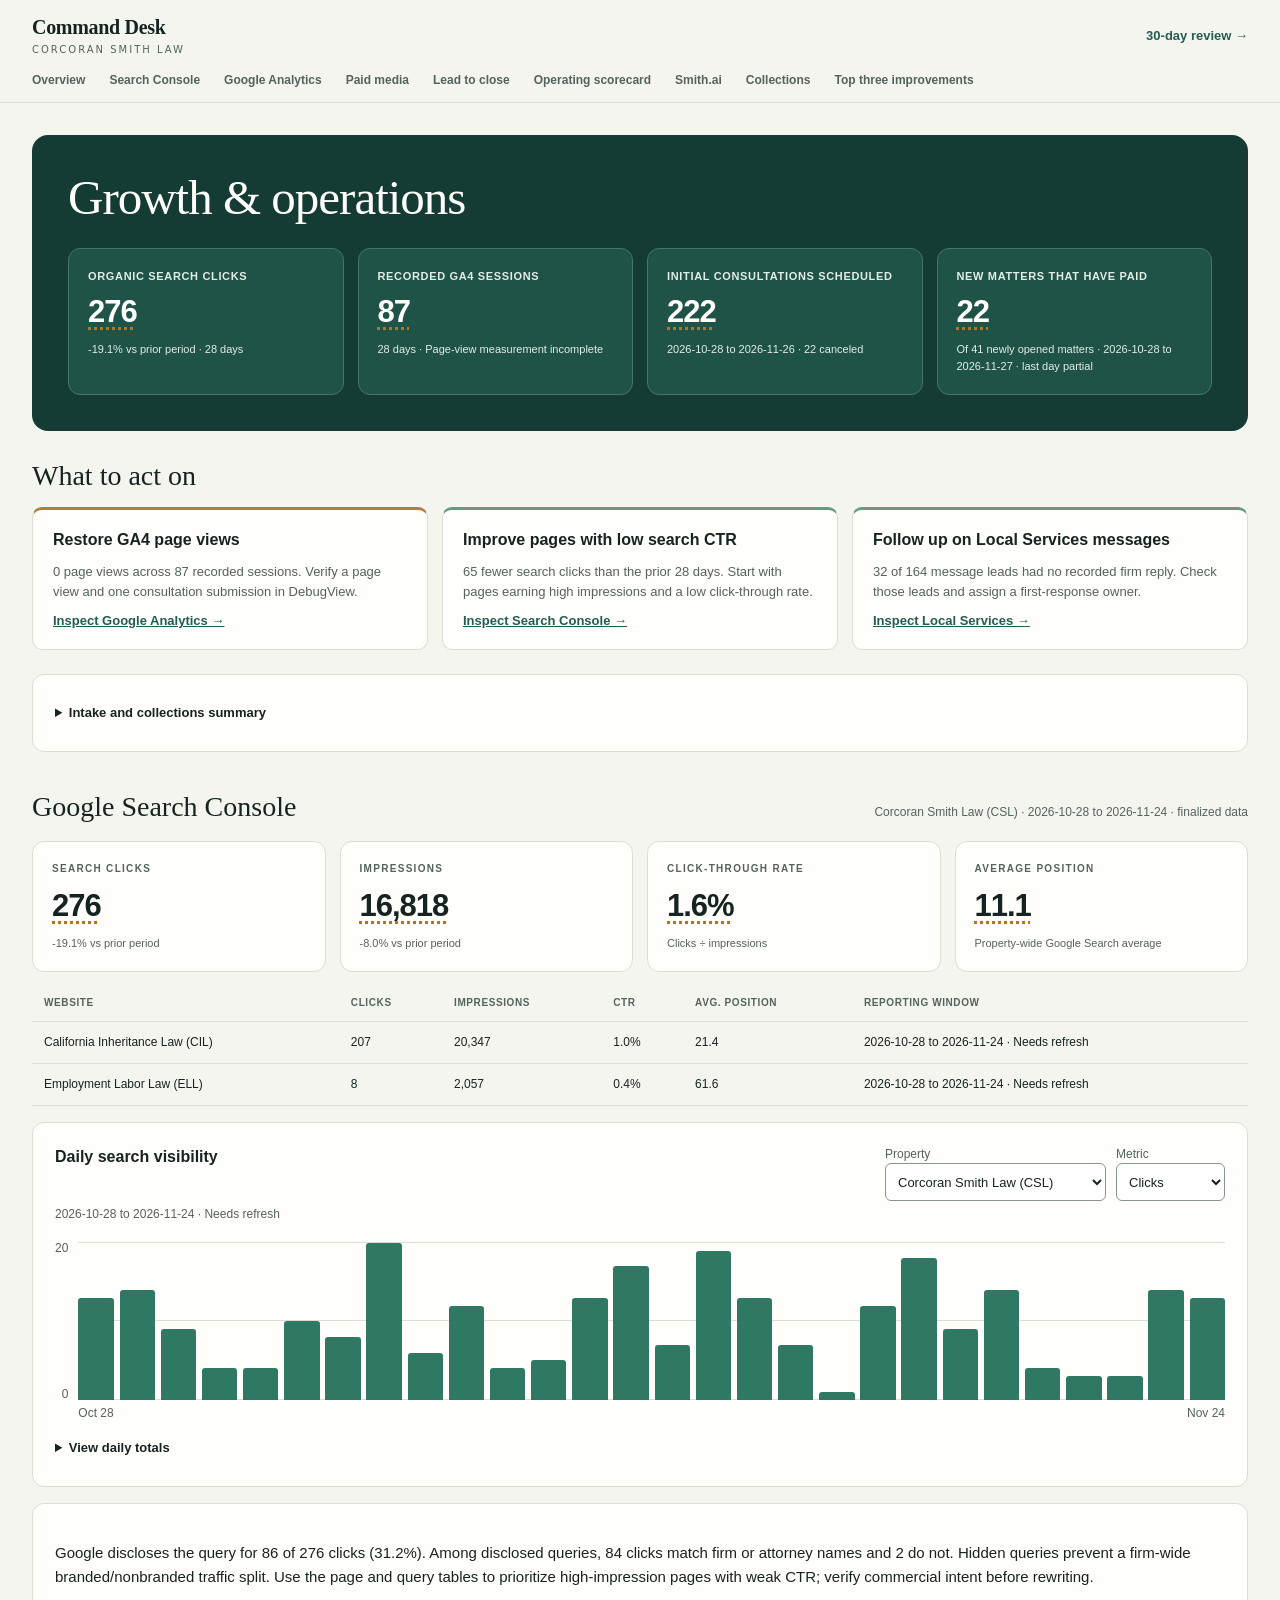
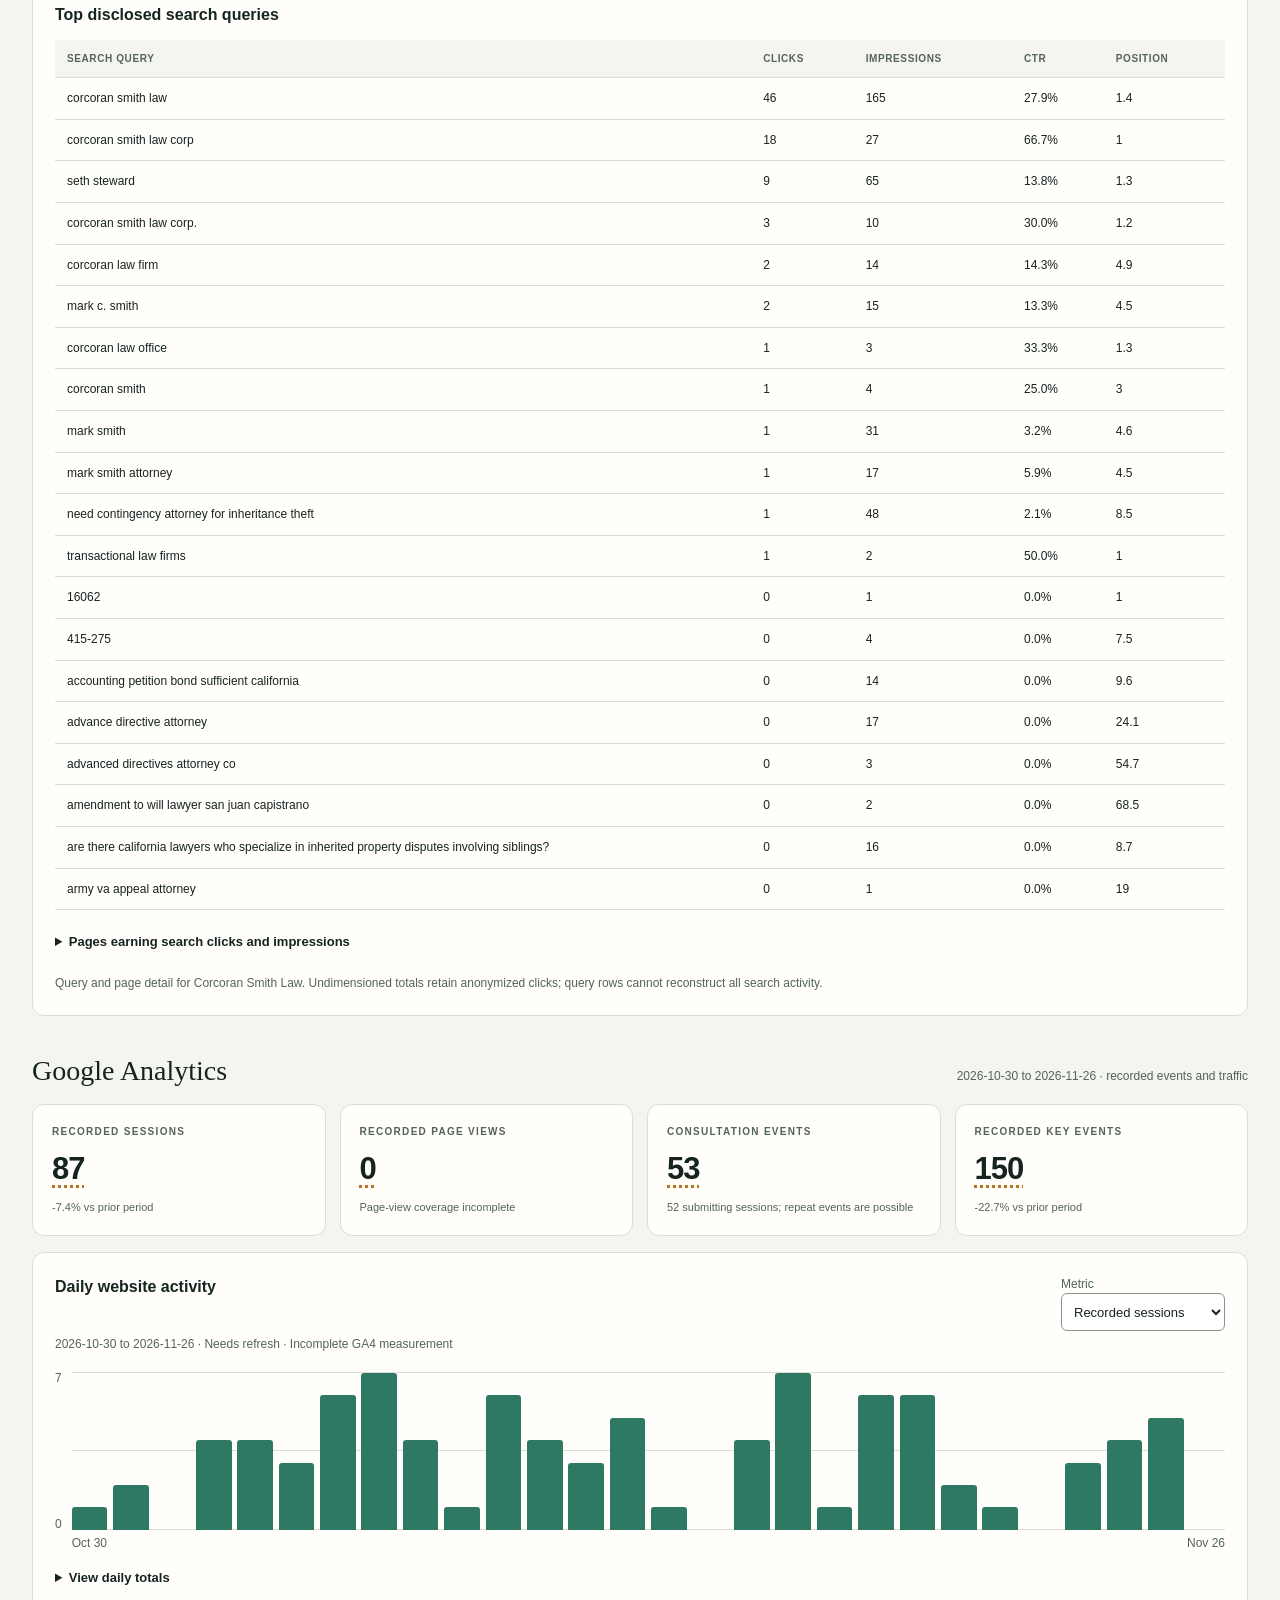
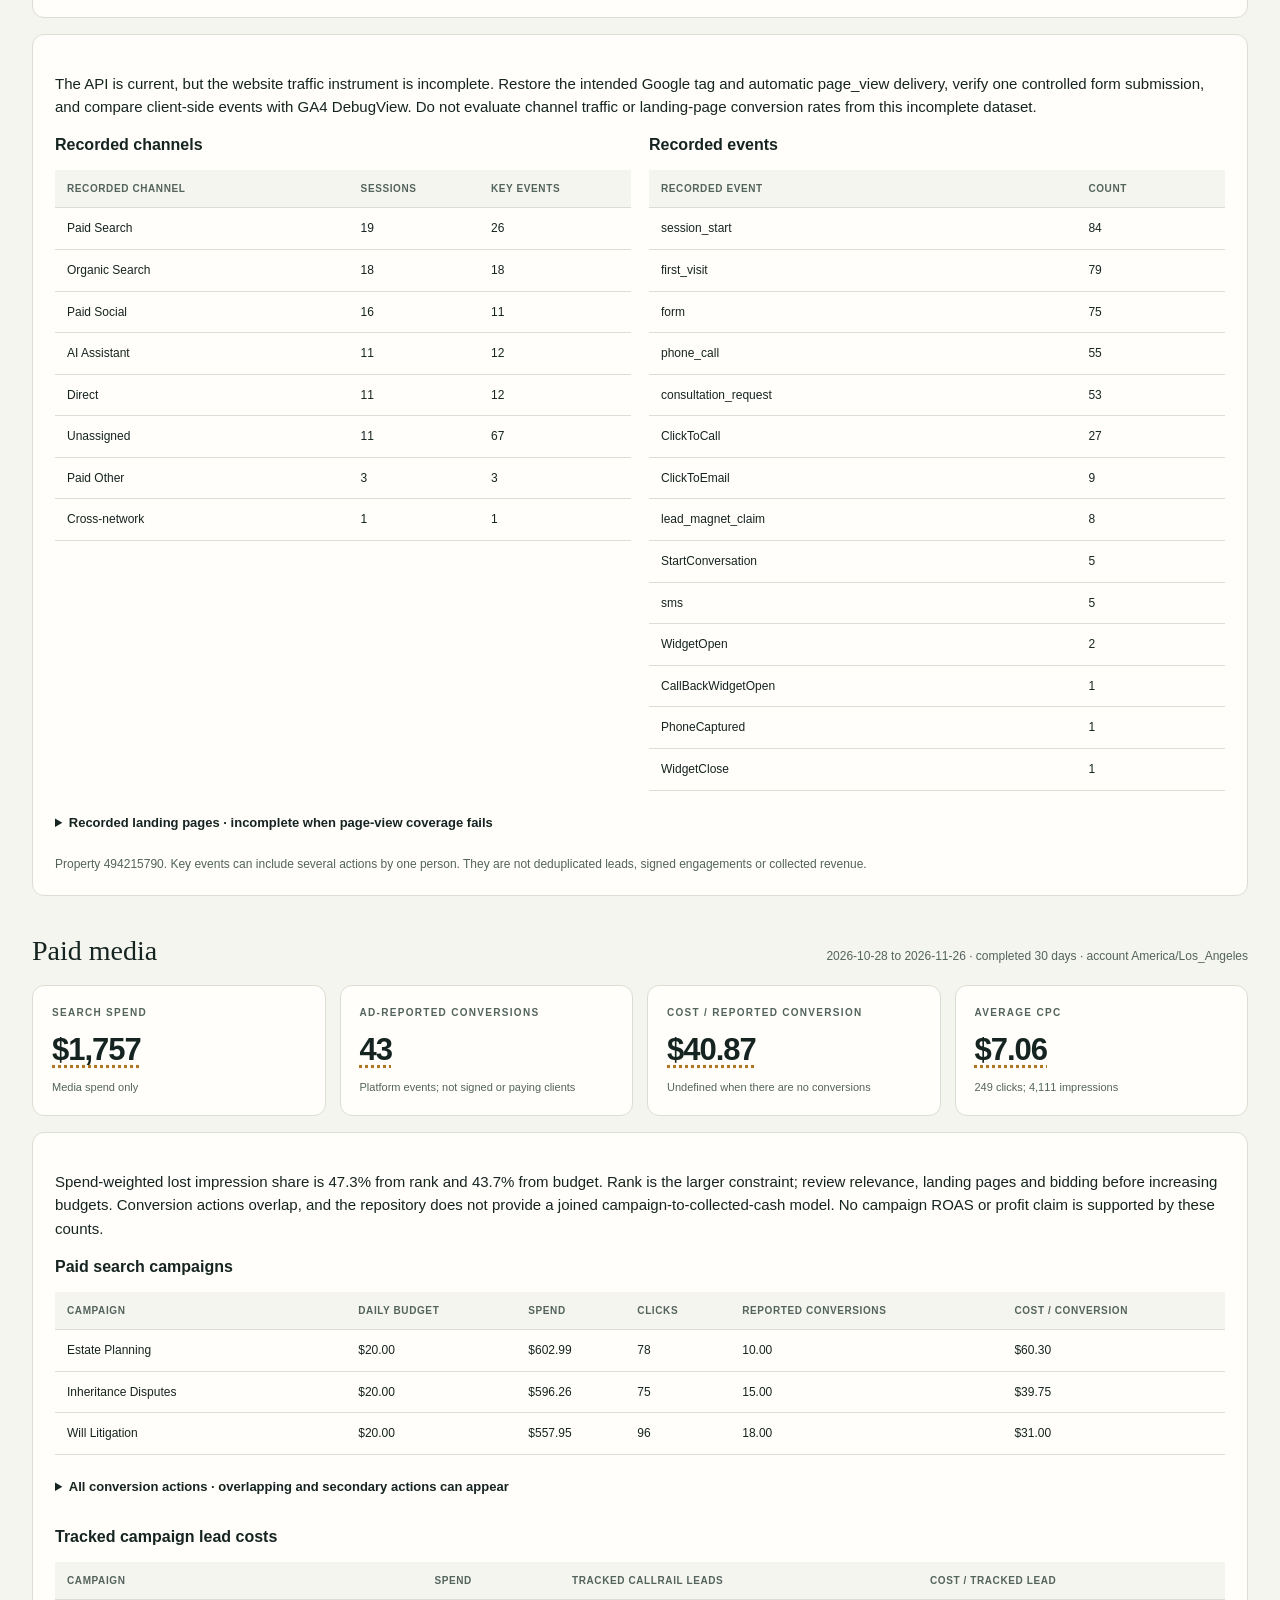
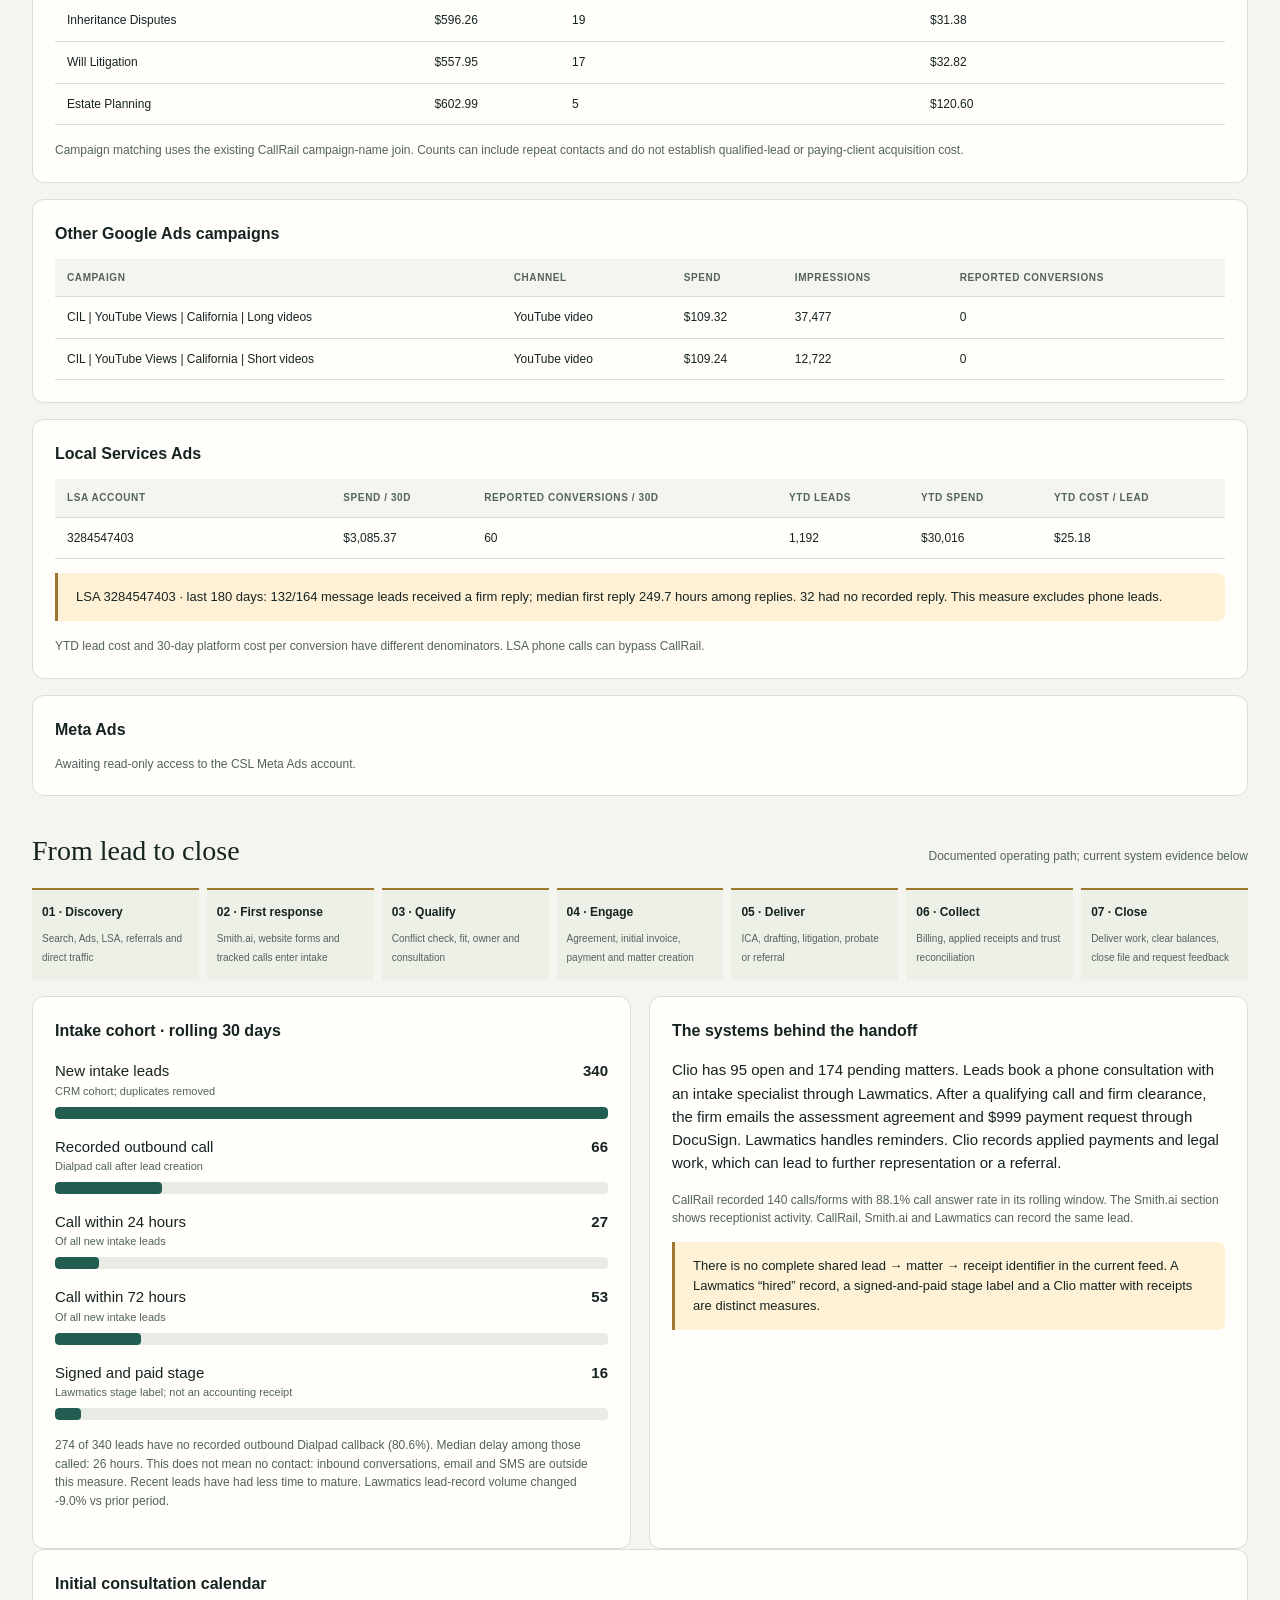
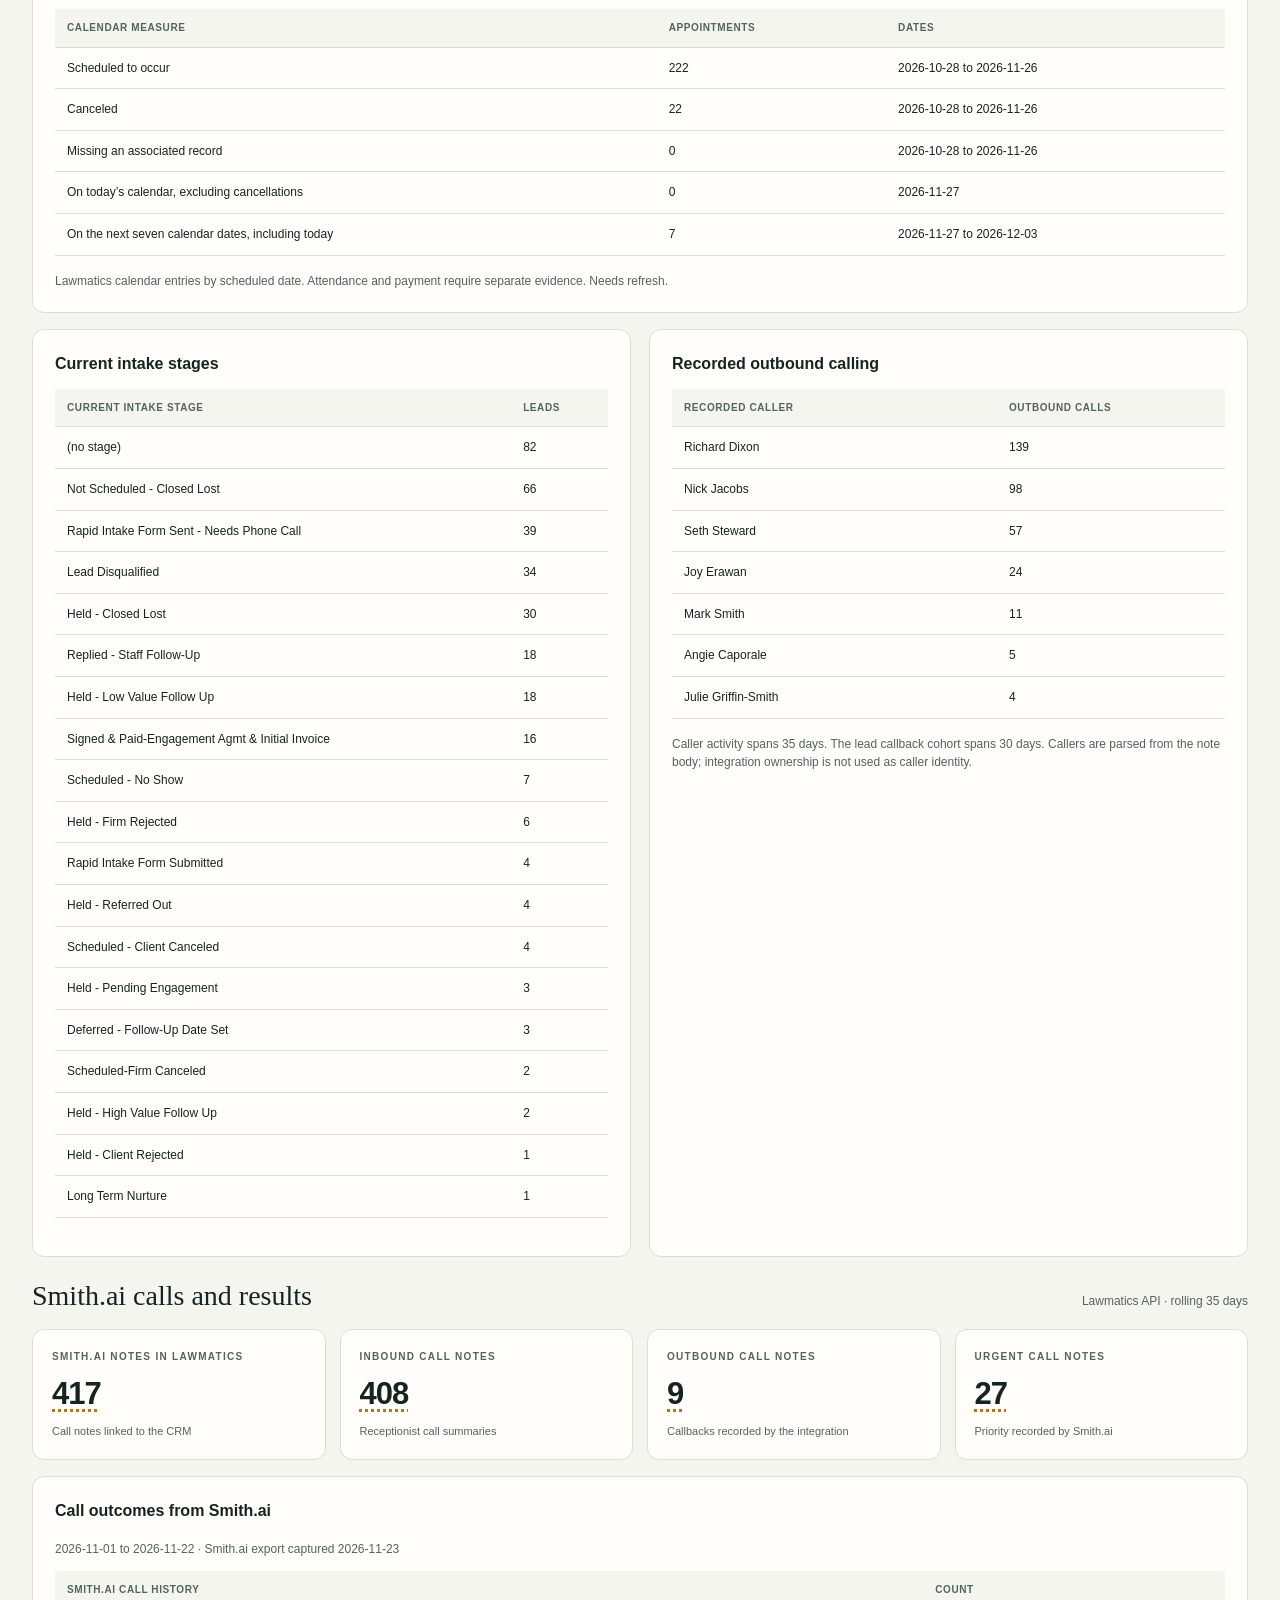
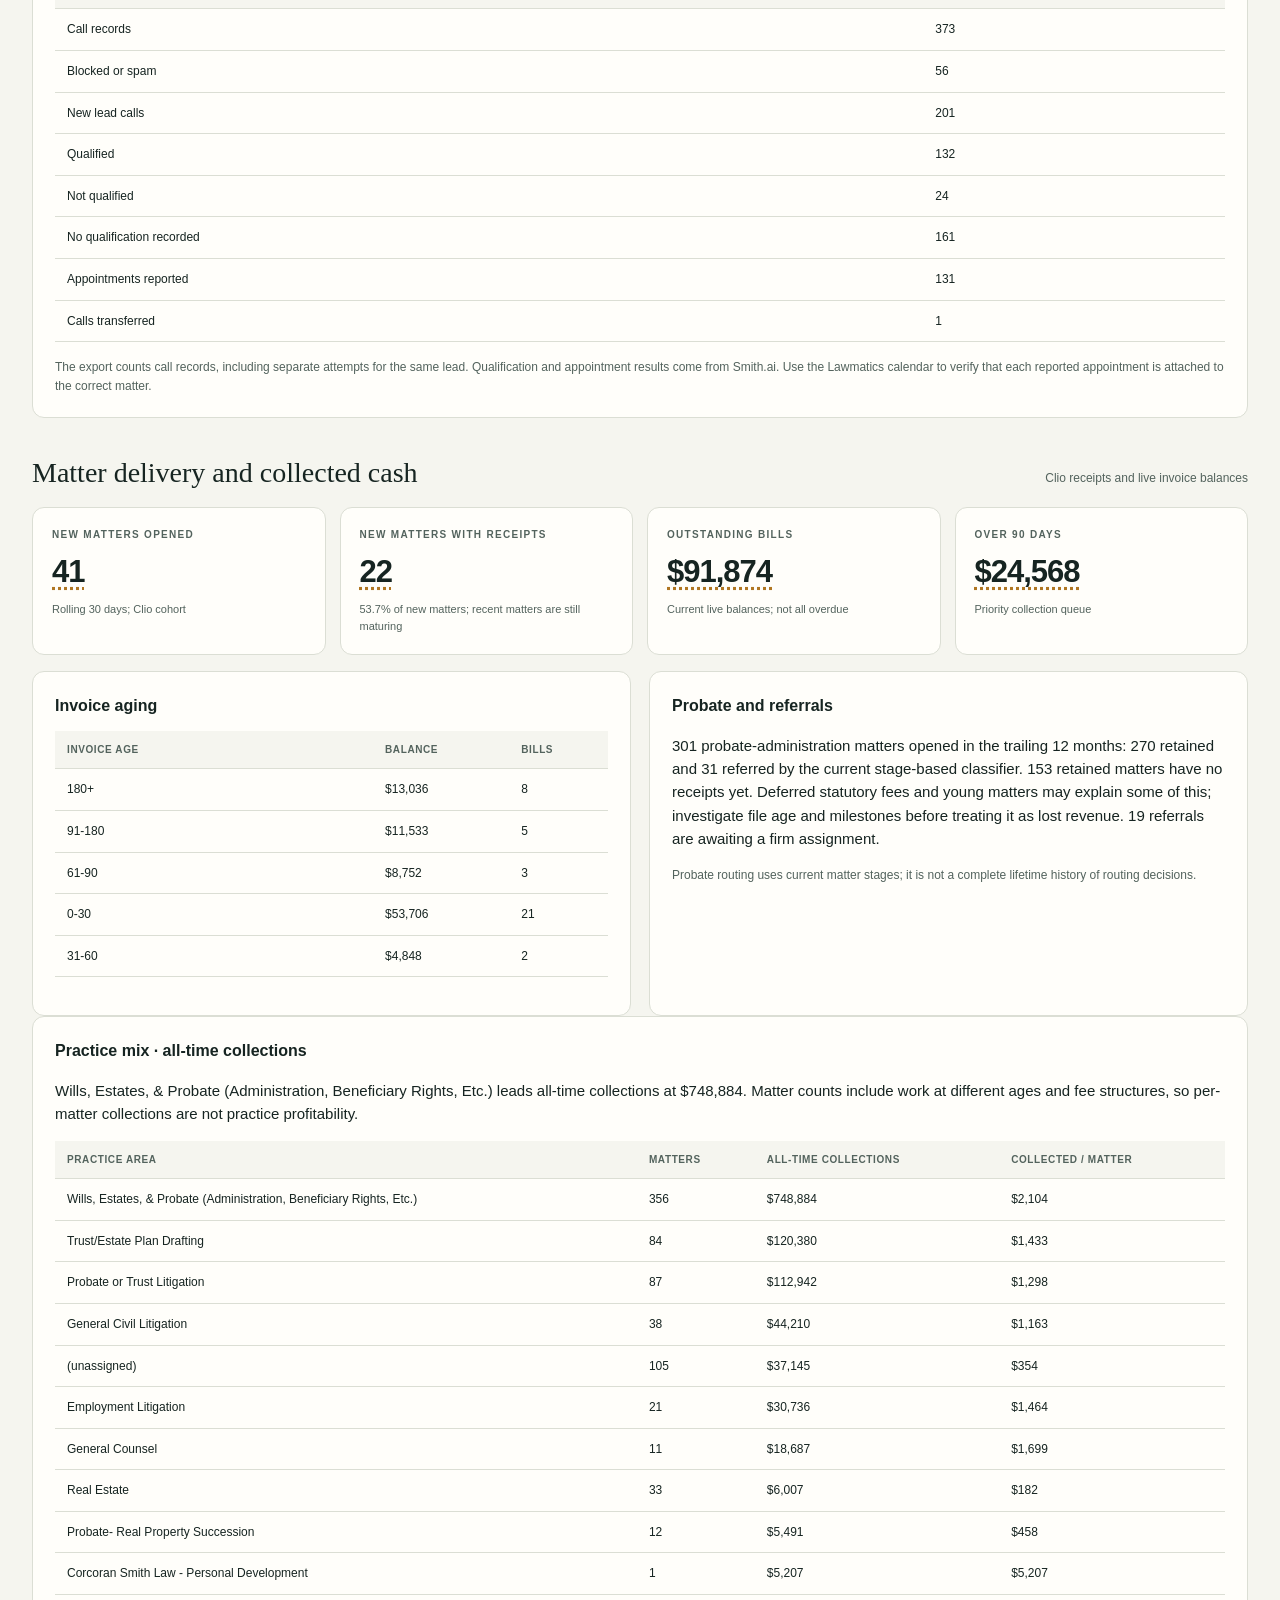
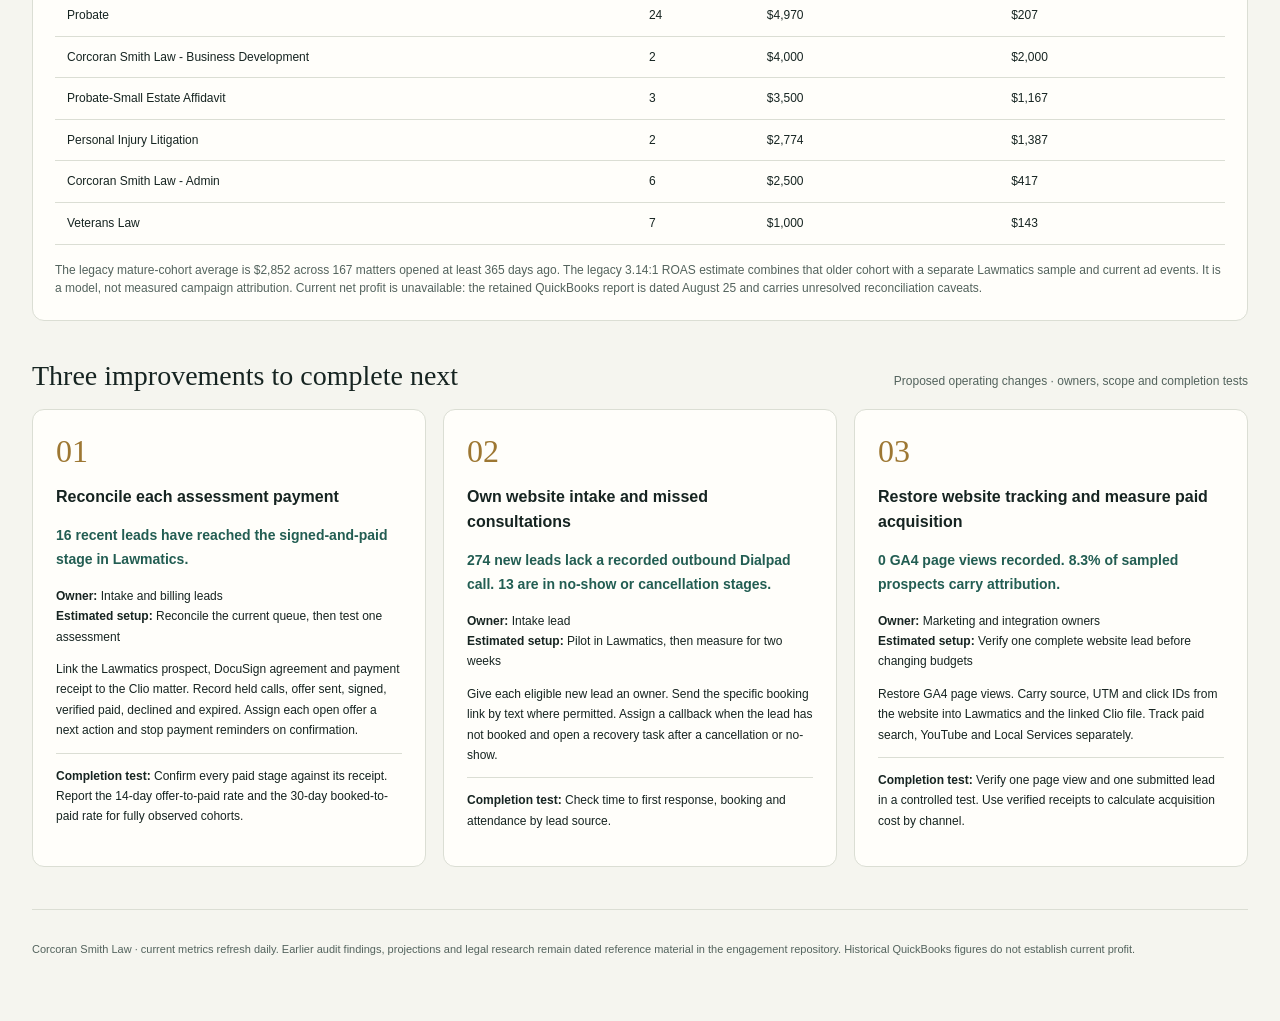
<file: index.html>
<!DOCTYPE html><html lang="en"><head><meta charset="utf-8"><meta name="robots" content="noindex, nofollow, noarchive, nosnippet"><title>CSL Command Desk</title>
<meta name="viewport" content="width=device-width, initial-scale=1">
<link rel="stylesheet" href="data-status.css?v=1ae7be1feb28">
<link rel="stylesheet" href="growth.css?v=5cc06a6a7d2a">
<script src="data-status.js?v=e63da4d74528"></script>
<script>window.CSL_ASSET_BASE='';</script>
<script src="marketing-trends.js?v=c9885d0d2d49" defer></script>
<script src="dashboard.js?v=d2fd0f75ff7b" defer></script>
<style>
:root{color-scheme:light;--page:#f5f5ef;--card:#fffefa;--ink:#162421;--ink-2:#53635d;--ink-3:#728078;--line:#dbded4;--accent:#225d52;--gold:#9d7732}
*{box-sizing:border-box}html{scroll-behavior:smooth;scroll-padding-top:130px}body{margin:0;background:var(--page);color:var(--ink);font:15px/1.55 -apple-system,BlinkMacSystemFont,"Segoe UI",sans-serif}a{color:var(--accent)}button,a,summary{touch-action:manipulation}a:focus-visible,summary:focus-visible{outline:3px solid var(--gold);outline-offset:4px}header{position:sticky;top:0;z-index:5;background:#f5f5eff5;backdrop-filter:blur(10px);border-bottom:1px solid var(--line)}.header-inner{max-width:1480px;margin:auto;padding:16px 32px 0}.brand-row{display:flex;gap:16px;align-items:center;justify-content:space-between}.brand{font:600 20px Georgia,serif;letter-spacing:-.3px}.firm{display:block;font:10px/1.5 system-ui,sans-serif;text-transform:uppercase;letter-spacing:2px;color:var(--ink-2);margin-top:3px}.review-link{font-size:13px;text-decoration:none;font-weight:650}nav{display:flex;gap:24px;overflow-x:auto;padding:14px 0 12px}nav a{white-space:nowrap;text-decoration:none;font-size:12px;font-weight:650;color:var(--ink-2)}main{max-width:1480px;margin:auto;padding:32px}.hero{display:flex;justify-content:space-between;align-items:end;gap:24px;margin-bottom:26px}.eyebrow{font-size:10px;font-weight:700;letter-spacing:2px;text-transform:uppercase;color:var(--gold);margin:0 0 10px}h1{font:400 clamp(32px,4vw,49px)/1.1 Georgia,serif;letter-spacing:-1px;margin:0 0 12px}h2{font:400 28px/1.2 Georgia,serif;margin:0}h3{font-size:16px;margin:0 0 10px}.hero p{margin:0;color:var(--ink-2)}.hero-side{max-width:290px;font-size:12px;border-left:2px solid var(--gold);padding-left:16px}.section{margin-top:38px;min-width:0}.section-head{display:flex;align-items:baseline;justify-content:space-between;gap:16px;margin-bottom:17px}.section-head p{font-size:12px;color:var(--ink-2);margin:0}.cards{display:grid;grid-template-columns:repeat(4,minmax(0,1fr));gap:14px}.metric{background:var(--card);border:1px solid var(--line);border-radius:12px;padding:19px;min-width:0}.metric .label{font-size:10px;line-height:1.5;text-transform:uppercase;letter-spacing:1.3px;font-weight:650;margin:0 0 13px;color:var(--ink-2)}.metric strong{font-size:31px;line-height:1.1;letter-spacing:-1px;font-weight:650}.metric p:last-child{font-size:11px;color:var(--ink-2);margin:12px 0 0}.panel{background:var(--card);border:1px solid var(--line);border-radius:12px;padding:22px;min-width:0;margin-top:16px}.two-col{display:grid;grid-template-columns:repeat(2,minmax(0,1fr));gap:18px;align-items:start}.two-col .panel{height:100%}.notice{background:#fff1d6;border-left:3px solid var(--gold);padding:14px 18px;font-size:13px;border-radius:0 7px 7px 0;margin:14px 0}.notice.good{background:#e9f0e7;border-color:var(--accent)}.lede{font-size:17px;line-height:1.75;max-width:1100px}.muted,.caption{color:var(--ink-2);font-size:12px}.caption{margin:16px 0 0}.table-scroll{overflow-x:auto;max-width:100%;margin-top:12px}table{width:100%;border-collapse:collapse;font-size:12px}th{text-align:left;font-size:10px;letter-spacing:.6px;text-transform:uppercase;color:var(--ink-2);background:#f5f5ef;white-space:nowrap}td,th{padding:11px 12px;border-bottom:1px solid var(--line);vertical-align:top}td:first-child{min-width:180px;max-width:440px;overflow-wrap:anywhere}td:not(:first-child){font-variant-numeric:tabular-nums;white-space:nowrap}details.table-details{margin-top:16px}summary{cursor:pointer;font-size:13px;font-weight:650;padding:6px 0}.bar-row{display:grid;grid-template-columns:75px minmax(0,1fr) 105px;gap:12px;align-items:center;font-size:12px;margin:15px 0}.bar-row b{text-align:right;font-variant-numeric:tabular-nums}.track{height:12px;border-radius:4px;background:#e9ece4;overflow:hidden}.track i{display:block;height:100%;background:var(--accent);border-radius:4px}.flow{display:grid;grid-template-columns:repeat(7,minmax(0,1fr));gap:8px;margin-top:20px}.flow div{border-top:2px solid var(--gold);padding:13px 10px;background:#edf0e7;font-size:12px}.flow b{display:block;margin-bottom:8px}.flow small{color:var(--ink-2)}.funnel-row{display:grid;grid-template-columns:minmax(0,1fr) 50px;gap:7px 16px;margin:16px 0}.funnel-row strong{text-align:right}.funnel-row small{display:block;font-size:11px;color:var(--ink-2)}.funnel-row .track{grid-column:1/-1}.priority-grid{display:grid;grid-template-columns:repeat(3,minmax(0,1fr));gap:17px}.priority{background:var(--card);padding:23px;border:1px solid var(--line);border-radius:12px}.rank{font:32px Georgia,serif;color:var(--gold);display:block;margin-bottom:15px}.priority p{font-size:12px;line-height:1.7}.priority .evidence{font-size:14px;color:var(--accent);font-weight:600}.done{border-top:1px solid var(--line);padding-top:12px}.source-link{font-size:11px}.review-only{display:none}footer{border-top:1px solid var(--line);margin:42px 0 0;padding:20px 0;font-size:11px;color:var(--ink-2)}
@media(max-width:1000px){.flow{grid-template-columns:repeat(4,minmax(0,1fr))}.priority-grid{grid-template-columns:1fr}.cards{grid-template-columns:repeat(2,minmax(0,1fr))}.hero-side{display:none}}
@media(max-width:650px){.header-inner{padding:12px 18px 0}main{padding:24px 18px}.brand{font-size:17px}.review-link{font-size:11px}nav{gap:20px}.hero{display:block}.section-head{display:block}.section-head p{margin-top:8px}.two-col{grid-template-columns:minmax(0,1fr);gap:0}.cards{gap:10px}.metric{padding:15px}.metric strong{font-size:26px}.panel{padding:17px}.flow{grid-template-columns:repeat(2,minmax(0,1fr))}.bar-row{grid-template-columns:65px minmax(0,1fr) 85px;gap:8px;font-size:11px}.data-source-list li{min-width:0}h2{font-size:25px}}
@media(prefers-reduced-motion:reduce){html{scroll-behavior:auto}}

.skip{position:absolute;left:16px;top:-80px;background:var(--card);padding:8px;z-index:10}.skip:focus{top:8px}
</style></head><body>
<a href="#overview" class="skip">Skip to dashboard content</a>
<header><div class="header-inner"><div class="brand-row"><div class="brand">Command Desk<span class="firm">Corcoran Smith Law</span></div><a class="review-link" href="review/">30-day review →</a></div><nav aria-label="Dashboard sections"><a href="#overview">Overview</a><a href="#search">Search Console</a><a href="#analytics">Google Analytics</a><a href="#advertising">Paid media</a><a href="#lead-to-close">Lead to close</a><a href="operations/">Operating scorecard</a><a href="#smith-ai">Smith.ai</a><a href="#cash">Collections</a><a href="#improvements">Top three improvements</a></nav></div></header>
<main>
<section id="overview" aria-labelledby="growth-title">
  <div class="growth-hero"><h1 id="growth-title">Growth &amp; operations</h1><div id="scorecard" class="cards" data-dynamic></div></div>
  <div class="growth-actions"><h2>What to act on</h2><div id="growth-actions" class="growth-action-grid" data-dynamic></div></div>
  <details class="panel growth-summary"><summary>Intake and collections summary</summary><p id="business-summary" class="lede">Current figures are loading.</p><p id="cash-summary" class="muted"></p><h3>Collections over six complete months</h3><div id="collections-chart" data-dynamic></div><p id="collections-caption" class="caption"></p></details>
</section>
<section id="search" class="section"><div class="section-head"><h2>Google Search Console</h2><p id="gsc-window"></p></div><div id="gsc-metrics" class="cards" data-dynamic></div><div id="gsc-related-sites" data-dynamic></div><div id="gsc-trend" data-dynamic></div><div class="panel"><p id="gsc-analysis"></p><h3>Top disclosed search queries</h3><div id="gsc-queries" data-dynamic></div><details class="table-details"><summary>Pages earning search clicks and impressions</summary><div id="gsc-pages" data-dynamic></div></details><p class="caption">Query and page detail for Corcoran Smith Law. Undimensioned totals retain anonymized clicks; query rows cannot reconstruct all search activity.</p></div></section>
<section id="analytics" class="section"><div class="section-head"><h2>Google Analytics</h2><p id="ga4-window"></p></div><div id="ga4-metrics" class="cards" data-dynamic></div><div id="ga4-trend" data-dynamic></div><div class="panel"><p id="ga4-analysis"></p><div class="two-col"><div><h3>Recorded channels</h3><div id="ga4-channels" data-dynamic></div></div><div><h3>Recorded events</h3><div id="ga4-events" data-dynamic></div></div></div><details class="table-details"><summary>Recorded landing pages · incomplete when page-view coverage fails</summary><div id="ga4-landings" data-dynamic></div></details><p class="caption">Property 494215790. Key events can include several actions by one person. They are not deduplicated leads, signed engagements or collected revenue.</p></div></section>
<section id="advertising" class="section"><div class="section-head"><h2>Paid media</h2><p id="ads-window"></p></div><div id="ads-metrics" class="cards" data-dynamic></div><div class="panel"><p id="ads-analysis"></p><h3>Paid search campaigns</h3><div id="ads-campaigns" data-dynamic></div><details class="table-details"><summary>All conversion actions · overlapping and secondary actions can appear</summary><div id="ads-actions" data-dynamic></div></details><h3 style="margin-top:22px">Tracked campaign lead costs</h3><div id="campecon" data-dynamic></div><p id="campaign-note" class="caption"></p></div><div id="other-ads-panel" class="panel" hidden><h3>Other Google Ads campaigns</h3><div id="other-ads-table" data-dynamic></div></div><div class="panel"><h3>Local Services Ads</h3><div id="lsa-table" data-dynamic></div><div id="lsa-response" data-dynamic></div><p class="caption">YTD lead cost and 30-day platform cost per conversion have different denominators. LSA phone calls can bypass CallRail.</p></div><div id="meta-ads" data-dynamic></div></section>
<section id="lead-to-close" class="section"><div class="section-head"><h2>From lead to close</h2><p>Documented operating path; current system evidence below</p></div><div class="flow" aria-label="Firm business process"><div><b>01 · Discovery</b><small>Search, Ads, LSA, referrals and direct traffic</small></div><div><b>02 · First response</b><small>Smith.ai, website forms and tracked calls enter intake</small></div><div><b>03 · Qualify</b><small>Conflict check, fit, owner and consultation</small></div><div><b>04 · Engage</b><small>Agreement, initial invoice, payment and matter creation</small></div><div><b>05 · Deliver</b><small>ICA, drafting, litigation, probate or referral</small></div><div><b>06 · Collect</b><small>Billing, applied receipts and trust reconciliation</small></div><div><b>07 · Close</b><small>Deliver work, clear balances, close file and request feedback</small></div></div><div class="two-col"><div class="panel"><h3>Intake cohort · rolling 30 days</h3><div id="funnel" data-dynamic></div><p id="intake-analysis" class="caption"></p></div><div class="panel"><h3>The systems behind the handoff</h3><p id="delivery-note"></p><p id="tracking-evidence" class="caption"></p><p class="notice">There is no complete shared lead → matter → receipt identifier in the current feed. A Lawmatics “hired” record, a signed-and-paid stage label and a Clio matter with receipts are distinct measures.</p></div></div><div class="panel"><h3>Initial consultation calendar</h3><div id="consultation-calendar" data-dynamic></div><p id="consultation-window" class="caption"></p></div><div class="two-col"><div class="panel"><h3>Current intake stages</h3><div id="outcomes" data-dynamic></div></div><div class="panel"><h3>Recorded outbound calling</h3><div id="callers" data-dynamic></div><p id="caller-note" class="caption"></p></div></div></section>
<section id="smith-ai" class="section"><div class="section-head"><h2>Smith.ai calls and results</h2><p id="smith-window"></p></div><div id="smith-metrics" class="cards" data-dynamic></div><div class="panel"><h3>Call outcomes from Smith.ai</h3><p id="smith-export-window" class="caption"></p><div id="smith-results" data-dynamic></div><p id="smith-result-note" class="caption"></p></div></section>
<section id="cash" class="section"><div class="section-head"><h2>Matter delivery and collected cash</h2><p>Clio receipts and live invoice balances</p></div><div id="close-metrics" class="cards" data-dynamic></div><div class="two-col"><div class="panel"><h3>Invoice aging</h3><div id="ar-table" data-dynamic></div></div><div class="panel"><h3>Probate and referrals</h3><p id="probate-note"></p><p class="caption">Probate routing uses current matter stages; it is not a complete lifetime history of routing decisions.</p></div></div><div class="panel"><h3>Practice mix · all-time collections</h3><p id="practice-note"></p><div id="practice-table" data-dynamic></div><p id="model-note" class="caption"></p></div></section>
<section id="improvements" class="section"><div class="section-head"><h2>Three improvements to complete next</h2><p>Proposed operating changes · owners, scope and completion tests</p></div><div id="priorities" class="priority-grid" data-dynamic></div></section>
<footer><p>Corcoran Smith Law · current metrics refresh daily. Earlier audit findings, projections and legal research remain dated reference material in the engagement repository. Historical QuickBooks figures do not establish current profit.</p></footer></main>
</body></html>
</file>
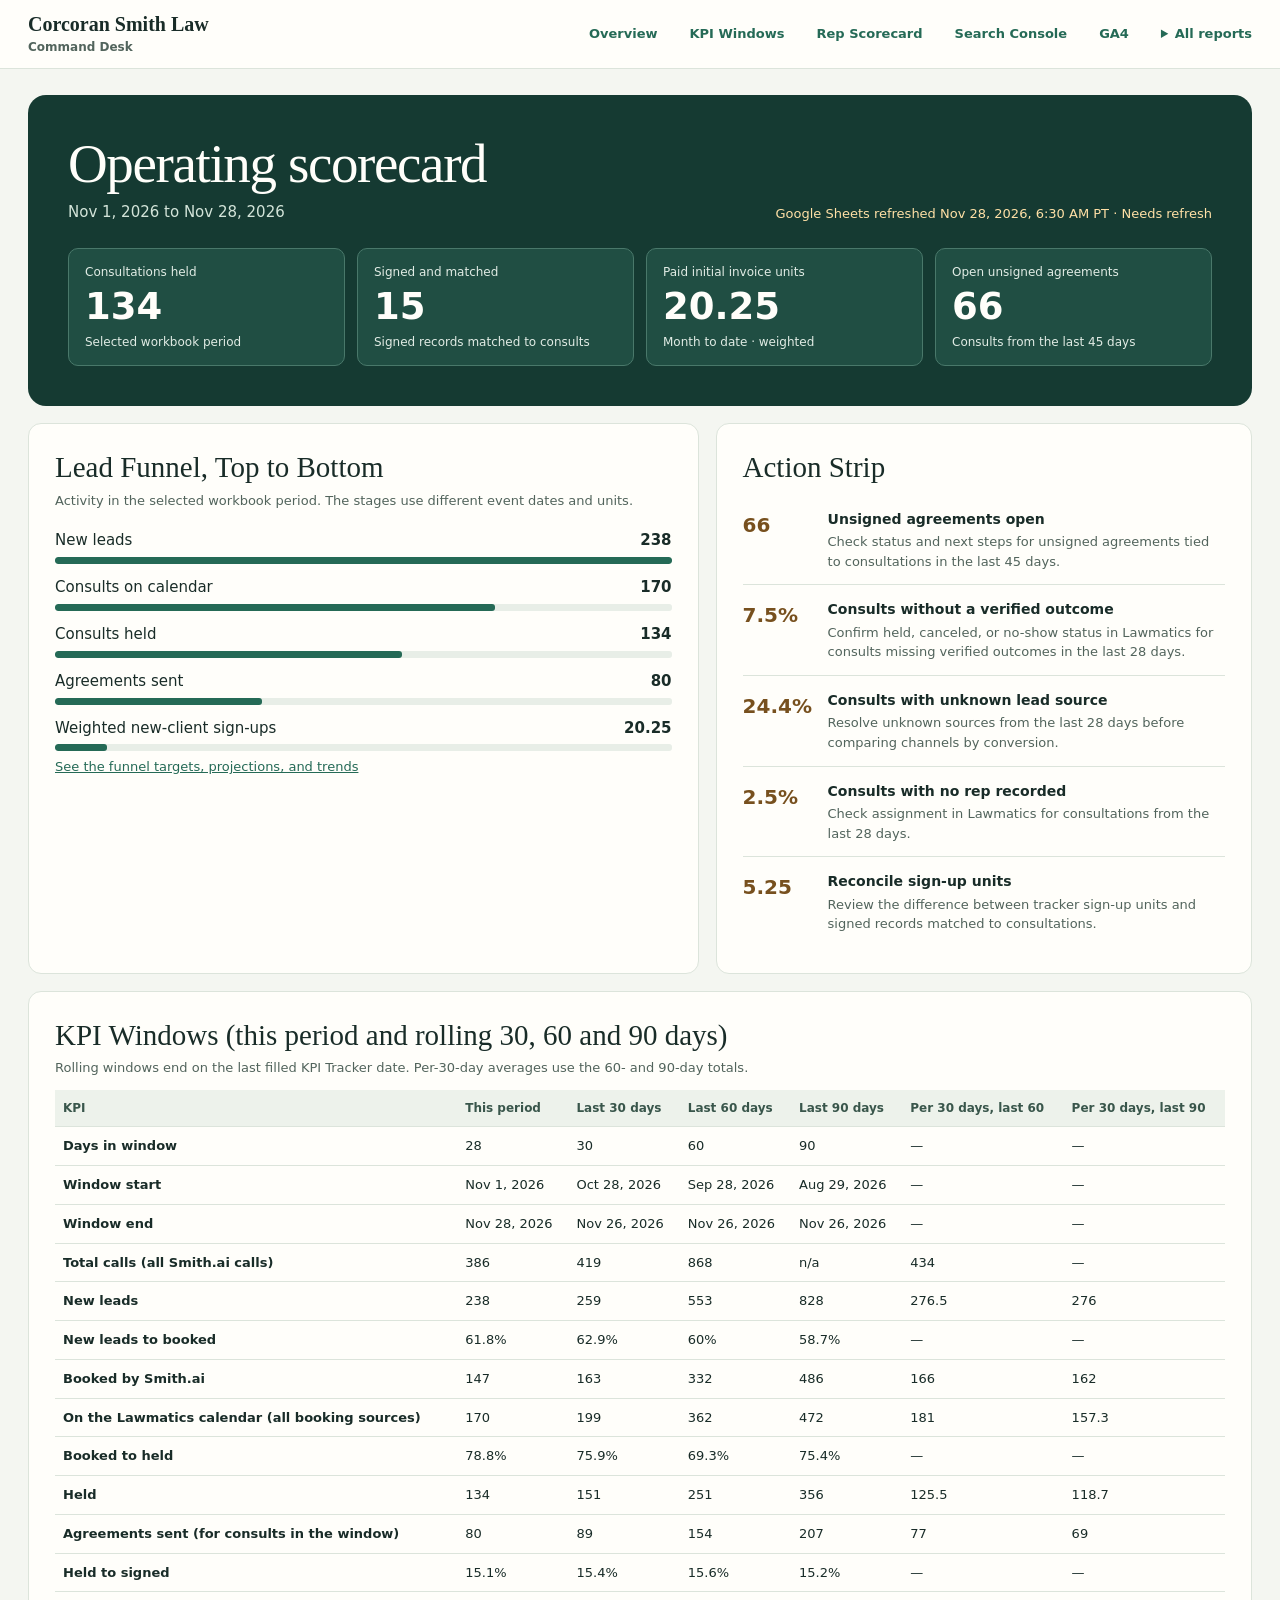
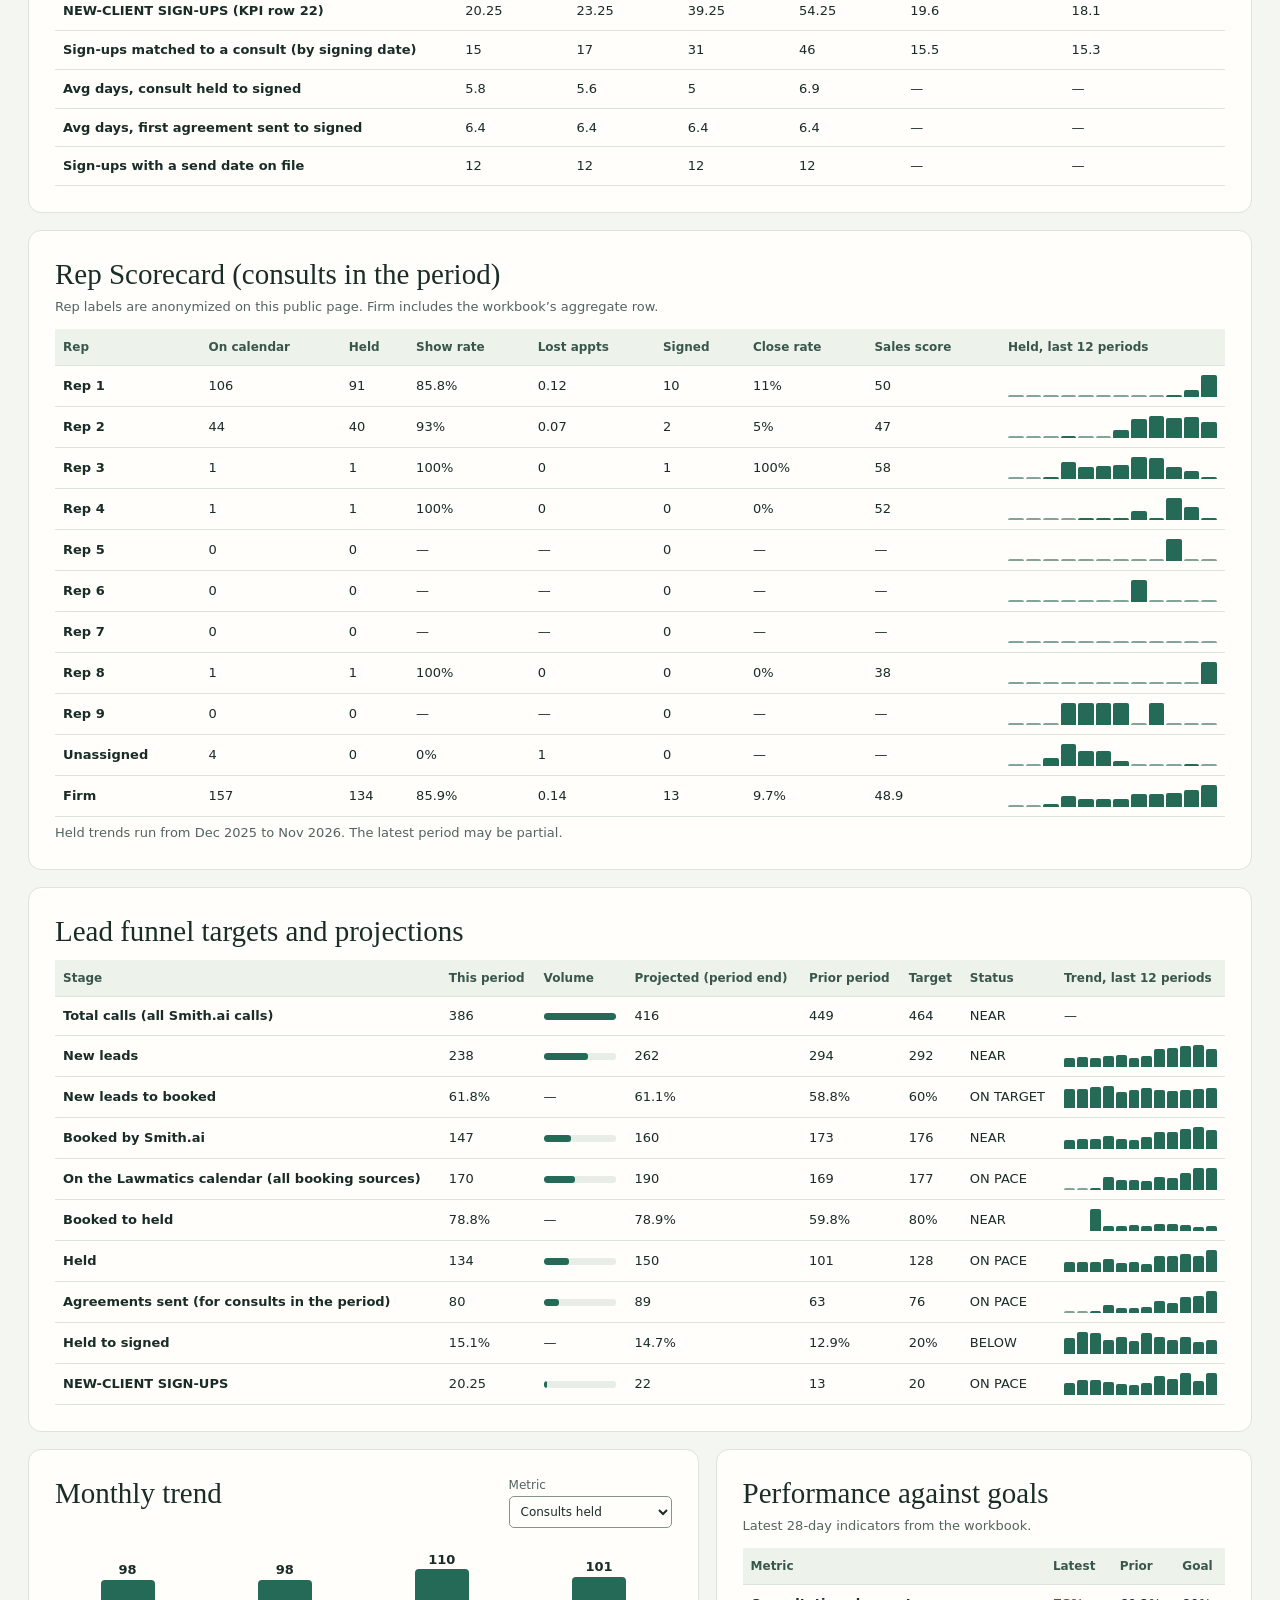
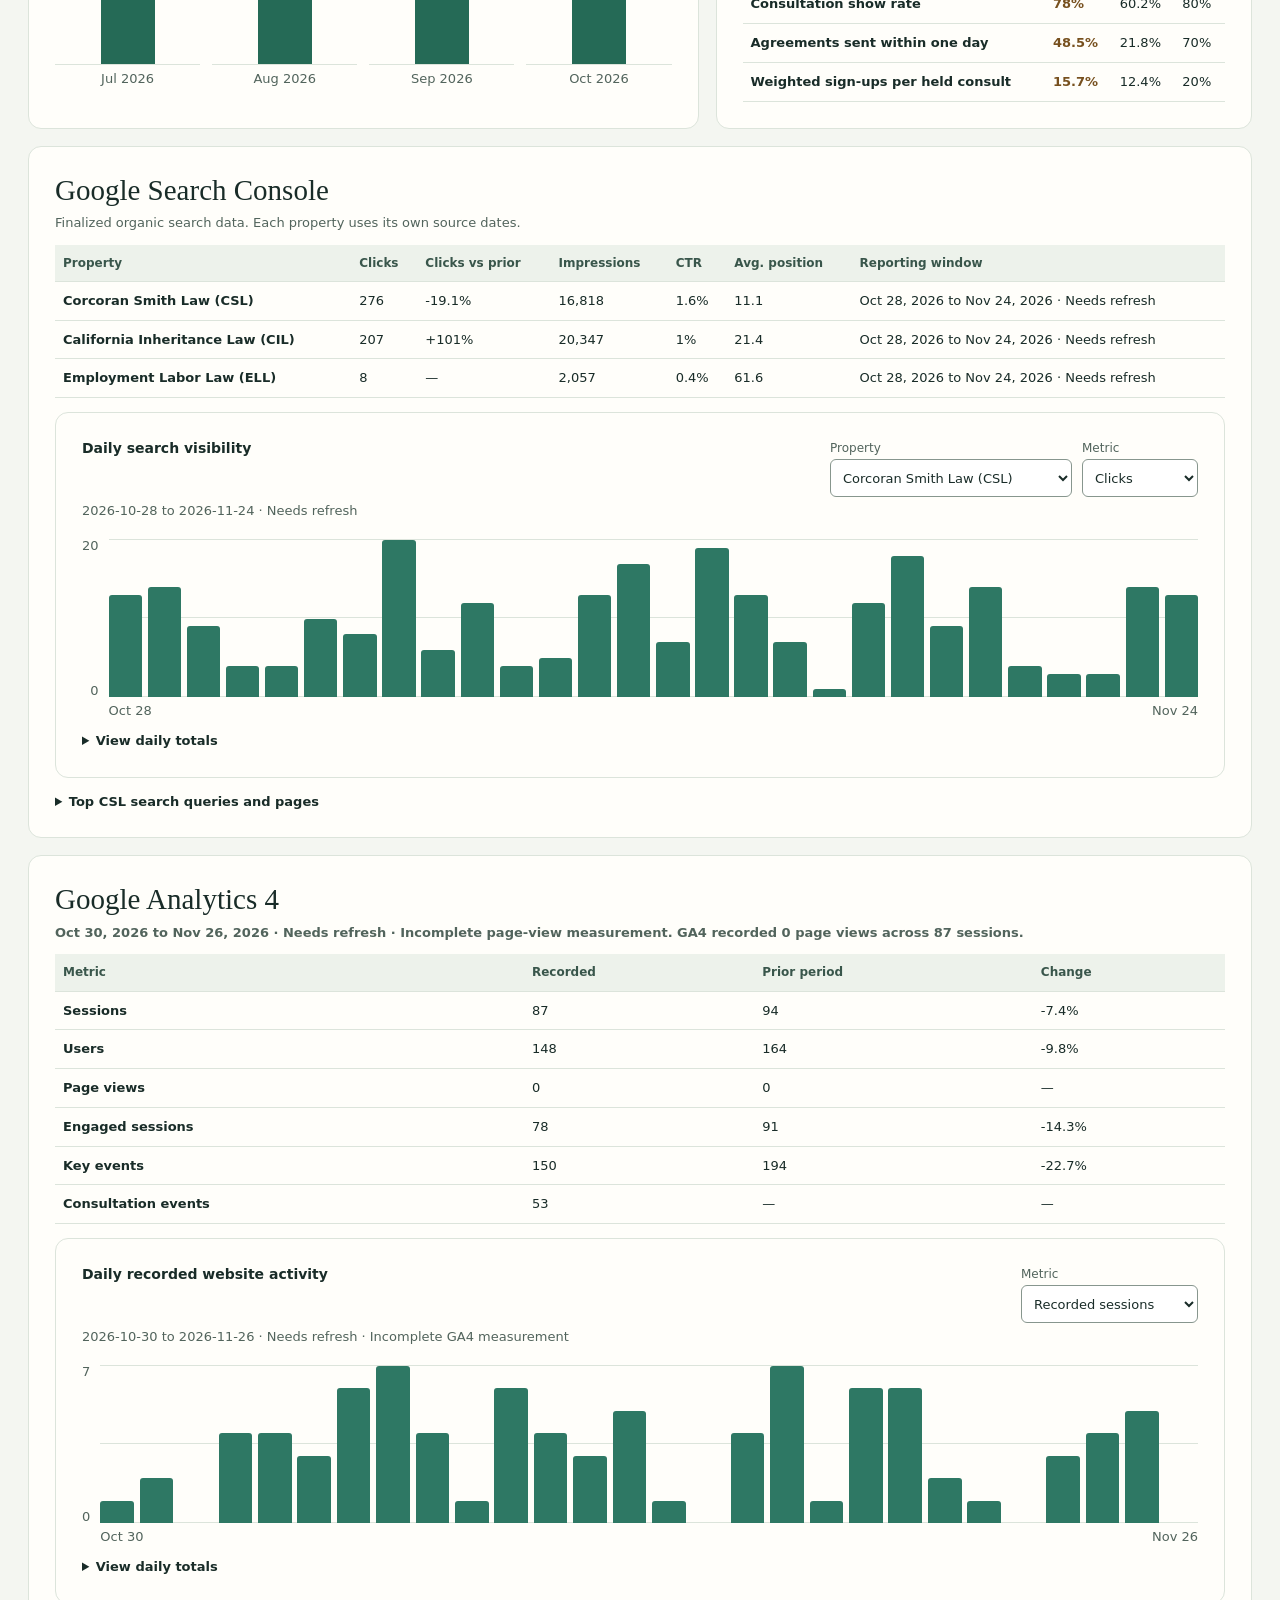
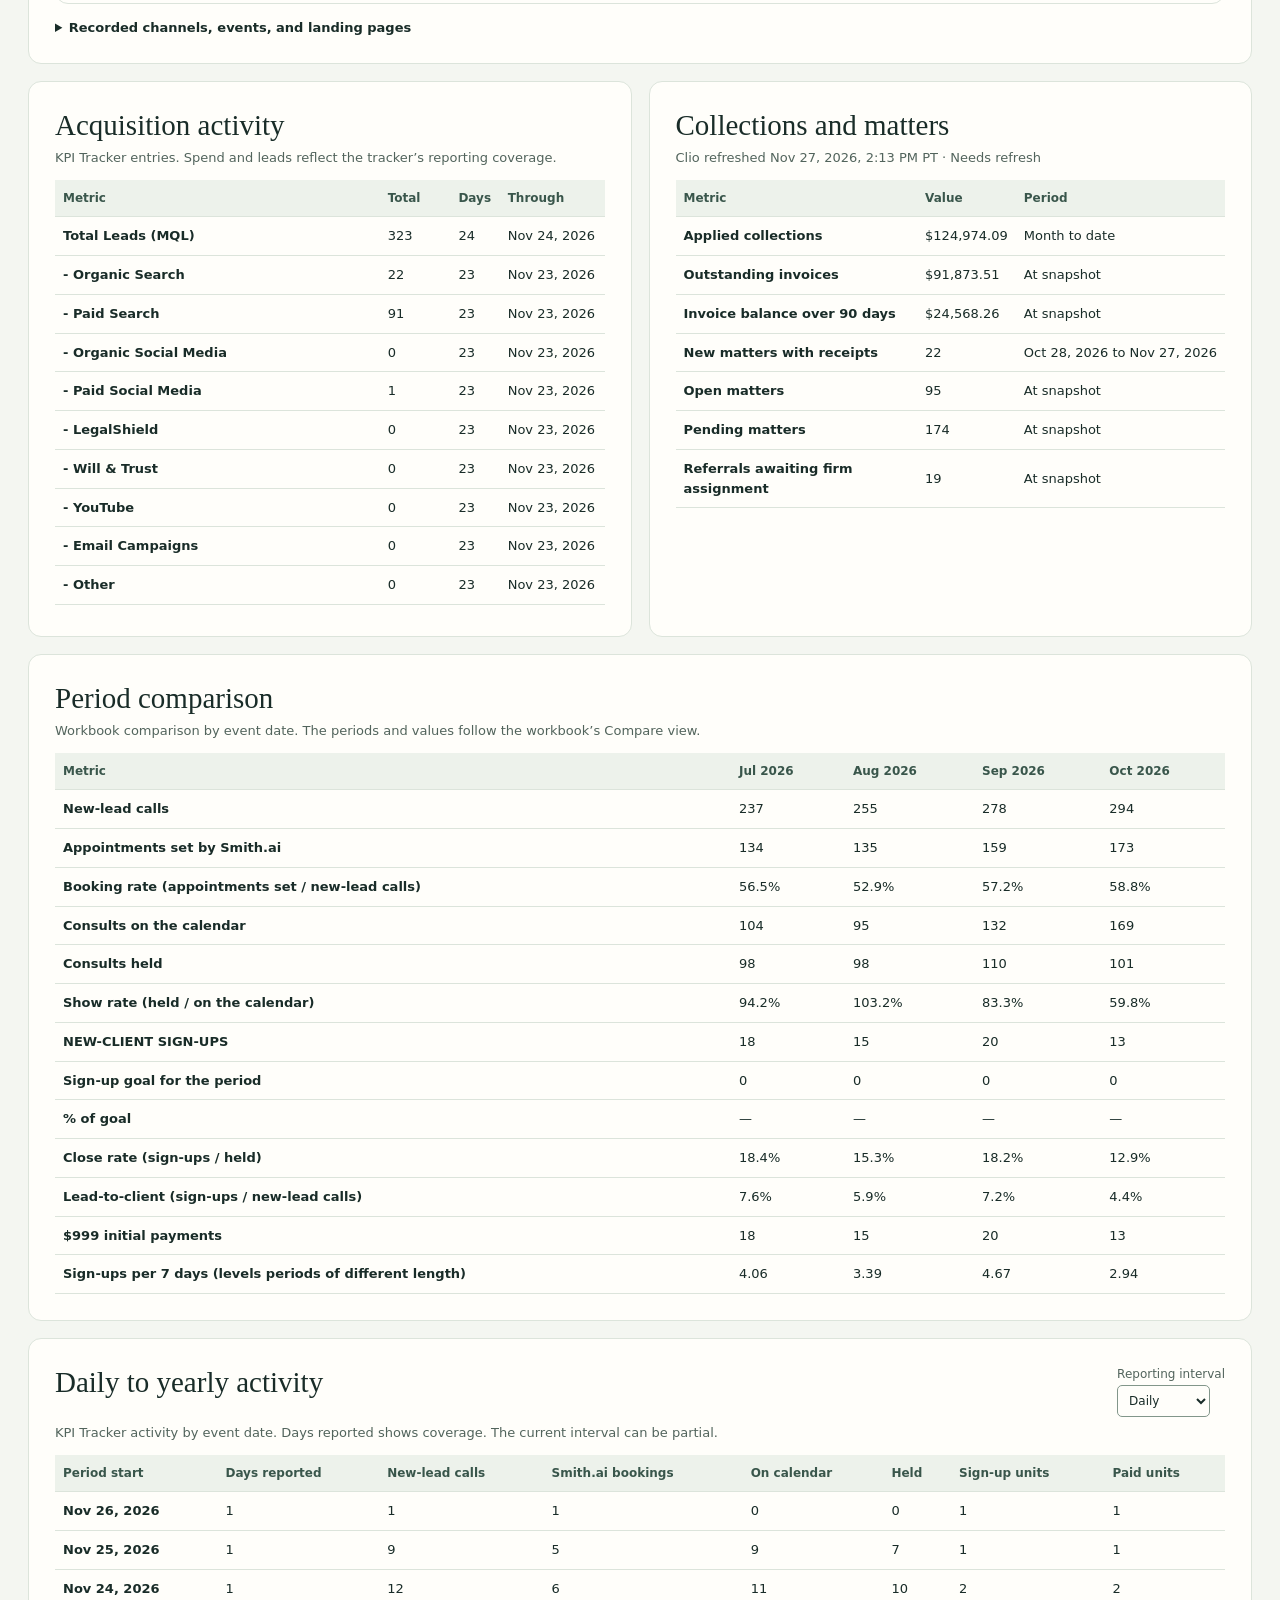
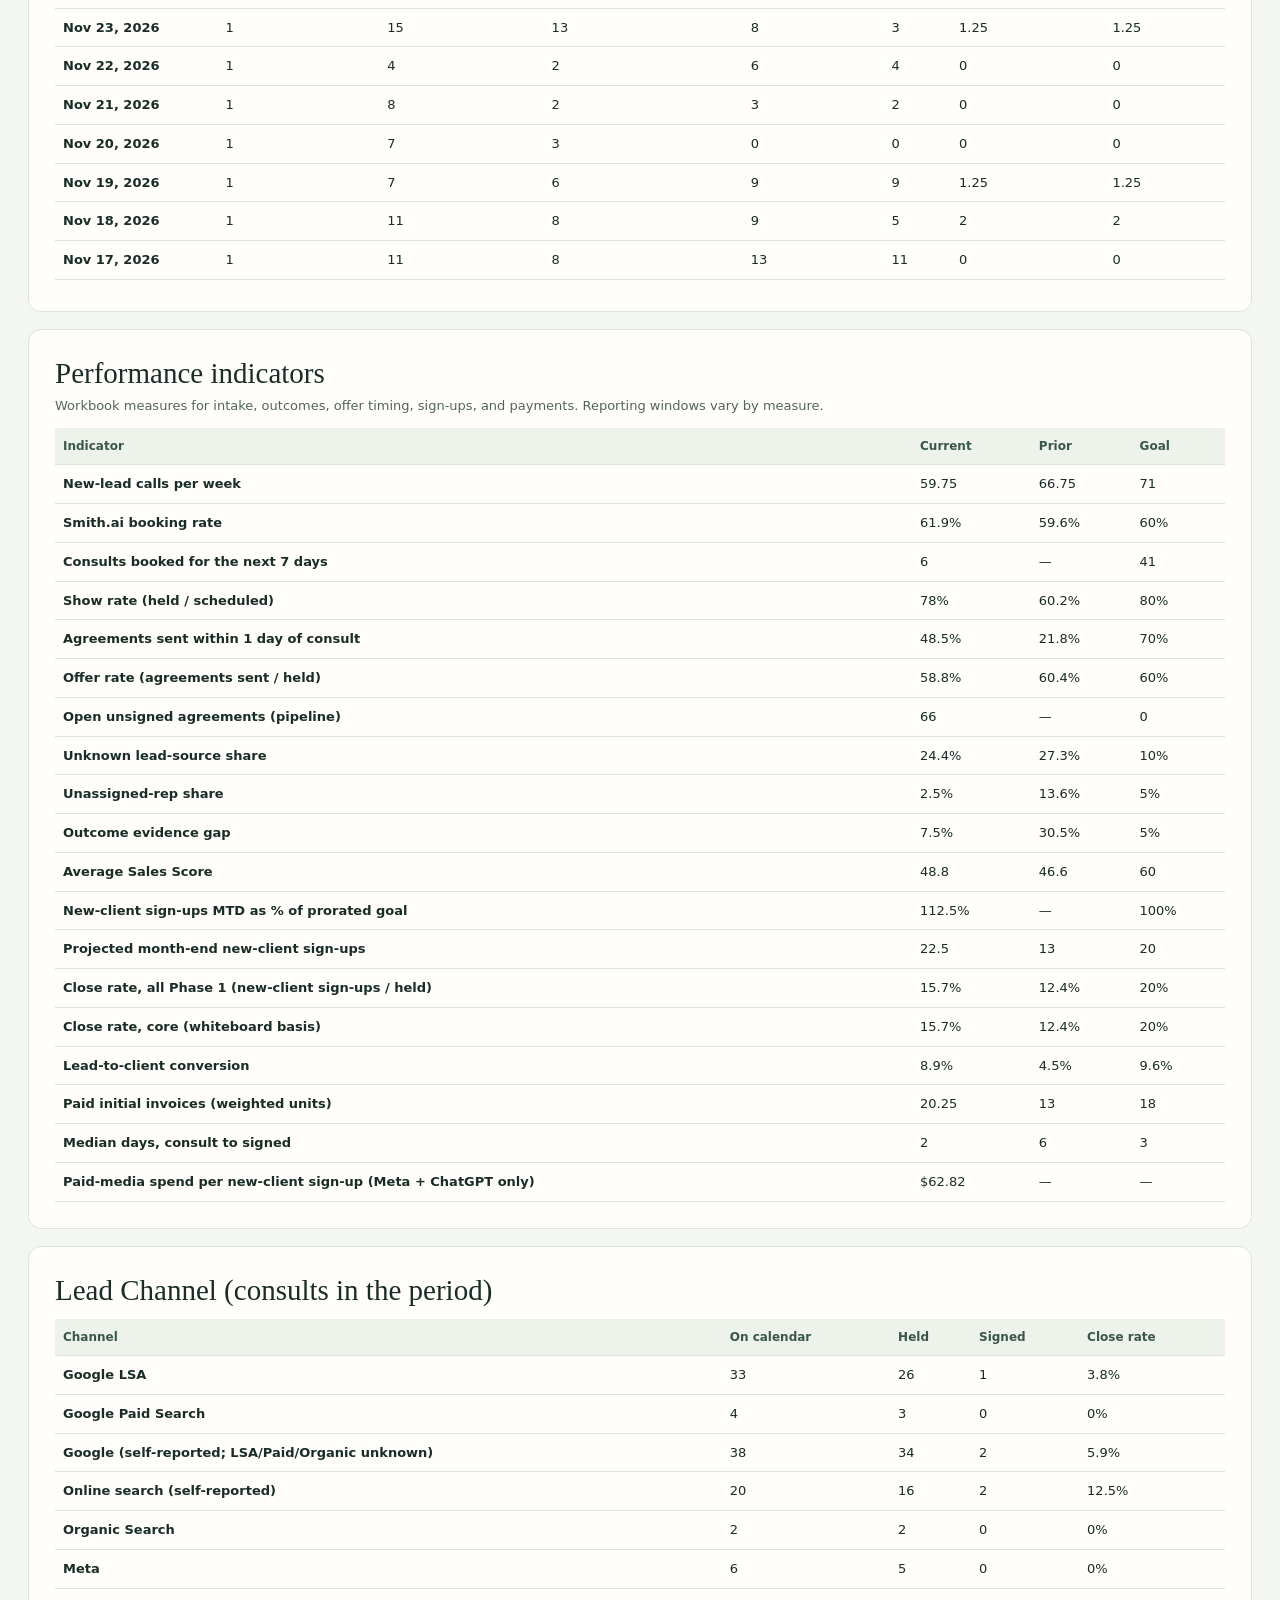
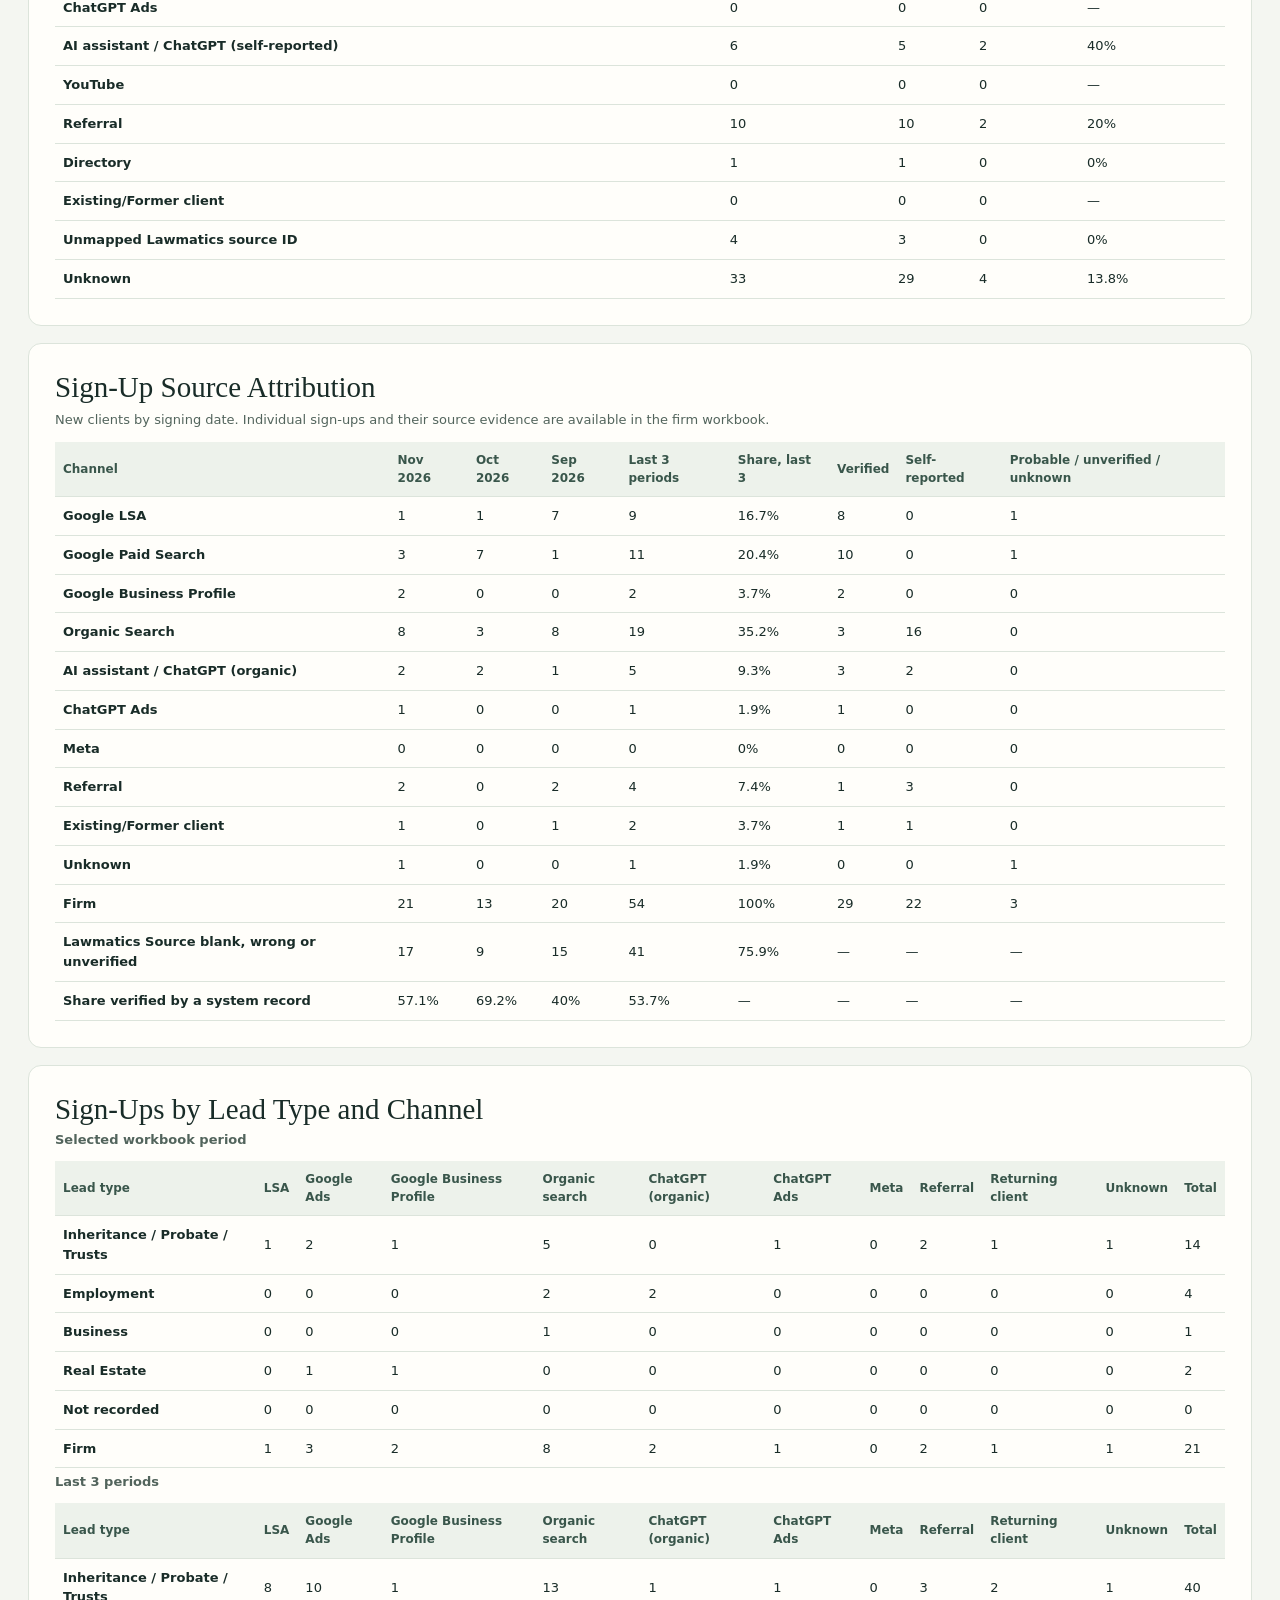
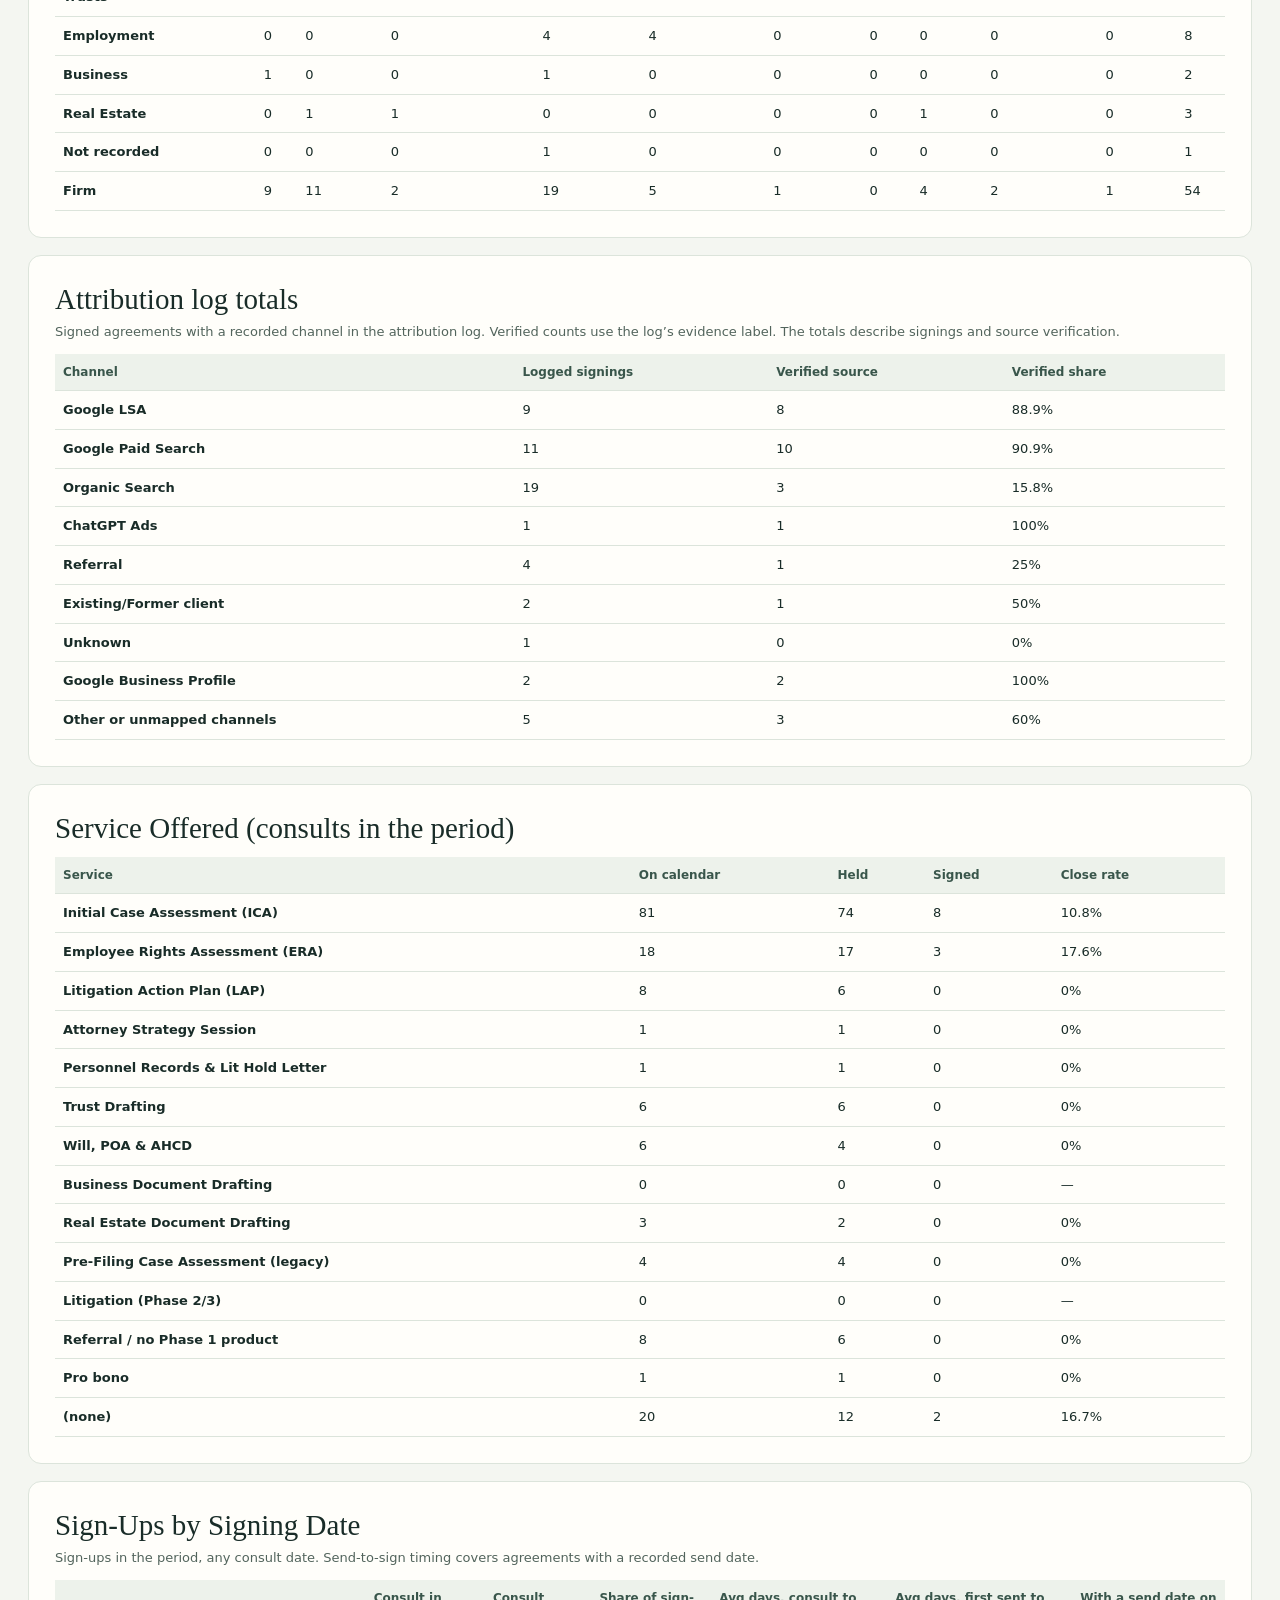
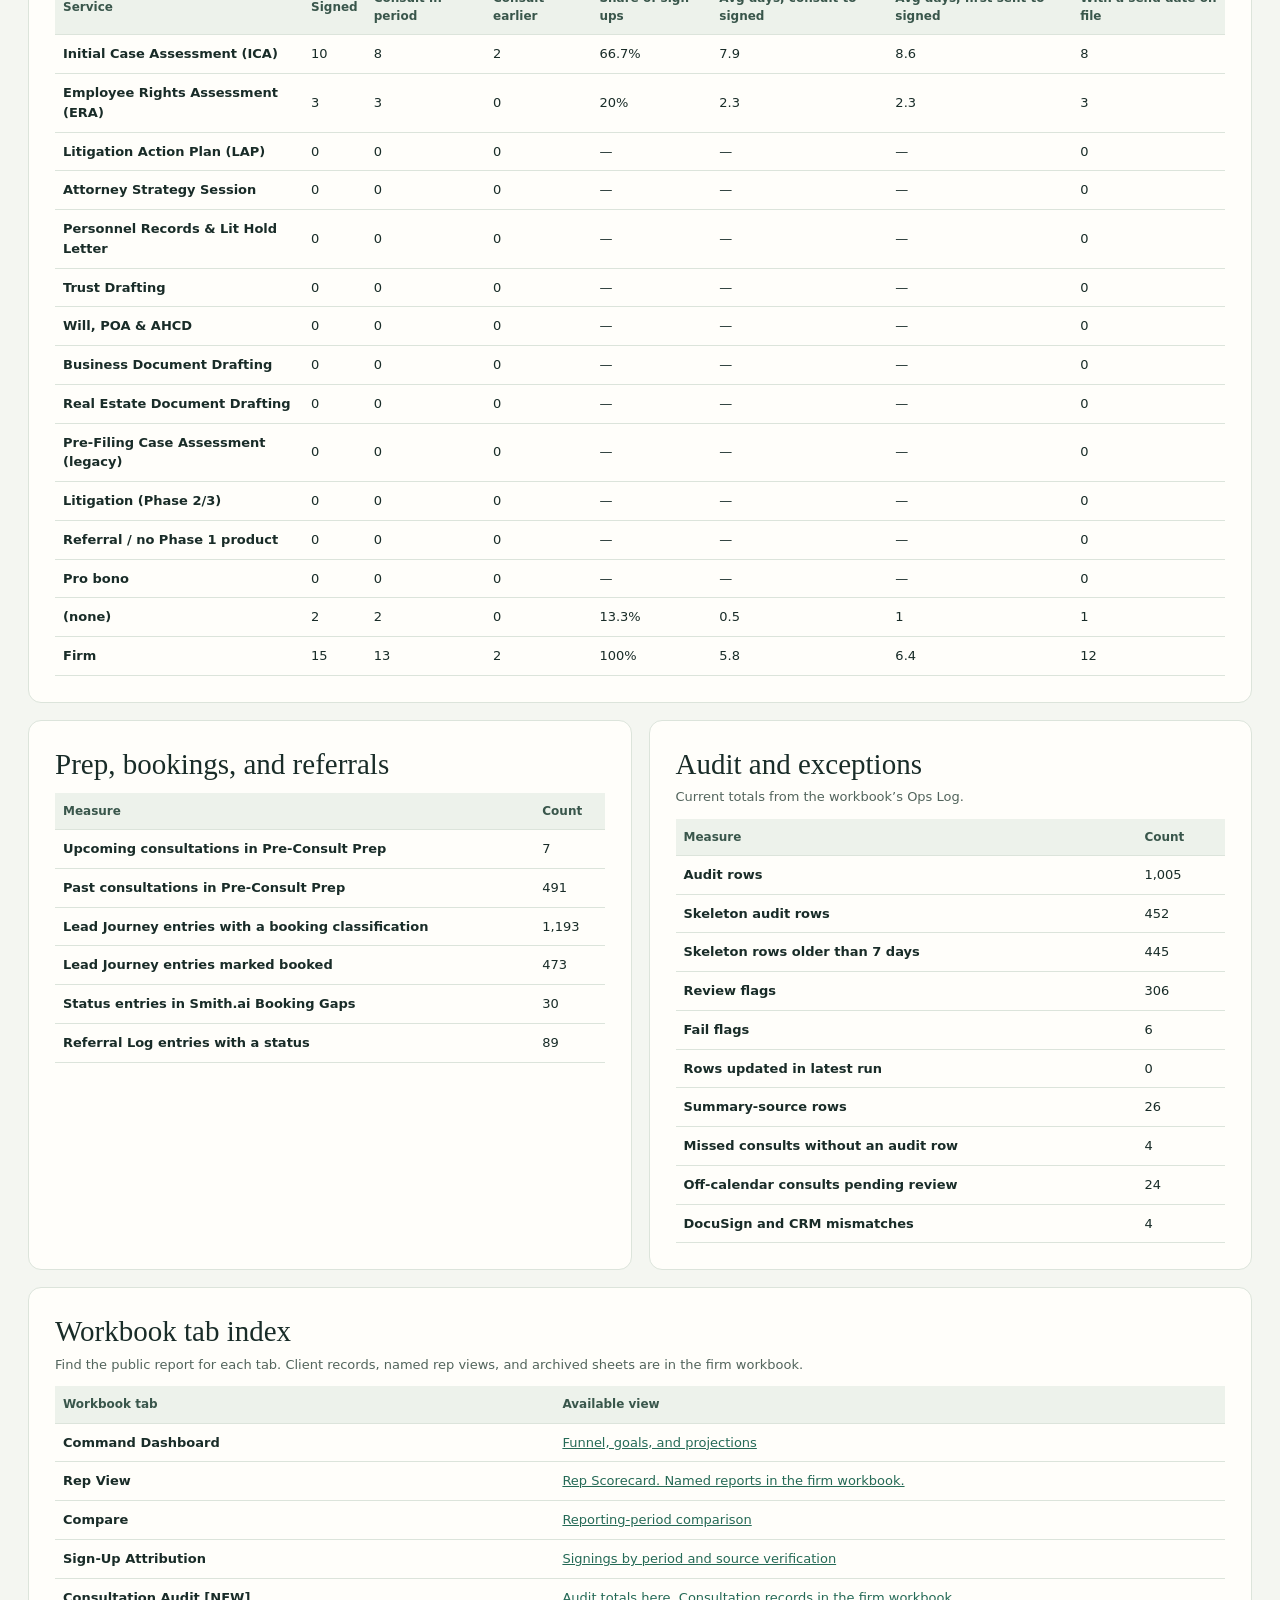
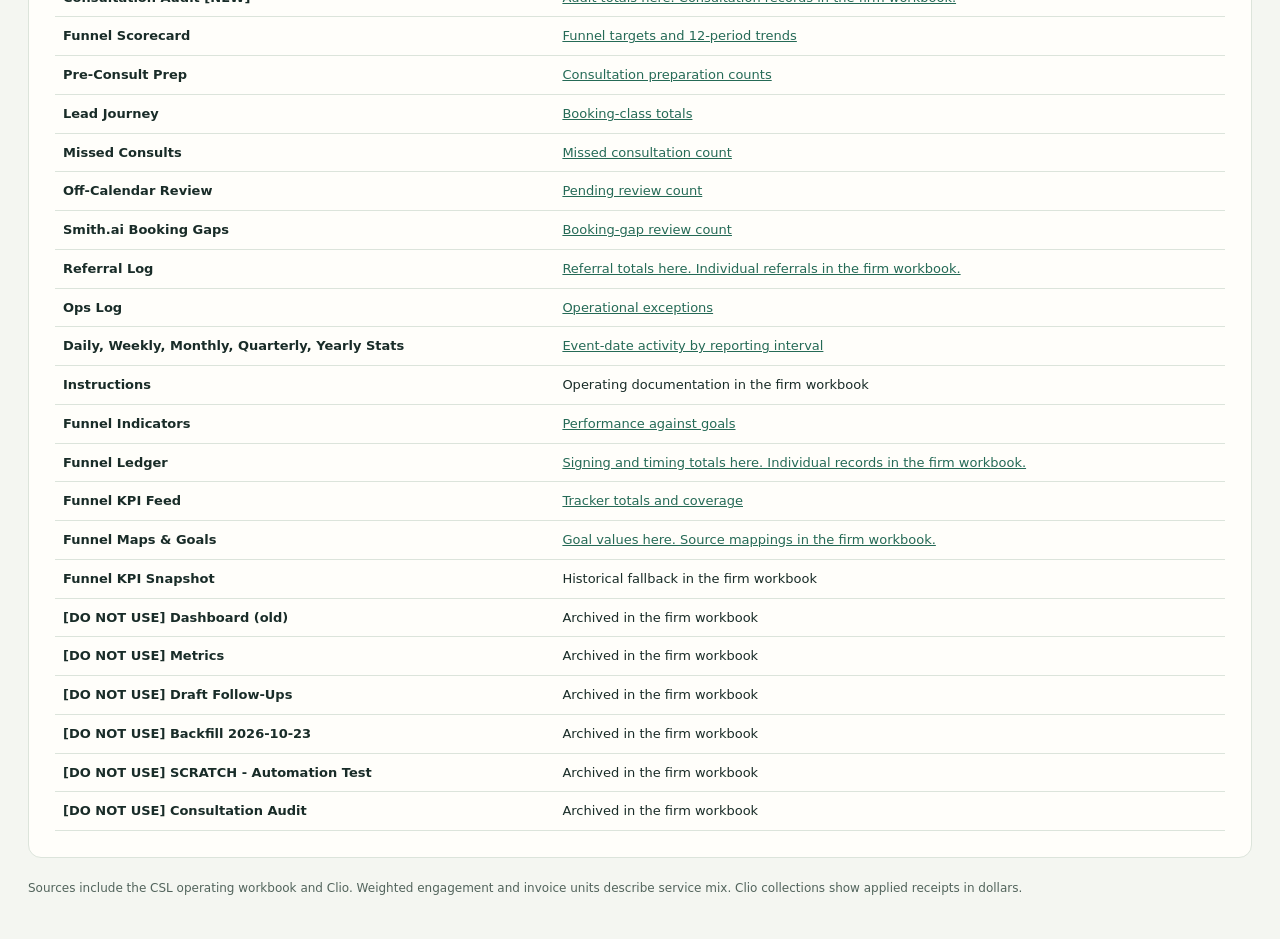
<file: operations/index.html>
<!DOCTYPE html><html lang="en"><head><meta charset="utf-8"><meta name="robots" content="noindex, nofollow, noarchive, nosnippet"><meta name="viewport" content="width=device-width, initial-scale=1"><title>Operating scorecard · Corcoran Smith Law</title>
<link rel="stylesheet" href="../growth.css?v=5cc06a6a7d2a">
<link rel="stylesheet" href="../operations.css?v=df1955f5b159">
<script src="../data-status.js?v=e63da4d74528" defer></script>
<script src="../marketing-trends.js?v=c9885d0d2d49" defer></script>
<script src="../operations.js?v=c5914d25c282" defer></script>
<style></style></head><body>
<a class="skip" href="#main">Skip to scorecard</a>
<header class="site-header">
  <div class="shell header-inner">
    <a class="brand" href="../">Corcoran Smith Law <span>Command Desk</span></a>
    <nav aria-label="Scorecard sections">
      <a href="#overview">Overview</a><a href="#kpi-windows">KPI Windows</a><a href="#reps">Rep Scorecard</a><a href="#search">Search Console</a><a href="#analytics">GA4</a>
      <details class="report-menu"><summary>All reports</summary>
        <div class="report-menu-grid">
          <div><strong>Marketing</strong><a href="#search">Search Console</a><a href="#analytics">Google Analytics</a><a href="#activity">Acquisition and spend</a><a href="#channels">Lead Channel</a><a href="#source-attribution">Sign-Up Source Attribution</a><a href="#lead-type-channel">Sign-Ups by Lead Type and Channel</a><a href="#attribution">Attribution log totals</a></div>
          <div><strong>Operations</strong><a href="#funnel">Lead Funnel, Top to Bottom</a><a href="#reps">Rep Scorecard (consults in the period)</a><a href="#kpi-windows">KPI Windows</a><a href="#follow-up">Action Strip</a><a href="#trends">Monthly trend</a><a href="#periods">Daily to yearly activity</a><a href="#compare">Period comparison</a><a href="#indicators">Performance indicators</a></div>
          <div><strong>Service and audit</strong><a href="#services">Service Offered</a><a href="#signing">Sign-Ups by Signing Date</a><a href="#intake">Prep, bookings, and referrals</a><a href="#audit">Audit and exceptions</a><a href="#collections">Collections</a><a href="#workbook">Workbook tab index</a></div>
        </div>
      </details>
    </nav>
  </div>
</header>
<main id="main" class="shell">
  <section id="overview" class="hero" aria-labelledby="scorecard-title">
    <div class="hero-head">
      <div><h1 id="scorecard-title">Operating scorecard</h1><p id="scorecard-period">Workbook reporting period</p></div>
      <p id="scorecard-state" class="source-state" role="status">Loading scorecard…</p>
    </div>
    <div id="highlights" class="highlights" aria-label="Scorecard highlights"></div>
  </section>
  <div class="split">
    <section id="funnel" class="panel" aria-labelledby="funnel-title">
      <h2 id="funnel-title">Lead Funnel, Top to Bottom</h2>
      <p class="caption">Activity in the selected workbook period. The stages use different event dates and units.</p>
      <div id="funnel-steps" class="funnel-steps"></div>
      <p class="caption"><a href="#funnel-detail">See the funnel targets, projections, and trends</a></p>
    </section>
    <section id="follow-up" class="panel" aria-labelledby="follow-up-title">
      <h2 id="follow-up-title">Action Strip</h2>
      <div id="follow-up-items" class="follow-up-items"></div>
    </section>
  </div>
  <section id="kpi-windows" class="panel report-section" aria-labelledby="windows-title">
    <span id="rolling" class="anchor-alias" aria-hidden="true"></span>
    <h2 id="windows-title">KPI Windows (this period and rolling 30, 60 and 90 days)</h2>
    <p class="caption">Rolling windows end on the last filled KPI Tracker date. Per-30-day averages use the 60- and 90-day totals.</p>
    <div id="rolling-table" class="table-wrap"></div>
  </section>
  <section id="reps" class="panel report-section" aria-labelledby="rep-title">
    <h2 id="rep-title">Rep Scorecard (consults in the period)</h2>
    <p class="caption">Rep labels are anonymized on this public page. Firm includes the workbook’s aggregate row.</p>
    <div id="rep-table" class="table-wrap"></div><p id="rep-trend-period" class="caption"></p>
  </section>
  <section id="funnel-detail" class="panel report-section" aria-labelledby="funnel-detail-title">
    <h2 id="funnel-detail-title">Lead funnel targets and projections</h2><div id="funnel-table" class="table-wrap"></div>
  </section>
  <div class="split">
    <section id="trends" class="panel" aria-labelledby="trend-title">
      <div class="panel-heading"><h2 id="trend-title">Monthly trend</h2>
        <label class="trend-picker" for="trend-metric">Metric<select id="trend-metric">
          <option value="held">Consults held</option><option value="scheduled">Consults on calendar</option><option value="weighted_signups">Weighted sign-ups</option>
        </select></label>
      </div>
      <div id="monthly-trend" aria-live="polite"></div>
    </section>
    <section class="panel" aria-labelledby="targets-title">
      <h2 id="targets-title">Performance against goals</h2>
      <p class="caption">Latest 28-day indicators from the workbook.</p>
      <div id="targets" class="table-wrap"></div>
    </section>
  </div>
  <section id="search" class="panel report-section" aria-labelledby="search-title">
    <h2 id="search-title">Google Search Console</h2>
    <p class="caption">Finalized organic search data. Each property uses its own source dates.</p>
    <div id="search-totals" class="table-wrap"></div><div id="gsc-trend"></div>
    <details class="report-detail"><summary>Top CSL search queries and pages</summary><div id="search-queries" class="table-wrap"></div><div id="search-pages" class="table-wrap"></div></details>
  </section>
  <section id="analytics" class="panel report-section" aria-labelledby="analytics-title">
    <h2 id="analytics-title">Google Analytics 4</h2><p id="analytics-state" class="caption" role="status">Loading Google Analytics…</p>
    <div id="analytics-totals" class="table-wrap"></div><div id="ga4-trend"></div>
    <details class="report-detail"><summary>Recorded channels, events, and landing pages</summary><div id="analytics-channels" class="table-wrap"></div><div id="analytics-events" class="table-wrap"></div><div id="analytics-pages" class="table-wrap"></div></details>
  </section>
  <div class="split secondary">
    <section id="activity" class="panel" aria-labelledby="activity-title">
      <h2 id="activity-title">Acquisition activity</h2>
      <p class="caption">KPI Tracker entries. Spend and leads reflect the tracker’s reporting coverage.</p>
      <div id="activity-table" class="table-wrap long-table"></div>
    </section>
    <section id="collections" class="panel" aria-labelledby="collections-title">
      <h2 id="collections-title">Collections and matters</h2>
      <p id="clio-date" class="caption" role="status">Loading Clio figures…</p><div id="clio" class="table-wrap"></div>
    </section>
  </div>
  <section id="compare" class="panel report-section"><h2>Period comparison</h2><p class="caption">Workbook comparison by event date. The periods and values follow the workbook’s Compare view.</p><div id="comparison-table" class="table-wrap"></div></section>
  <section id="periods" class="panel report-section">
    <div class="panel-heading"><h2>Daily to yearly activity</h2><label class="trend-picker" for="period-grain">Reporting interval<select id="period-grain">
      <option value="daily">Daily</option><option value="weekly">Weekly</option><option value="monthly">Monthly</option><option value="quarterly">Quarterly</option><option value="yearly">Yearly</option>
    </select></label></div>
    <p class="caption">KPI Tracker activity by event date. Days reported shows coverage. The current interval can be partial.</p><div id="periods-table" class="table-wrap long-table"></div>
  </section>
  <section id="indicators" class="panel report-section"><h2>Performance indicators</h2><p class="caption">Workbook measures for intake, outcomes, offer timing, sign-ups, and payments. Reporting windows vary by measure.</p><div id="indicators-table" class="table-wrap"></div></section>
  <section id="channels" class="panel report-section"><h2>Lead Channel (consults in the period)</h2><div id="channel-table" class="table-wrap"></div></section>
  <section id="source-attribution" class="panel report-section"><h2>Sign-Up Source Attribution</h2><p class="caption">New clients by signing date. Individual sign-ups and their source evidence are available in the firm workbook.</p><div id="source-attribution-table" class="table-wrap"></div></section>
  <section id="lead-type-channel" class="panel report-section"><h2>Sign-Ups by Lead Type and Channel</h2>
    <h3 class="caption">Selected workbook period</h3><div id="lead-type-current" class="table-wrap"></div>
    <h3 class="caption">Last 3 periods</h3><div id="lead-type-last-three" class="table-wrap"></div>
  </section>
  <section id="attribution" class="panel report-section"><h2>Attribution log totals</h2><p class="caption">Signed agreements with a recorded channel in the attribution log. Verified counts use the log’s evidence label. The totals describe signings and source verification.</p><div id="attribution-table" class="table-wrap"></div></section>
  <section id="services" class="panel report-section"><h2>Service Offered (consults in the period)</h2><div id="service-table" class="table-wrap"></div></section>
  <section id="signing" class="panel report-section"><h2>Sign-Ups by Signing Date</h2><p class="caption">Sign-ups in the period, any consult date. Send-to-sign timing covers agreements with a recorded send date.</p><div id="signing-table" class="table-wrap"></div></section>
  <div class="split secondary">
    <section id="intake" class="panel"><h2>Prep, bookings, and referrals</h2><div id="intake-table" class="table-wrap"></div></section>
    <section id="audit" class="panel"><h2>Audit and exceptions</h2><p class="caption">Current totals from the workbook’s Ops Log.</p><div id="audit-table" class="table-wrap"></div></section>
  </div>
  <section id="workbook" class="panel report-section" aria-labelledby="workbook-title">
    <h2 id="workbook-title">Workbook tab index</h2><p class="caption">Find the public report for each tab. Client records, named rep views, and archived sheets are in the firm workbook.</p><div id="workbook-index" class="table-wrap"></div>
  </section>
  <footer>Sources include the CSL operating workbook and Clio. Weighted engagement and invoice units describe service mix. Clio collections show applied receipts in dollars.</footer>
</main>
</body></html>
</file>
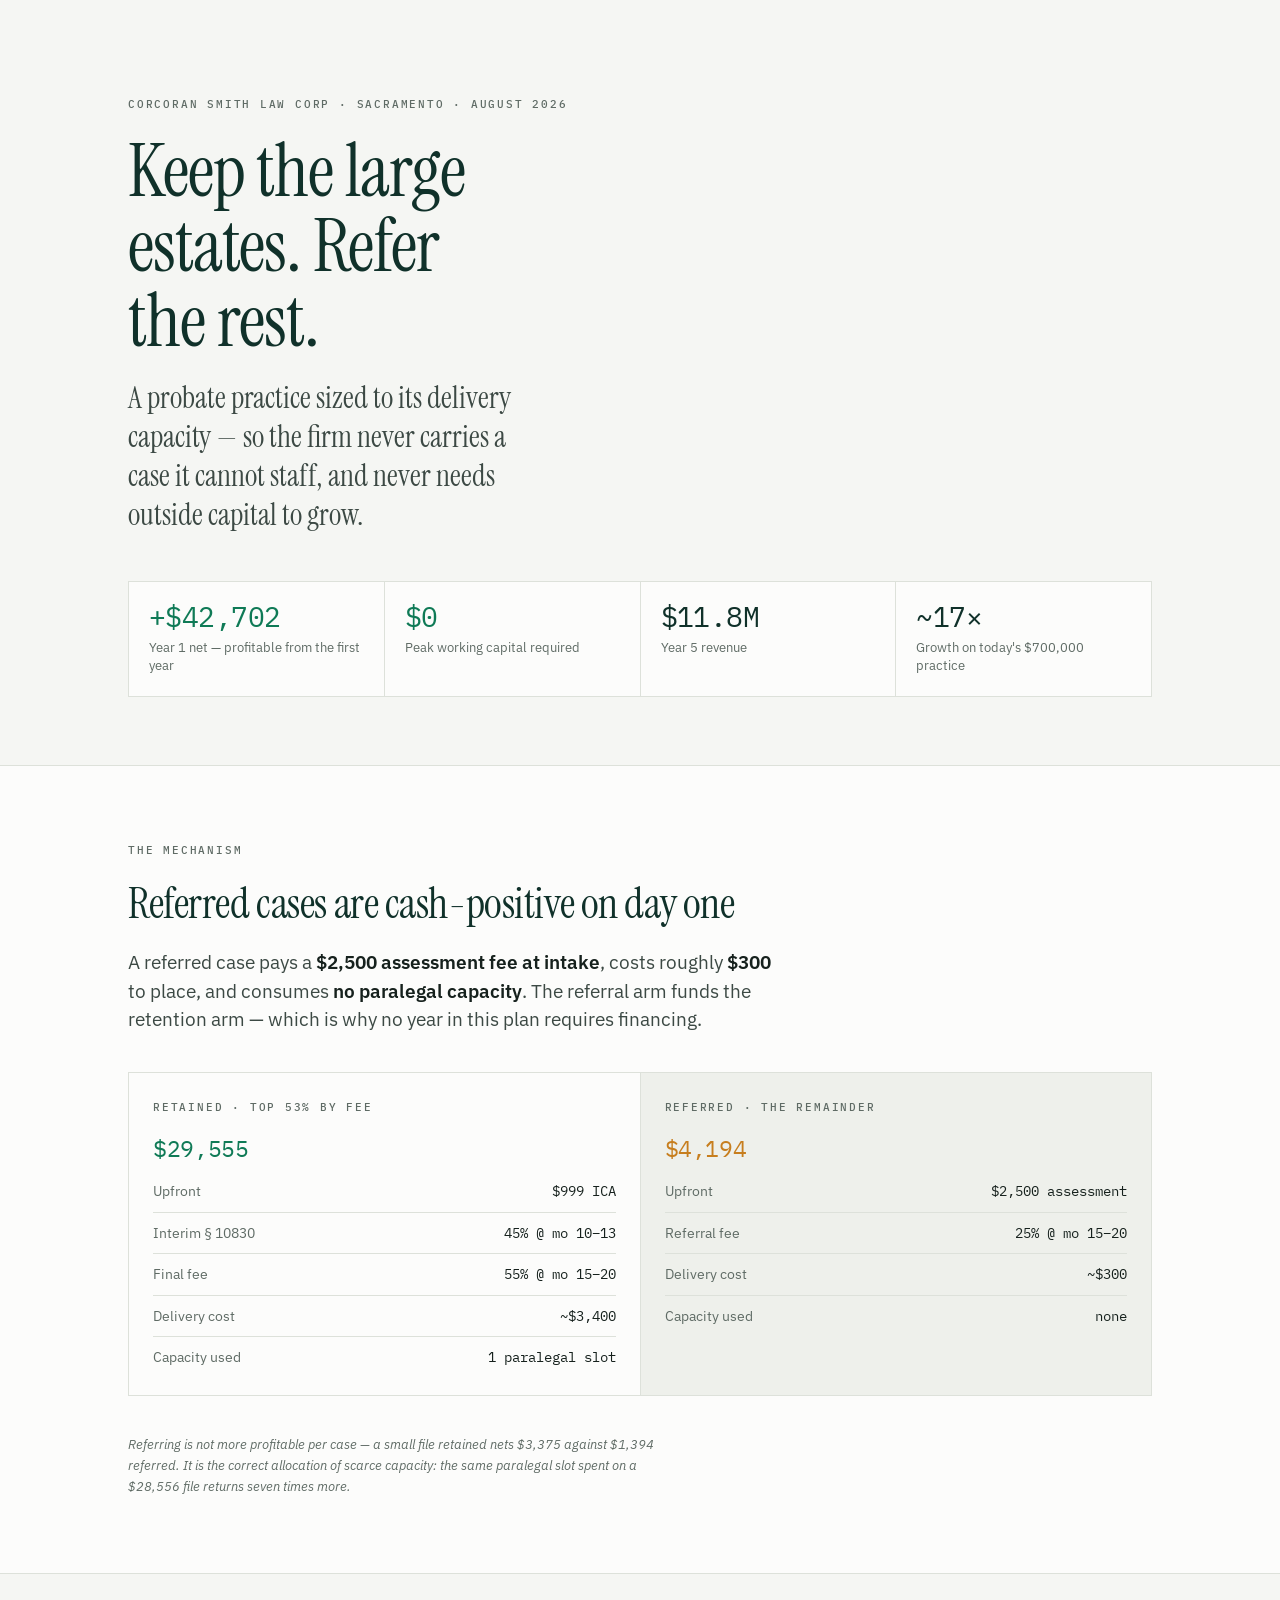
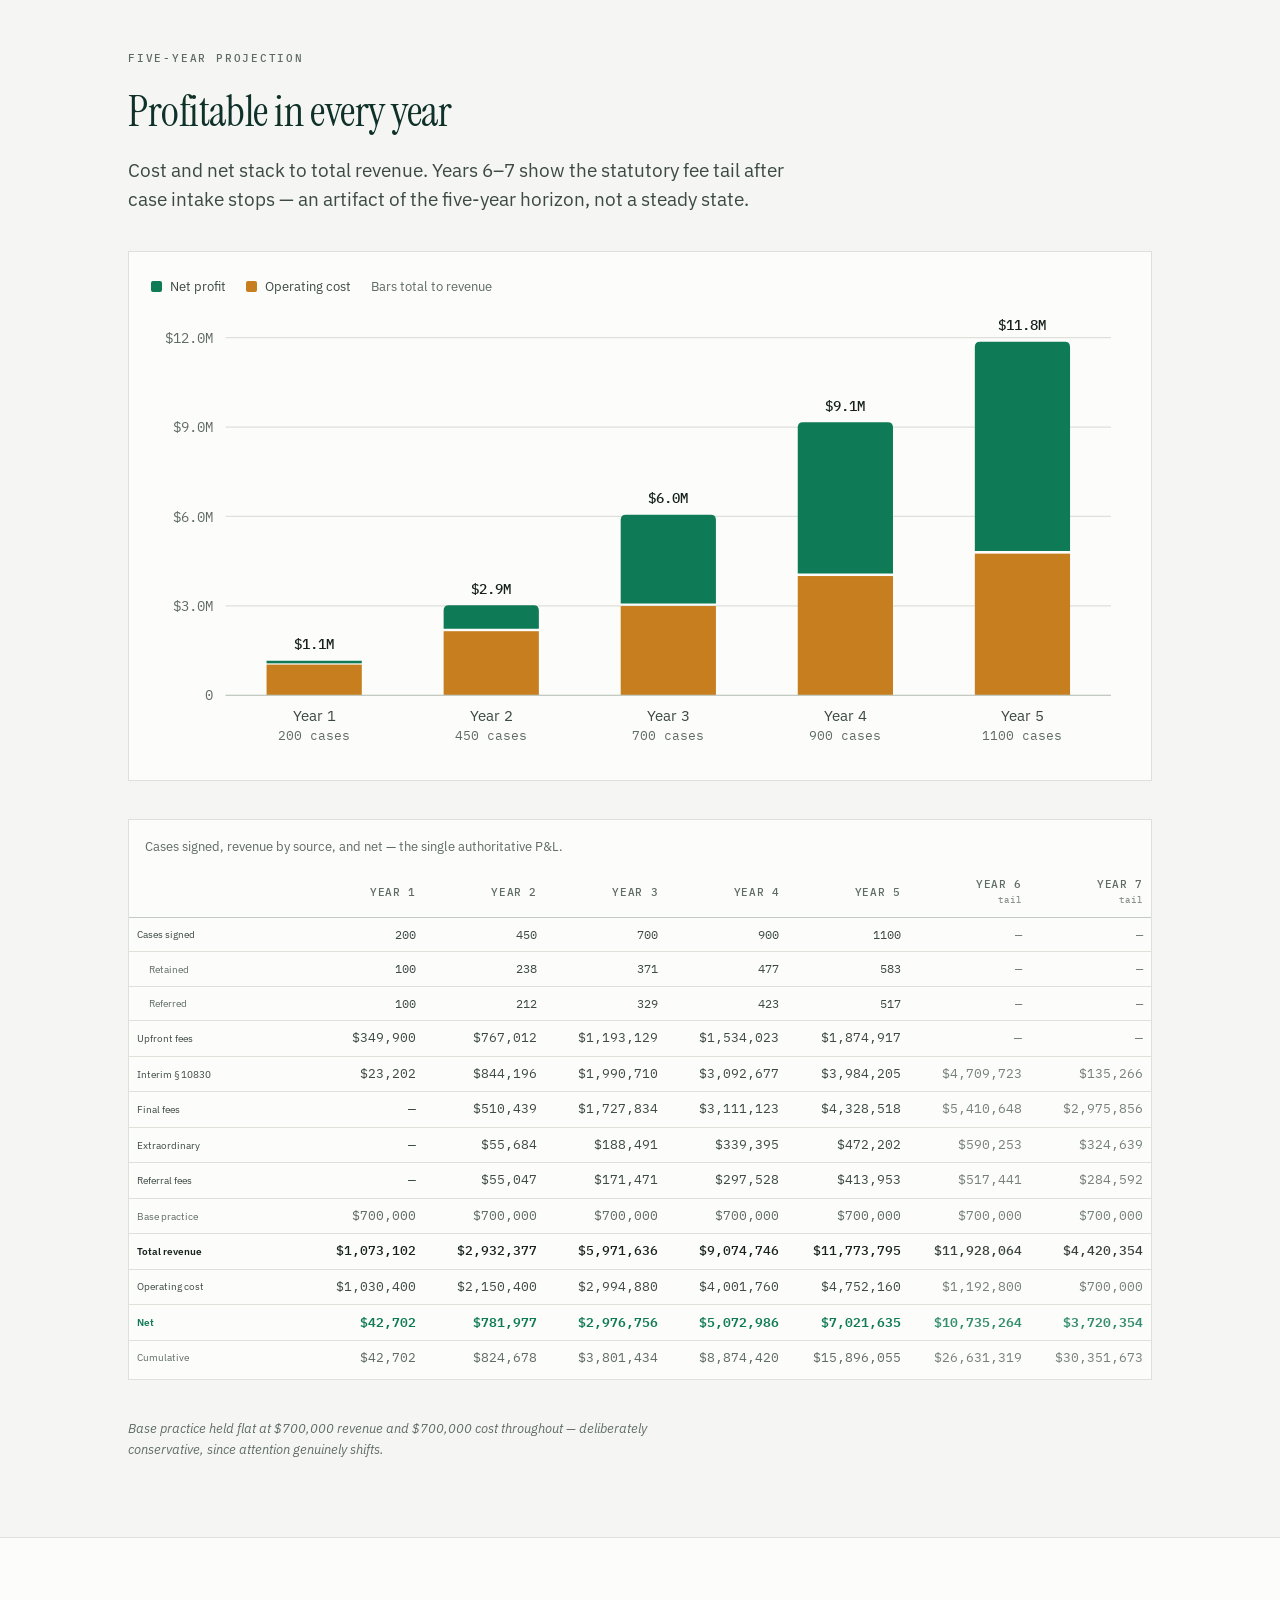
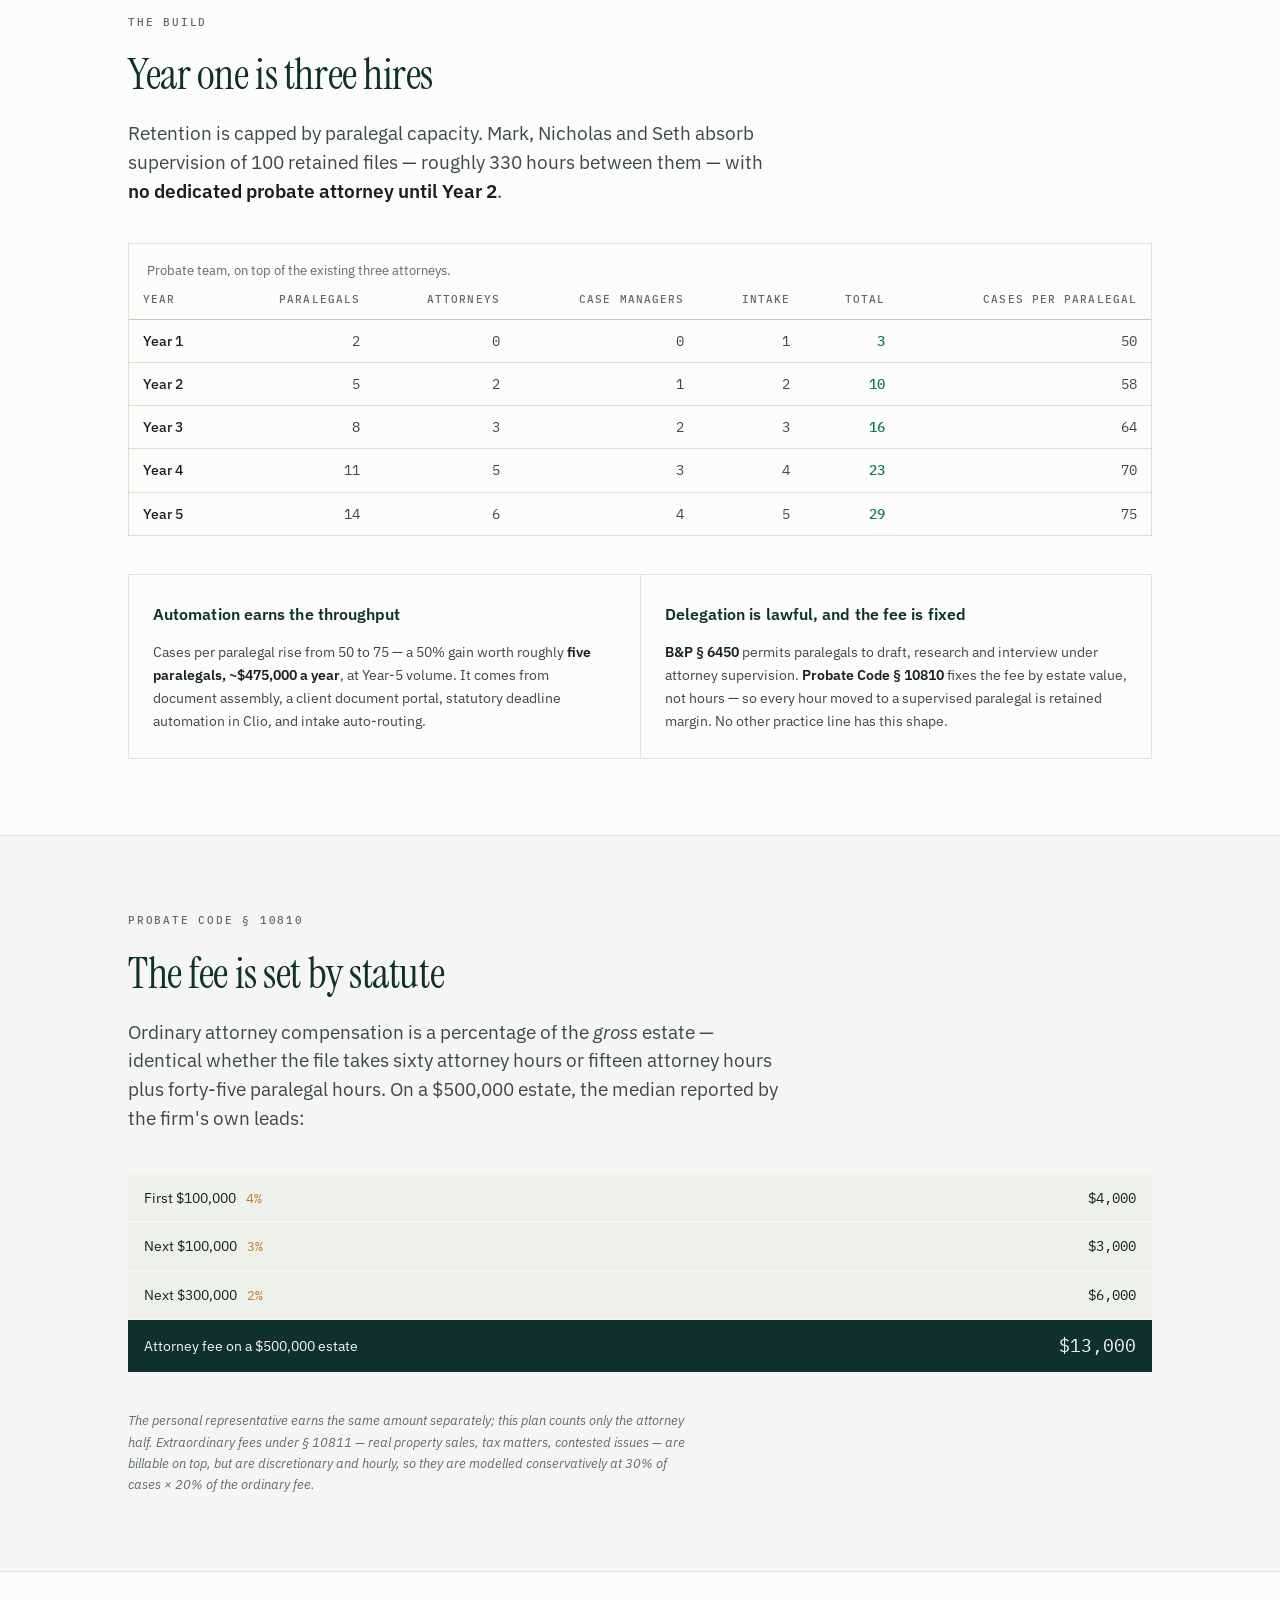
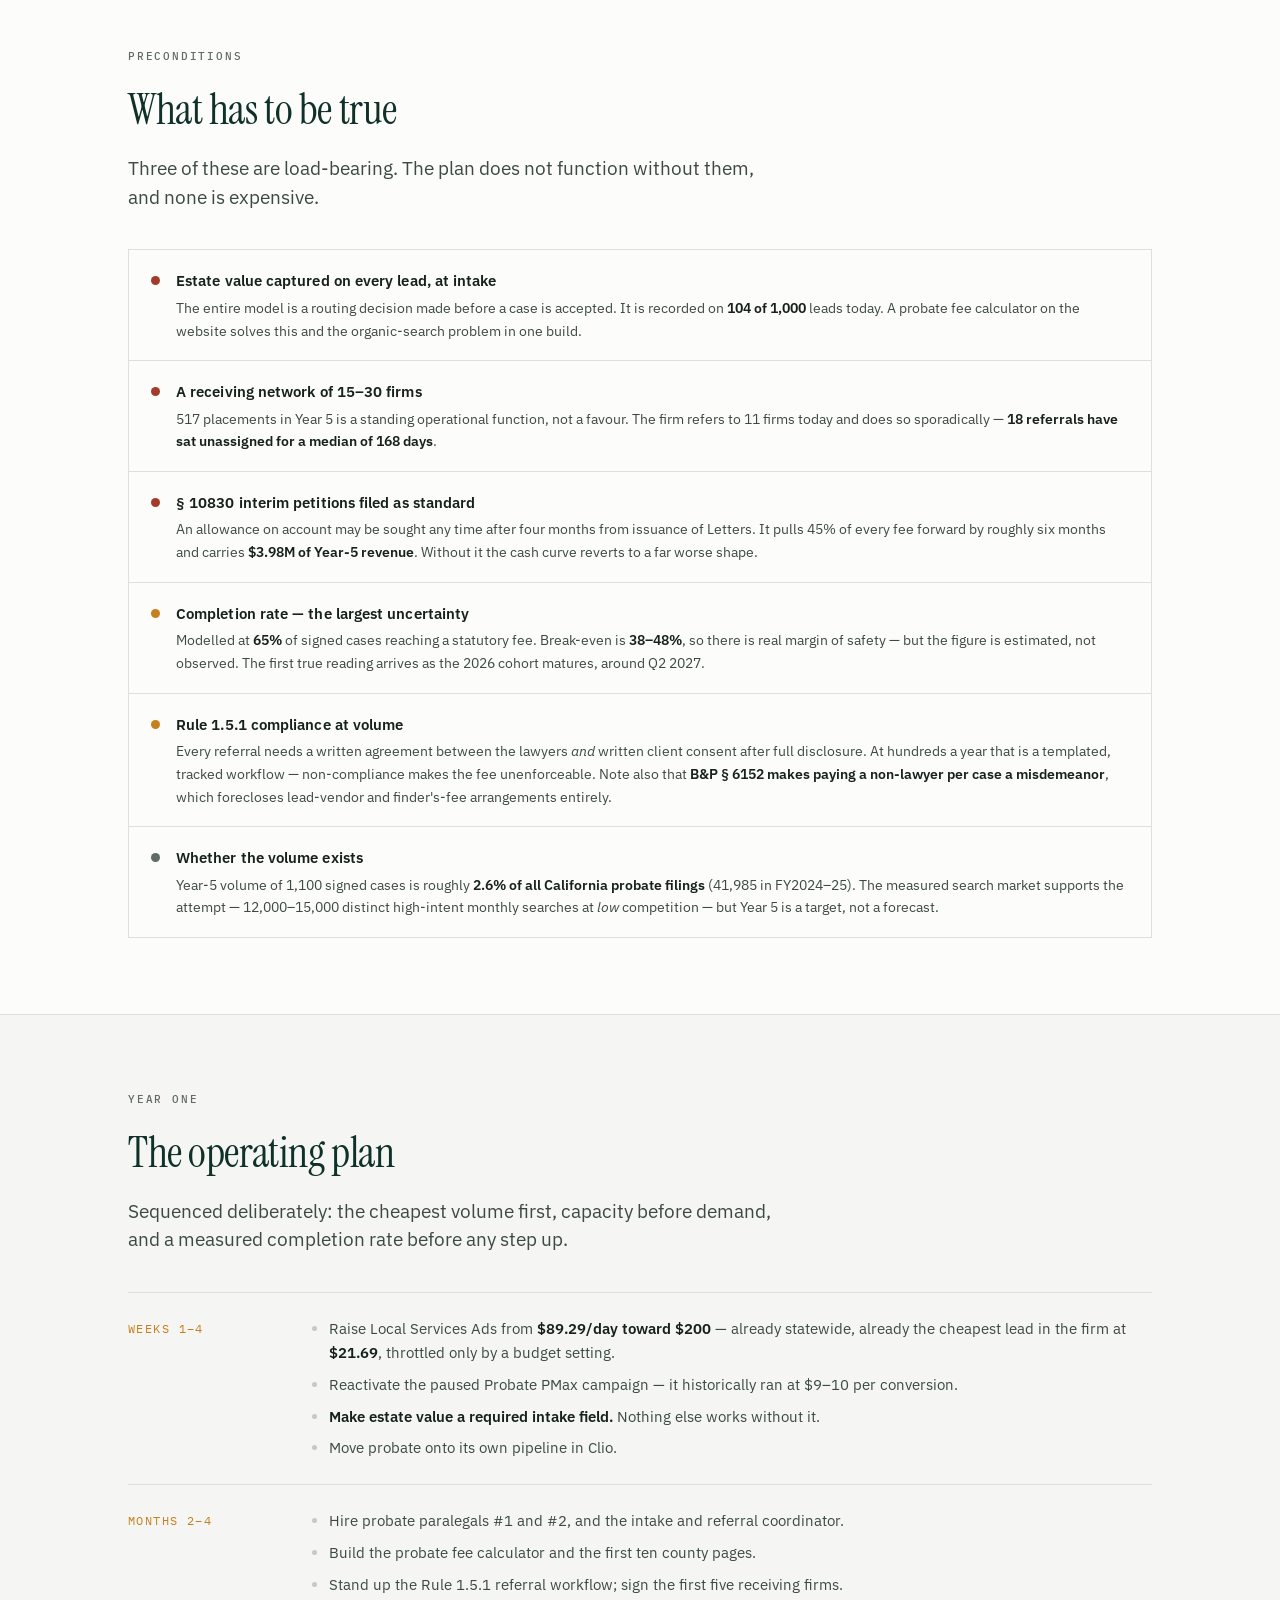
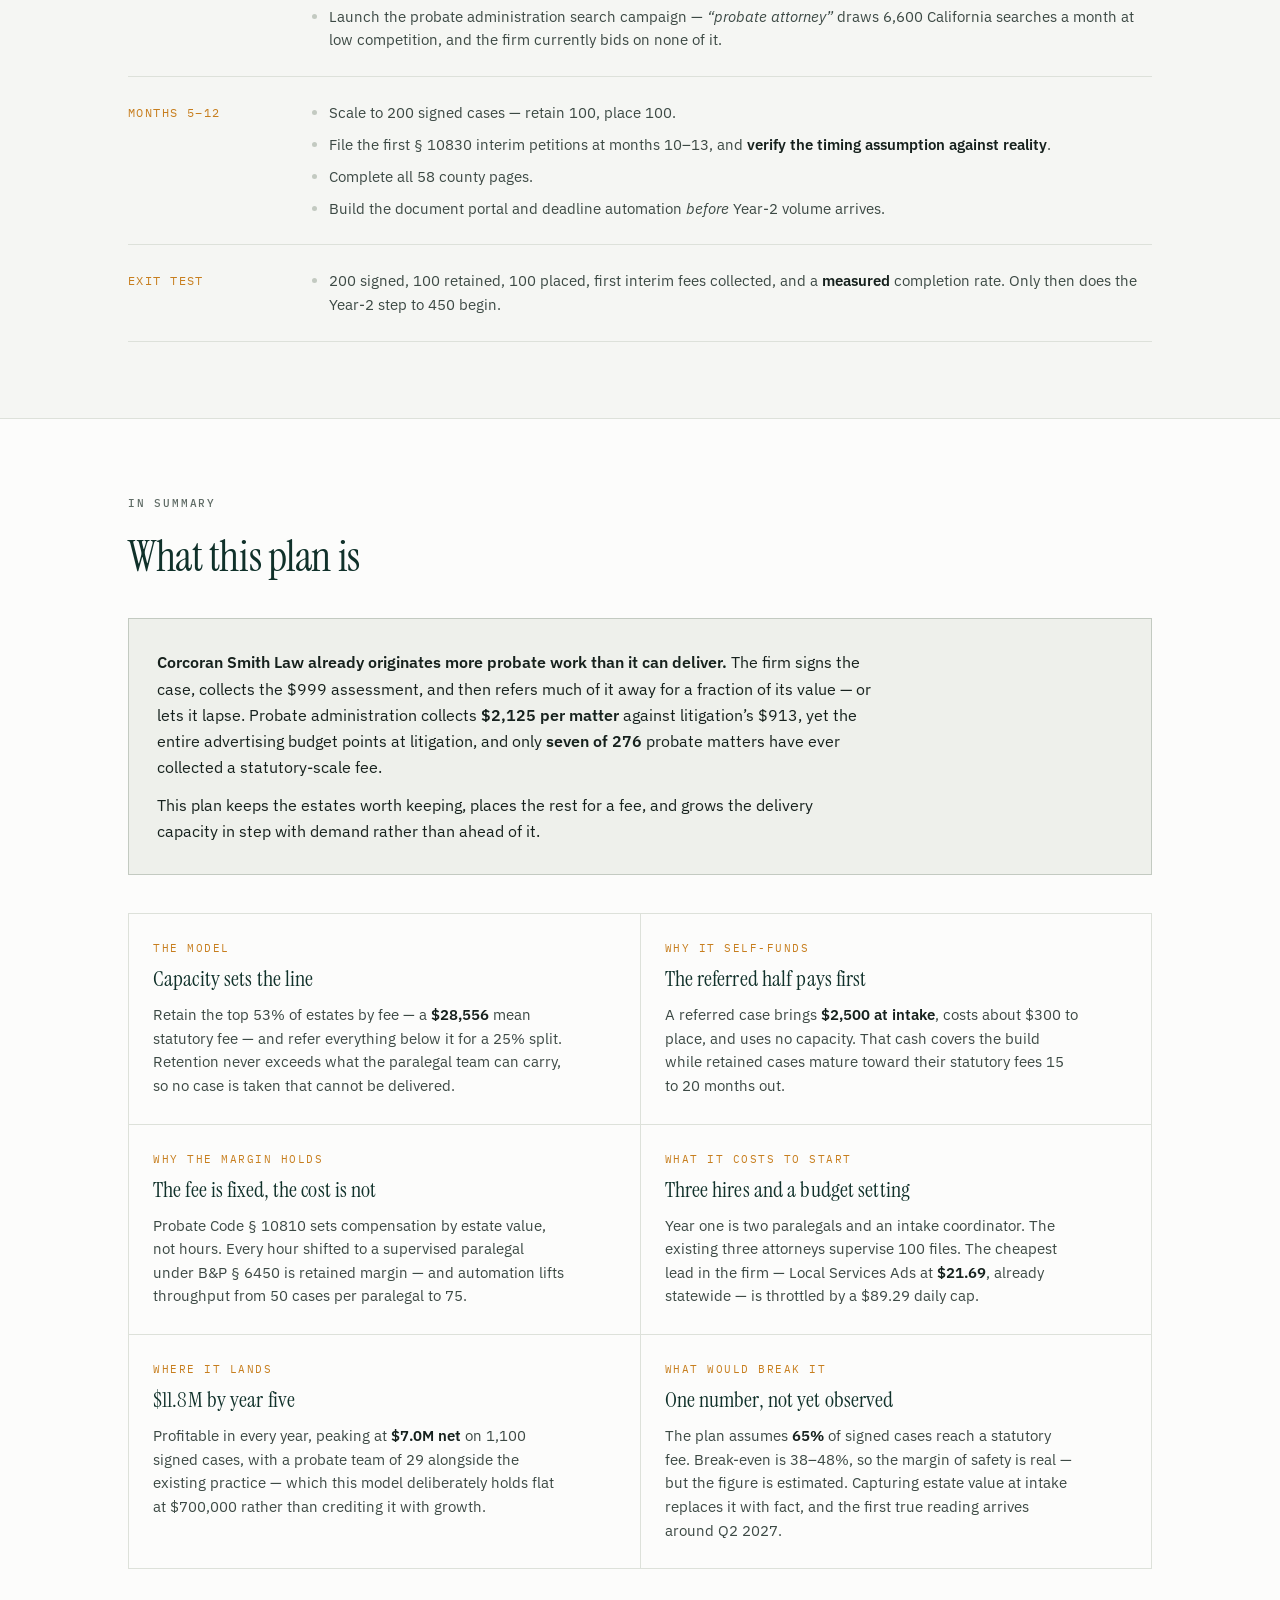
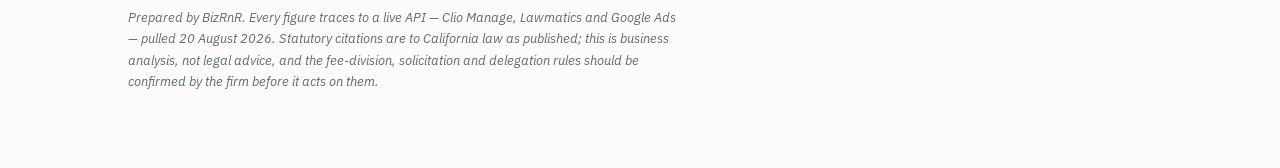
<file: probate/index.html>
<!DOCTYPE html><html lang="en"><head><meta charset="utf-8"><meta name="robots" content="noindex, nofollow, noarchive, nosnippet"><meta name="viewport" content="width=device-width, initial-scale=1"><title>Corcoran Smith Probate Plan</title>
<link rel="preconnect" href="https://fonts.googleapis.com">
<link rel="preconnect" href="https://fonts.gstatic.com" crossorigin>
<link rel="stylesheet" href="https://fonts.googleapis.com/css2?family=Instrument+Serif:ital@0;1&family=IBM+Plex+Sans:wght@400;500;600&family=IBM+Plex+Mono:wght@400;500&display=swap">
<style>
:root{
  --ground:#F5F6F3; --surface:#FCFCFB; --surface-2:#EEF0EB;
  --ink:#16211D; --ink-2:#3C4944; --muted:#5F6B65;
  --rule:#DDE1DA; --rule-strong:#C3CAC1;
  --pine:#10312A; --net:#0F7A56; --cost:#C77E1E;
  --flag:#A33B2A;
  --serif:'Instrument Serif',Georgia,'Times New Roman',serif;
  --sans:'IBM Plex Sans',-apple-system,BlinkMacSystemFont,'Segoe UI',sans-serif;
  --mono:'IBM Plex Mono',ui-monospace,'SF Mono',Menlo,monospace;
  --wrap:1080px;
}
@media (prefers-color-scheme:dark){
  :root:not([data-theme="light"]){
    --ground:#0D1310; --surface:#121916; --surface-2:#182120;
    --ink:#E6EAE6; --ink-2:#B9C2BC; --muted:#8A968F;
    --rule:#26302C; --rule-strong:#3A4642;
    --pine:#CFE0D8; --net:#3FA87F; --cost:#C0842C;
    --flag:#D97A63;
  }
}
:root[data-theme="dark"]{
  --ground:#0D1310; --surface:#121916; --surface-2:#182120;
  --ink:#E6EAE6; --ink-2:#B9C2BC; --muted:#8A968F;
  --rule:#26302C; --rule-strong:#3A4642;
  --pine:#CFE0D8; --net:#3FA87F; --cost:#C0842C;
  --flag:#D97A63;
}
*{box-sizing:border-box}
body{
  margin:0; background:var(--ground); color:var(--ink);
  font-family:var(--sans); font-size:16.5px; line-height:1.6;
  -webkit-font-smoothing:antialiased;
}
.wrap{max-width:var(--wrap); margin-inline:auto; padding-inline:28px}
section{padding-block:76px; border-top:1px solid var(--rule)}
section:first-of-type{border-top:0}
.band{background:var(--surface)}
h1,h2,h3{text-wrap:balance; margin:0}
h1{font-family:var(--serif); font-weight:400; font-size:clamp(2.7rem,6.4vw,4.6rem); line-height:1.02; letter-spacing:-.015em; color:var(--pine)}
h2{font-family:var(--serif); font-weight:400; font-size:clamp(1.9rem,3.6vw,2.7rem); line-height:1.1; letter-spacing:-.01em; color:var(--pine)}
h3{font-family:var(--sans); font-weight:600; font-size:1.02rem; letter-spacing:.005em}
p{margin:0; max-width:64ch}
.eyebrow{
  font-family:var(--mono); font-size:.7rem; font-weight:500;
  text-transform:uppercase; letter-spacing:.16em; color:var(--muted);
}
.stack{display:flex; flex-direction:column; gap:20px}
.stack-sm{display:flex; flex-direction:column; gap:11px}
.stack-lg{display:flex; flex-direction:column; gap:38px}
.lede{font-size:1.16rem; line-height:1.55; color:var(--ink-2); max-width:60ch}
strong{font-weight:600; color:var(--ink)}
em{font-style:italic}
.num{font-family:var(--mono); font-variant-numeric:tabular-nums}

/* hero */
.hero{padding-block:96px 68px}
.thesis{
  font-family:var(--serif); font-size:clamp(1.35rem,2.6vw,1.85rem);
  line-height:1.32; color:var(--ink-2); max-width:30ch; margin:0;
}
.kpis{display:grid; grid-template-columns:repeat(auto-fit,minmax(190px,1fr)); gap:1px; background:var(--rule); border:1px solid var(--rule); margin-top:8px}
.kpi{background:var(--surface); padding:22px 20px; display:flex; flex-direction:column; gap:7px}
.kpi .v{font-family:var(--mono); font-variant-numeric:tabular-nums; font-size:1.72rem; line-height:1; letter-spacing:-.02em; color:var(--net)}
.kpi .v.plain{color:var(--pine)}
.kpi .k{font-size:.82rem; color:var(--muted); line-height:1.35}

/* tables */
.scroller{overflow-x:auto; border:1px solid var(--rule); background:var(--surface)}
table{border-collapse:collapse; width:100%; min-width:640px; font-size:.87rem}
caption{text-align:left; padding:16px 18px 0; font-size:.82rem; color:var(--muted)}
th,td{padding:10px 14px; text-align:right; border-bottom:1px solid var(--rule); white-space:nowrap}
th:first-child,td:first-child{text-align:left}
thead th{
  font-family:var(--mono); font-size:.68rem; font-weight:500; text-transform:uppercase;
  letter-spacing:.1em; color:var(--muted); border-bottom:1px solid var(--rule-strong);
  position:sticky; top:0; background:var(--surface);
}
tbody td{font-family:var(--mono); font-variant-numeric:tabular-nums; color:var(--ink-2)}
tbody td:first-child{font-family:var(--sans); color:var(--ink); font-weight:500}
tbody tr:last-child td{border-bottom:0}
tbody tr.total td{border-top:1px solid var(--rule-strong); font-weight:500; color:var(--ink)}
td.pos{color:var(--net); font-weight:500}
td.tail{color:var(--muted)}
.wide-only{display:none}
@media (min-width:860px){.wide-only{display:table-cell}}


/* P&L — line items down, years across; sized to fit without scrolling */
.pnl-wrap{border:1px solid var(--rule); background:var(--surface); padding-bottom:4px}
table.pnl{
  border-collapse:collapse; width:100%; min-width:0; table-layout:fixed;
  font-size:clamp(.66rem,1.02vw,.8rem);
}
table.pnl caption{padding:16px 16px 12px}
table.pnl th,table.pnl td{
  padding:7px 8px; white-space:nowrap; text-align:right;
  border-bottom:1px solid var(--rule); overflow:hidden; text-overflow:ellipsis;
}
table.pnl thead th{
  font-family:var(--mono); font-size:.66rem; font-weight:500; text-transform:uppercase;
  letter-spacing:.06em; color:var(--muted); border-bottom:1px solid var(--rule-strong);
  padding-bottom:9px; position:static; background:none;
}
table.pnl thead th:first-child{width:17%}
table.pnl .tl{display:block; font-size:.58rem; letter-spacing:.1em; color:var(--muted); opacity:.72; text-transform:none}
table.pnl tbody th{
  text-align:left; font-family:var(--sans); font-weight:400;
  color:var(--ink-2); font-size:.82em;
}
table.pnl tbody td{
  font-family:var(--mono); font-variant-numeric:tabular-nums; color:var(--ink-2);
}
table.pnl tbody tr.sub th{padding-left:20px; color:var(--muted)}
table.pnl tbody tr.unit td{font-size:.95em}
table.pnl tbody tr.dim th,table.pnl tbody tr.dim td{color:var(--muted)}
table.pnl tbody tr.sec th,table.pnl tbody tr.sec td{border-top:1px solid var(--rule-strong)}
table.pnl tbody tr.rule th,table.pnl tbody tr.rule td{border-top:1px solid var(--rule-strong)}
table.pnl tbody tr.strong th{color:var(--ink); font-weight:600}
table.pnl tbody tr.strong td{color:var(--ink); font-weight:500}
table.pnl tbody tr.pos td{color:var(--net); font-weight:600}
table.pnl tbody tr.pos th{color:var(--net)}
table.pnl tbody tr:last-child th,table.pnl tbody tr:last-child td{border-bottom:0}
table.pnl td.tail{color:var(--muted); opacity:.85}
/* Narrow screens: never truncate a figure — let the wrapper scroll instead.
   At presentation widths the table fits and this never engages. */
@media (max-width:719px){
  .pnl-wrap{overflow-x:auto}
  table.pnl{table-layout:auto; min-width:660px; font-size:.7rem}
  table.pnl th,table.pnl td{overflow:visible; text-overflow:clip}
}

/* closing summary */
.close{background:var(--surface)}
.sum-grid{display:grid; grid-template-columns:1fr; gap:1px; background:var(--rule); border:1px solid var(--rule)}
@media (min-width:720px){.sum-grid{grid-template-columns:1fr 1fr}}
.sum{background:var(--surface); padding:26px 24px; display:flex; flex-direction:column; gap:10px}
.sum .lbl{font-family:var(--mono); font-size:.68rem; text-transform:uppercase; letter-spacing:.14em; color:var(--cost)}
.sum p{font-size:.92rem; color:var(--ink-2); max-width:46ch}
.sum h3{color:var(--pine); font-family:var(--serif); font-weight:400; font-size:1.35rem; line-height:1.2}
.bottomline{
  border:1px solid var(--rule-strong); background:var(--surface-2);
  padding:30px 28px; display:flex; flex-direction:column; gap:12px;
}
.bottomline p{font-size:1.02rem; color:var(--ink); max-width:72ch}

/* chart */
.chart-card{background:var(--surface); border:1px solid var(--rule); padding:24px 22px 18px}
.legend{display:flex; gap:20px; flex-wrap:wrap; align-items:center; margin-bottom:20px}
.lg{display:flex; align-items:center; gap:8px; font-size:.82rem; color:var(--ink-2)}
.sw{width:11px; height:11px; border-radius:2px; flex:none}
figure{margin:0}
.tip{
  position:fixed; pointer-events:none; opacity:0; transition:opacity .12s;
  background:var(--pine); color:var(--ground); padding:9px 12px; font-size:.78rem;
  font-family:var(--mono); line-height:1.5; z-index:20; white-space:nowrap;
  box-shadow:0 4px 16px rgb(0 0 0 / .18);
}
:root[data-theme="dark"] .tip,
:root:not([data-theme="light"]) .tip{color:var(--ground)}
@media (prefers-color-scheme:dark){:root:not([data-theme="light"]) .tip{background:var(--surface-2); color:var(--ink); border:1px solid var(--rule-strong)}}
.tip.on{opacity:1}
.bar-g rect{transition:opacity .12s}
.bar-g:hover rect{opacity:.82}

/* split panels */
.two{display:grid; grid-template-columns:1fr; gap:1px; background:var(--rule); border:1px solid var(--rule)}
@media (min-width:760px){.two{grid-template-columns:1fr 1fr}}
.panel{background:var(--surface); padding:26px 24px; display:flex; flex-direction:column; gap:13px}
.panel.accent{background:var(--surface-2)}
.panel h3{color:var(--pine)}
.panel .big{font-family:var(--mono); font-size:1.45rem; letter-spacing:-.015em; font-variant-numeric:tabular-nums}
.dl{display:flex; flex-direction:column; gap:9px; margin:0; font-size:.88rem}
.dl div{display:flex; justify-content:space-between; gap:18px; padding-bottom:9px; border-bottom:1px solid var(--rule)}
.dl div:last-child{border-bottom:0; padding-bottom:0}
.dl dt{color:var(--muted)}
.dl dd{margin:0; font-family:var(--mono); font-variant-numeric:tabular-nums; text-align:right; color:var(--ink)}

/* fee ladder */
.ladder{display:flex; flex-direction:column; gap:2px; margin-top:4px}
.rung{display:grid; grid-template-columns:1fr auto; align-items:center; gap:16px; padding:12px 16px; background:var(--surface-2); font-size:.88rem}
.rung .amt{font-family:var(--mono); font-variant-numeric:tabular-nums; color:var(--ink)}
.rung .rate{font-family:var(--mono); color:var(--cost); font-size:.8rem; margin-left:10px}
.rung.sum{background:var(--pine); color:var(--ground)}
.rung.sum .amt{color:var(--ground); font-size:1.1rem}
@media (prefers-color-scheme:dark){:root:not([data-theme="light"]) .rung.sum{background:var(--surface-2); color:var(--ink); outline:1px solid var(--rule-strong)}
:root:not([data-theme="light"]) .rung.sum .amt{color:var(--net)}}
:root[data-theme="dark"] .rung.sum{background:var(--surface-2); color:var(--ink); outline:1px solid var(--rule-strong)}
:root[data-theme="dark"] .rung.sum .amt{color:var(--net)}

/* risk list */
.risks{display:flex; flex-direction:column; gap:1px; background:var(--rule); border:1px solid var(--rule)}
.risk{background:var(--surface); padding:18px 22px; display:grid; grid-template-columns:auto 1fr; gap:16px; align-items:start}
.dot{width:9px; height:9px; border-radius:50%; margin-top:8px; flex:none}
.d-hi{background:var(--flag)} .d-md{background:var(--cost)} .d-lo{background:var(--muted)}
.risk p{font-size:.89rem; color:var(--ink-2); max-width:none}
.risk h3{font-size:.95rem; margin-bottom:4px}

/* phases */
.phase{display:grid; grid-template-columns:1fr; gap:14px; padding:24px 0; border-top:1px solid var(--rule)}
@media (min-width:760px){.phase{grid-template-columns:150px 1fr; gap:32px}}
.phase-n{font-family:var(--mono); font-size:.74rem; text-transform:uppercase; letter-spacing:.12em; color:var(--cost); padding-top:3px}
.phase ul{margin:0; padding-left:19px; display:flex; flex-direction:column; gap:8px; font-size:.93rem; color:var(--ink-2)}
.phase li::marker{color:var(--rule-strong)}

.note{font-size:.83rem; color:var(--muted); max-width:70ch; font-style:italic}
footer{padding-block:44px 60px; border-top:1px solid var(--rule); font-size:.83rem; color:var(--muted)}
footer p{max-width:70ch}
a{color:var(--net); text-decoration-thickness:1px; text-underline-offset:2px}
:focus-visible{outline:2px solid var(--cost); outline-offset:2px}
@media (prefers-reduced-motion:reduce){*{transition:none!important; animation:none!important}}
</style></head><body>

<div class="tip" id="tip"></div>

<section class="hero">
  <div class="wrap stack-lg">
    <div class="stack">
      <span class="eyebrow">Corcoran Smith Law Corp · Sacramento · August 2026</span>
      <h1>Keep the large<br>estates. Refer<br>the rest.</h1>
      <p class="thesis">A probate practice sized to its delivery capacity — so the firm never carries a case it cannot staff, and never needs outside capital to grow.</p>
    </div>
    <div class="kpis">
      <div class="kpi"><span class="v">+$42,702</span><span class="k">Year&nbsp;1 net — profitable from the first year</span></div>
      <div class="kpi"><span class="v">$0</span><span class="k">Peak working capital required</span></div>
      <div class="kpi"><span class="v plain">$11.8M</span><span class="k">Year&nbsp;5 revenue</span></div>
      <div class="kpi"><span class="v plain">~17&times;</span><span class="k">Growth on today's $700,000 practice</span></div>
    </div>
  </div>
</section>

<section class="band">
  <div class="wrap stack-lg">
    <div class="stack">
      <span class="eyebrow">The mechanism</span>
      <h2>Referred cases are cash-positive on day one</h2>
      <p class="lede">A referred case pays a <strong>$2,500 assessment fee at intake</strong>, costs roughly <strong>$300</strong> to place, and consumes <strong>no paralegal capacity</strong>. The referral arm funds the retention arm — which is why no year in this plan requires financing.</p>
    </div>
    <div class="two">
      <div class="panel">
        <span class="eyebrow">Retained · top 53% by fee</span>
        <span class="big" style="color:var(--net)">$29,555</span>
        <dl class="dl">
          <div><dt>Upfront</dt><dd>$999 ICA</dd></div>
          <div><dt>Interim &sect;&nbsp;10830</dt><dd>45% @ mo 10–13</dd></div>
          <div><dt>Final fee</dt><dd>55% @ mo 15–20</dd></div>
          <div><dt>Delivery cost</dt><dd>~$3,400</dd></div>
          <div><dt>Capacity used</dt><dd>1 paralegal slot</dd></div>
        </dl>
      </div>
      <div class="panel accent">
        <span class="eyebrow">Referred · the remainder</span>
        <span class="big" style="color:var(--cost)">$4,194</span>
        <dl class="dl">
          <div><dt>Upfront</dt><dd>$2,500 assessment</dd></div>
          <div><dt>Referral fee</dt><dd>25% @ mo 15–20</dd></div>
          <div><dt>Delivery cost</dt><dd>~$300</dd></div>
          <div><dt>Capacity used</dt><dd>none</dd></div>
        </dl>
      </div>
    </div>
    <p class="note">Referring is not more profitable per case — a small file retained nets $3,375 against $1,394 referred. It is the correct allocation of scarce capacity: the same paralegal slot spent on a $28,556 file returns seven times more.</p>
  </div>
</section>

<section>
  <div class="wrap stack-lg">
    <div class="stack">
      <span class="eyebrow">Five-year projection</span>
      <h2>Profitable in every year</h2>
      <p class="lede">Cost and net stack to total revenue. Years 6–7 show the statutory fee tail after case intake stops — an artifact of the five-year horizon, not a steady state.</p>
    </div>

    <figure class="chart-card">
      <div class="legend">
        <span class="lg"><span class="sw" style="background:var(--net)"></span>Net profit</span>
        <span class="lg"><span class="sw" style="background:var(--cost)"></span>Operating cost</span>
        <span class="lg" style="color:var(--muted)">Bars total to revenue</span>
      </div>
      <svg id="chart" viewBox="0 0 760 340" role="img" aria-label="Stacked bar chart of operating cost and net profit by year, totalling revenue. Year 1 $1.07M revenue with $42,702 net, rising to $11.77M revenue with $7.02M net in Year 5."></svg>
    </figure>

    <div class="pnl-wrap">
      <table class="pnl">
        <caption>Cases signed, revenue by source, and net &mdash; the single authoritative P&amp;L.</caption>
        <thead><tr id="pnl-head"></tr></thead>
        <tbody id="pnl-body"></tbody>
      </table>
    </div>
    <p class="note">Base practice held flat at $700,000 revenue and $700,000 cost throughout — deliberately conservative, since attention genuinely shifts.</p>
  </div>
</section>

<section class="band">
  <div class="wrap stack-lg">
    <div class="stack">
      <span class="eyebrow">The build</span>
      <h2>Year one is three hires</h2>
      <p class="lede">Retention is capped by paralegal capacity. Mark, Nicholas and Seth absorb supervision of 100 retained files — roughly 330 hours between them — with <strong>no dedicated probate attorney until Year 2</strong>.</p>
    </div>
    <div class="scroller">
      <table>
        <caption>Probate team, on top of the existing three attorneys.</caption>
        <thead><tr><th>Year</th><th>Paralegals</th><th>Attorneys</th><th>Case managers</th><th>Intake</th><th>Total</th><th>Cases per paralegal</th></tr></thead>
        <tbody>
          <tr><td>Year 1</td><td>2</td><td>0</td><td>0</td><td>1</td><td class="pos">3</td><td>50</td></tr>
          <tr><td>Year 2</td><td>5</td><td>2</td><td>1</td><td>2</td><td class="pos">10</td><td>58</td></tr>
          <tr><td>Year 3</td><td>8</td><td>3</td><td>2</td><td>3</td><td class="pos">16</td><td>64</td></tr>
          <tr><td>Year 4</td><td>11</td><td>5</td><td>3</td><td>4</td><td class="pos">23</td><td>70</td></tr>
          <tr><td>Year 5</td><td>14</td><td>6</td><td>4</td><td>5</td><td class="pos">29</td><td>75</td></tr>
        </tbody>
      </table>
    </div>
    <div class="two">
      <div class="panel">
        <h3>Automation earns the throughput</h3>
        <p style="font-size:.9rem;color:var(--ink-2)">Cases per paralegal rise from 50 to 75 — a 50% gain worth roughly <strong>five paralegals, ~$475,000 a year</strong>, at Year-5 volume. It comes from document assembly, a client document portal, statutory deadline automation in Clio, and intake auto-routing.</p>
      </div>
      <div class="panel">
        <h3>Delegation is lawful, and the fee is fixed</h3>
        <p style="font-size:.9rem;color:var(--ink-2)"><strong>B&amp;P &sect;&nbsp;6450</strong> permits paralegals to draft, research and interview under attorney supervision. <strong>Probate Code &sect;&nbsp;10810</strong> fixes the fee by estate value, not hours — so every hour moved to a supervised paralegal is retained margin. No other practice line has this shape.</p>
      </div>
    </div>
  </div>
</section>

<section>
  <div class="wrap stack-lg">
    <div class="stack">
      <span class="eyebrow">Probate Code &sect; 10810</span>
      <h2>The fee is set by statute</h2>
      <p class="lede">Ordinary attorney compensation is a percentage of the <em>gross</em> estate — identical whether the file takes sixty attorney hours or fifteen attorney hours plus forty-five paralegal hours. On a $500,000 estate, the median reported by the firm's own leads:</p>
    </div>
    <div class="ladder">
      <div class="rung"><span>First $100,000<span class="rate">4%</span></span><span class="amt">$4,000</span></div>
      <div class="rung"><span>Next $100,000<span class="rate">3%</span></span><span class="amt">$3,000</span></div>
      <div class="rung"><span>Next $300,000<span class="rate">2%</span></span><span class="amt">$6,000</span></div>
      <div class="rung sum"><span>Attorney fee on a $500,000 estate</span><span class="amt">$13,000</span></div>
    </div>
    <p class="note">The personal representative earns the same amount separately; this plan counts only the attorney half. Extraordinary fees under &sect;&nbsp;10811 — real property sales, tax matters, contested issues — are billable on top, but are discretionary and hourly, so they are modelled conservatively at 30% of cases &times; 20% of the ordinary fee.</p>
  </div>
</section>

<section class="band">
  <div class="wrap stack-lg">
    <div class="stack">
      <span class="eyebrow">Preconditions</span>
      <h2>What has to be true</h2>
      <p class="lede">Three of these are load-bearing. The plan does not function without them, and none is expensive.</p>
    </div>
    <div class="risks">
      <div class="risk"><span class="dot d-hi"></span><div>
        <h3>Estate value captured on every lead, at intake</h3>
        <p>The entire model is a routing decision made before a case is accepted. It is recorded on <strong>104 of 1,000</strong> leads today. A probate fee calculator on the website solves this and the organic-search problem in one build.</p></div></div>
      <div class="risk"><span class="dot d-hi"></span><div>
        <h3>A receiving network of 15–30 firms</h3>
        <p>517 placements in Year 5 is a standing operational function, not a favour. The firm refers to 11 firms today and does so sporadically — <strong>18 referrals have sat unassigned for a median of 168 days</strong>.</p></div></div>
      <div class="risk"><span class="dot d-hi"></span><div>
        <h3>&sect; 10830 interim petitions filed as standard</h3>
        <p>An allowance on account may be sought any time after four months from issuance of Letters. It pulls 45% of every fee forward by roughly six months and carries <strong>$3.98M of Year-5 revenue</strong>. Without it the cash curve reverts to a far worse shape.</p></div></div>
      <div class="risk"><span class="dot d-md"></span><div>
        <h3>Completion rate — the largest uncertainty</h3>
        <p>Modelled at <strong>65%</strong> of signed cases reaching a statutory fee. Break-even is <strong>38–48%</strong>, so there is real margin of safety — but the figure is estimated, not observed. The first true reading arrives as the 2026 cohort matures, around Q2 2027.</p></div></div>
      <div class="risk"><span class="dot d-md"></span><div>
        <h3>Rule 1.5.1 compliance at volume</h3>
        <p>Every referral needs a written agreement between the lawyers <em>and</em> written client consent after full disclosure. At hundreds a year that is a templated, tracked workflow — non-compliance makes the fee unenforceable. Note also that <strong>B&amp;P &sect;&nbsp;6152 makes paying a non-lawyer per case a misdemeanor</strong>, which forecloses lead-vendor and finder's-fee arrangements entirely.</p></div></div>
      <div class="risk"><span class="dot d-lo"></span><div>
        <h3>Whether the volume exists</h3>
        <p>Year-5 volume of 1,100 signed cases is roughly <strong>2.6% of all California probate filings</strong> (41,985 in FY2024–25). The measured search market supports the attempt — 12,000–15,000 distinct high-intent monthly searches at <em>low</em> competition — but Year 5 is a target, not a forecast.</p></div></div>
    </div>
  </div>
</section>

<section>
  <div class="wrap stack-lg">
    <div class="stack">
      <span class="eyebrow">Year one</span>
      <h2>The operating plan</h2>
      <p class="lede">Sequenced deliberately: the cheapest volume first, capacity before demand, and a measured completion rate before any step up.</p>
    </div>
    <div>
      <div class="phase">
        <span class="phase-n">Weeks 1–4</span>
        <ul>
          <li>Raise Local Services Ads from <strong>$89.29/day toward $200</strong> — already statewide, already the cheapest lead in the firm at <strong>$21.69</strong>, throttled only by a budget setting.</li>
          <li>Reactivate the paused Probate PMax campaign — it historically ran at $9–10 per conversion.</li>
          <li><strong>Make estate value a required intake field.</strong> Nothing else works without it.</li>
          <li>Move probate onto its own pipeline in Clio.</li>
        </ul>
      </div>
      <div class="phase">
        <span class="phase-n">Months 2–4</span>
        <ul>
          <li>Hire probate paralegals #1 and #2, and the intake and referral coordinator.</li>
          <li>Build the probate fee calculator and the first ten county pages.</li>
          <li>Stand up the Rule 1.5.1 referral workflow; sign the first five receiving firms.</li>
          <li>Launch the probate administration search campaign — <em>“probate attorney”</em> draws 6,600 California searches a month at low competition, and the firm currently bids on none of it.</li>
        </ul>
      </div>
      <div class="phase">
        <span class="phase-n">Months 5–12</span>
        <ul>
          <li>Scale to 200 signed cases — retain 100, place 100.</li>
          <li>File the first &sect;&nbsp;10830 interim petitions at months 10–13, and <strong>verify the timing assumption against reality</strong>.</li>
          <li>Complete all 58 county pages.</li>
          <li>Build the document portal and deadline automation <em>before</em> Year-2 volume arrives.</li>
        </ul>
      </div>
      <div class="phase" style="border-bottom:1px solid var(--rule)">
        <span class="phase-n">Exit test</span>
        <ul>
          <li>200 signed, 100 retained, 100 placed, first interim fees collected, and a <strong>measured</strong> completion rate. Only then does the Year-2 step to 450 begin.</li>
        </ul>
      </div>
    </div>
  </div>
</section>

<section class="close">
  <div class="wrap stack-lg">
    <div class="stack">
      <span class="eyebrow">In summary</span>
      <h2>What this plan is</h2>
    </div>

    <div class="bottomline">
      <p><strong>Corcoran Smith Law already originates more probate work than it can deliver.</strong> The firm signs the case, collects the $999 assessment, and then refers much of it away for a fraction of its value &mdash; or lets it lapse. Probate administration collects <strong>$2,125 per matter</strong> against litigation&rsquo;s $913, yet the entire advertising budget points at litigation, and only <strong>seven of 276</strong> probate matters have ever collected a statutory-scale fee.</p>
      <p>This plan keeps the estates worth keeping, places the rest for a fee, and grows the delivery capacity in step with demand rather than ahead of it.</p>
    </div>

    <div class="sum-grid">
      <div class="sum">
        <span class="lbl">The model</span>
        <h3>Capacity sets the line</h3>
        <p>Retain the top 53% of estates by fee &mdash; a <strong>$28,556</strong> mean statutory fee &mdash; and refer everything below it for a 25% split. Retention never exceeds what the paralegal team can carry, so no case is taken that cannot be delivered.</p>
      </div>
      <div class="sum">
        <span class="lbl">Why it self-funds</span>
        <h3>The referred half pays first</h3>
        <p>A referred case brings <strong>$2,500 at intake</strong>, costs about $300 to place, and uses no capacity. That cash covers the build while retained cases mature toward their statutory fees 15 to 20 months out.</p>
      </div>
      <div class="sum">
        <span class="lbl">Why the margin holds</span>
        <h3>The fee is fixed, the cost is not</h3>
        <p>Probate Code &sect;&nbsp;10810 sets compensation by estate value, not hours. Every hour shifted to a supervised paralegal under B&amp;P &sect;&nbsp;6450 is retained margin &mdash; and automation lifts throughput from 50 cases per paralegal to 75.</p>
      </div>
      <div class="sum">
        <span class="lbl">What it costs to start</span>
        <h3>Three hires and a budget setting</h3>
        <p>Year one is two paralegals and an intake coordinator. The existing three attorneys supervise 100 files. The cheapest lead in the firm &mdash; Local Services Ads at <strong>$21.69</strong>, already statewide &mdash; is throttled by a $89.29 daily cap.</p>
      </div>
      <div class="sum">
        <span class="lbl">Where it lands</span>
        <h3>$11.8M by year five</h3>
        <p>Profitable in every year, peaking at <strong>$7.0M net</strong> on 1,100 signed cases, with a probate team of 29 alongside the existing practice &mdash; which this model deliberately holds flat at $700,000 rather than crediting it with growth.</p>
      </div>
      <div class="sum">
        <span class="lbl">What would break it</span>
        <h3>One number, not yet observed</h3>
        <p>The plan assumes <strong>65%</strong> of signed cases reach a statutory fee. Break-even is 38&ndash;48%, so the margin of safety is real &mdash; but the figure is estimated. Capturing estate value at intake replaces it with fact, and the first true reading arrives around Q2 2027.</p>
      </div>
    </div>

    <p class="note">Prepared by BizRnR. Every figure traces to a live API &mdash; Clio Manage, Lawmatics and Google Ads &mdash; pulled 20 August 2026. Statutory citations are to California law as published; this is business analysis, not legal advice, and the fee-division, solicitation and delegation rules should be confirmed by the firm before it acts on them.</p>
  </div>
</section>

<script>
const DATA=[
 {y:"Year 1",signed:200,keep:100,refer:100,up:349900,int:23202,fin:0,ext:0,ref:0,rev:1073102,cost:1030400,net:42702,cum:42702},
 {y:"Year 2",signed:450,keep:238,refer:212,up:767012,int:844196,fin:510439,ext:55684,ref:55047,rev:2932377,cost:2150400,net:781977,cum:824678},
 {y:"Year 3",signed:700,keep:371,refer:329,up:1193129,int:1990710,fin:1727834,ext:188491,ref:171471,rev:5971636,cost:2994880,net:2976756,cum:3801434},
 {y:"Year 4",signed:900,keep:477,refer:423,up:1534023,int:3092677,fin:3111123,ext:339395,ref:297528,rev:9074746,cost:4001760,net:5072986,cum:8874420},
 {y:"Year 5",signed:1100,keep:583,refer:517,up:1874917,int:3984205,fin:4328518,ext:472202,ref:413953,rev:11773795,cost:4752160,net:7021635,cum:15896055},
 {y:"Year 6",tail:1,rev:11928064,cost:1192800,net:10735264,cum:26631319,up:0,int:4709723,fin:5410648,ext:590253,ref:517441},
 {y:"Year 7",tail:1,rev:4420354,cost:700000,net:3720354,cum:30351673,up:0,int:135266,fin:2975856,ext:324639,ref:284592}
];
const money=n=>"$"+Math.round(n).toLocaleString("en-US");
const compact=n=>n>=1e6?"$"+(n/1e6).toFixed(1)+"M":"$"+Math.round(n/1e3)+"k";

/* ---- P&L: line items down, years across, so it fits without scrolling ---- */
(function(){
  const head=document.getElementById("pnl-head");
  head.innerHTML='<th scope="col"></th>'+DATA.map(d=>
    `<th scope="col">${d.y}${d.tail?'<span class="tl">tail</span>':''}</th>`).join("");
  const ROWS=[
    {k:"Cases signed",   f:d=>d.tail?"\u2014":d.signed,        cls:"unit"},
    {k:"Retained",       f:d=>d.tail?"\u2014":d.keep,          cls:"unit sub"},
    {k:"Referred",       f:d=>d.tail?"\u2014":d.refer,         cls:"unit sub"},
    {k:"Upfront fees",   f:d=>d.up?money(d.up):"\u2014",       sec:1},
    {k:"Interim \u00a7\u202f10830", f:d=>money(d.int)},
    {k:"Final fees",     f:d=>d.fin?money(d.fin):"\u2014"},
    {k:"Extraordinary",  f:d=>d.ext?money(d.ext):"\u2014"},
    {k:"Referral fees",  f:d=>d.ref?money(d.ref):"\u2014"},
    {k:"Base practice",  f:()=>money(700000),                   cls:"dim"},
    {k:"Total revenue",  f:d=>money(d.rev),                     cls:"rule strong"},
    {k:"Operating cost", f:d=>money(d.cost)},
    {k:"Net",            f:d=>money(d.net),                     cls:"rule strong pos"},
    {k:"Cumulative",     f:d=>money(d.cum),                     cls:"dim"}
  ];
  document.getElementById("pnl-body").innerHTML=ROWS.map(r=>
    `<tr class="${r.cls||''}${r.sec?' sec':''}"><th scope="row">${r.k}</th>`+
    DATA.map(d=>`<td${d.tail?' class="tail"':''}>${r.f(d)}</td>`).join("")+`</tr>`).join("");
})();

/* ---- stacked bar chart ---- */
(function(){
  const rows=DATA.slice(0,5);
  const W=760,H=340,mL=58,mR=14,mT=16,mB=46;
  const pw=W-mL-mR, ph=H-mT-mB;
  const max=12_000_000, ticks=[0,3e6,6e6,9e6,12e6];
  const bw=Math.min(74, pw/rows.length*0.56);
  const step=pw/rows.length;
  const yOf=v=>mT+ph-(v/max)*ph;
  let s="";
  ticks.forEach(t=>{
    const y=yOf(t);
    s+=`<line x1="${mL}" x2="${W-mR}" y1="${y}" y2="${y}" stroke="var(--rule)" stroke-width="1"/>`;
    s+=`<text x="${mL-10}" y="${y+4}" text-anchor="end" font-family="var(--mono)" font-size="10.5" fill="var(--muted)">${t?compact(t):"0"}</text>`;
  });
  rows.forEach((d,i)=>{
    const cx=mL+step*i+step/2, x=cx-bw/2;
    const costH=(d.cost/max)*ph, netH=(d.net/max)*ph;
    const costY=mT+ph-costH;
    const netY=costY-netH-2;                     /* 2px surface gap between segments */
    s+=`<g class="bar-g" data-i="${i}">`;
    s+=`<rect x="${x}" y="${costY}" width="${bw}" height="${Math.max(costH,1)}" fill="var(--cost)" rx="0"/>`;
    const r=Math.min(4,netH/2);                  /* no radius on a sliver — avoids a degenerate path */
    s+=netH>=1.5
      ? `<path d="M${x},${netY+netH} L${x},${netY+r} Q${x},${netY} ${x+r},${netY} L${x+bw-r},${netY} Q${x+bw},${netY} ${x+bw},${netY+r} L${x+bw},${netY+netH} Z" fill="var(--net)"/>`
      : `<rect x="${x}" y="${netY}" width="${bw}" height="2" fill="var(--net)"/>`;
    s+=`<rect x="${x}" y="${mT}" width="${bw}" height="${ph}" fill="transparent"/>`;
    s+=`</g>`;
    s+=`<text x="${cx}" y="${netY-9}" text-anchor="middle" font-family="var(--mono)" font-size="11" font-weight="500" fill="var(--ink)">${compact(d.rev)}</text>`;
    s+=`<text x="${cx}" y="${H-mB+20}" text-anchor="middle" font-family="var(--sans)" font-size="11.5" fill="var(--ink-2)">${d.y}</text>`;
    s+=`<text x="${cx}" y="${H-mB+35}" text-anchor="middle" font-family="var(--mono)" font-size="10" fill="var(--muted)">${d.signed} cases</text>`;
  });
  s+=`<line x1="${mL}" x2="${W-mR}" y1="${mT+ph}" y2="${mT+ph}" stroke="var(--rule-strong)" stroke-width="1"/>`;
  const svg=document.getElementById("chart");
  svg.innerHTML=s;
  const tip=document.getElementById("tip");
  svg.querySelectorAll(".bar-g").forEach(g=>{
    const d=rows[+g.dataset.i];
    const show=e=>{
      tip.innerHTML=`${d.y} · ${d.signed} signed<br>Revenue ${money(d.rev)}<br>Cost ${money(d.cost)}<br>Net ${money(d.net)}`;
      tip.classList.add("on");
      const pad=14;
      let x=e.clientX+pad, y=e.clientY+pad;
      const r=tip.getBoundingClientRect();
      if(x+r.width>innerWidth-8) x=e.clientX-r.width-pad;
      if(y+r.height>innerHeight-8) y=e.clientY-r.height-pad;
      tip.style.left=x+"px"; tip.style.top=y+"px";
    };
    g.addEventListener("mousemove",show);
    g.addEventListener("mouseleave",()=>tip.classList.remove("on"));
  });
})();
</script>
</body></html>
</file>
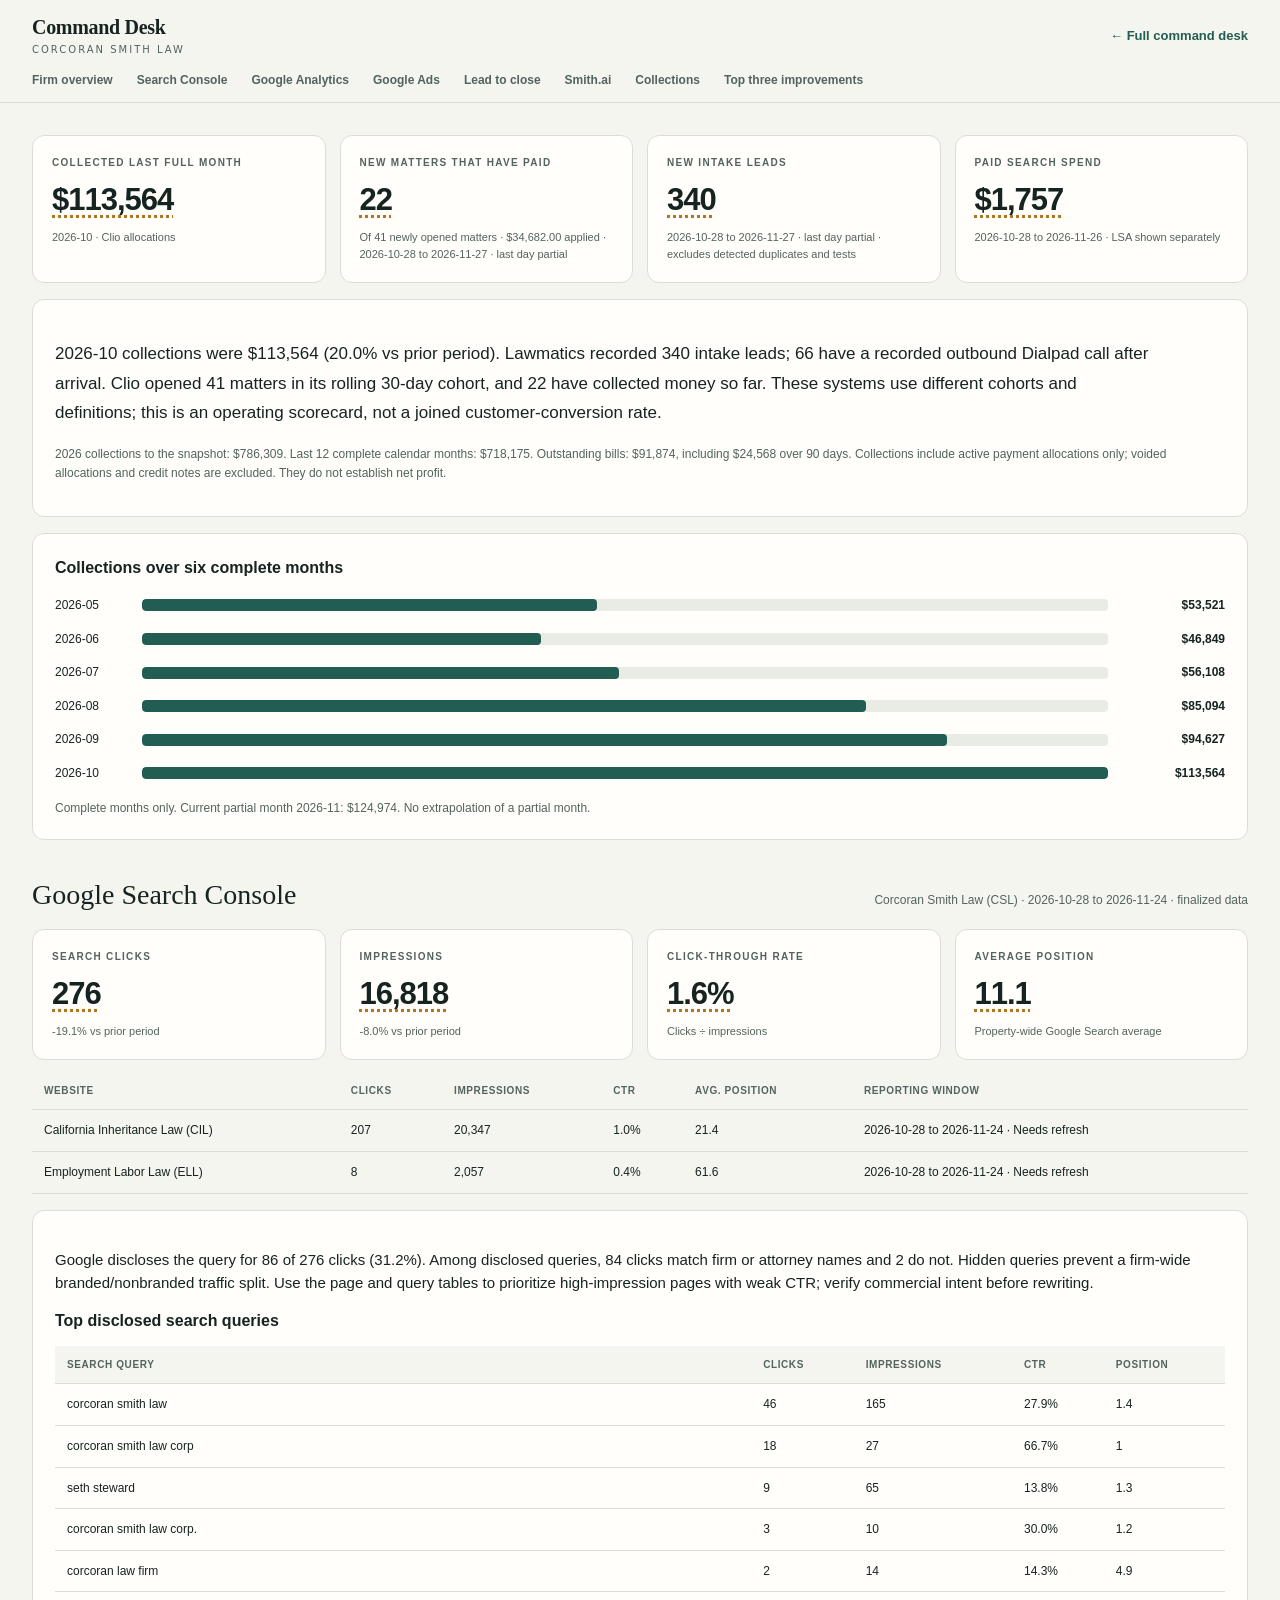
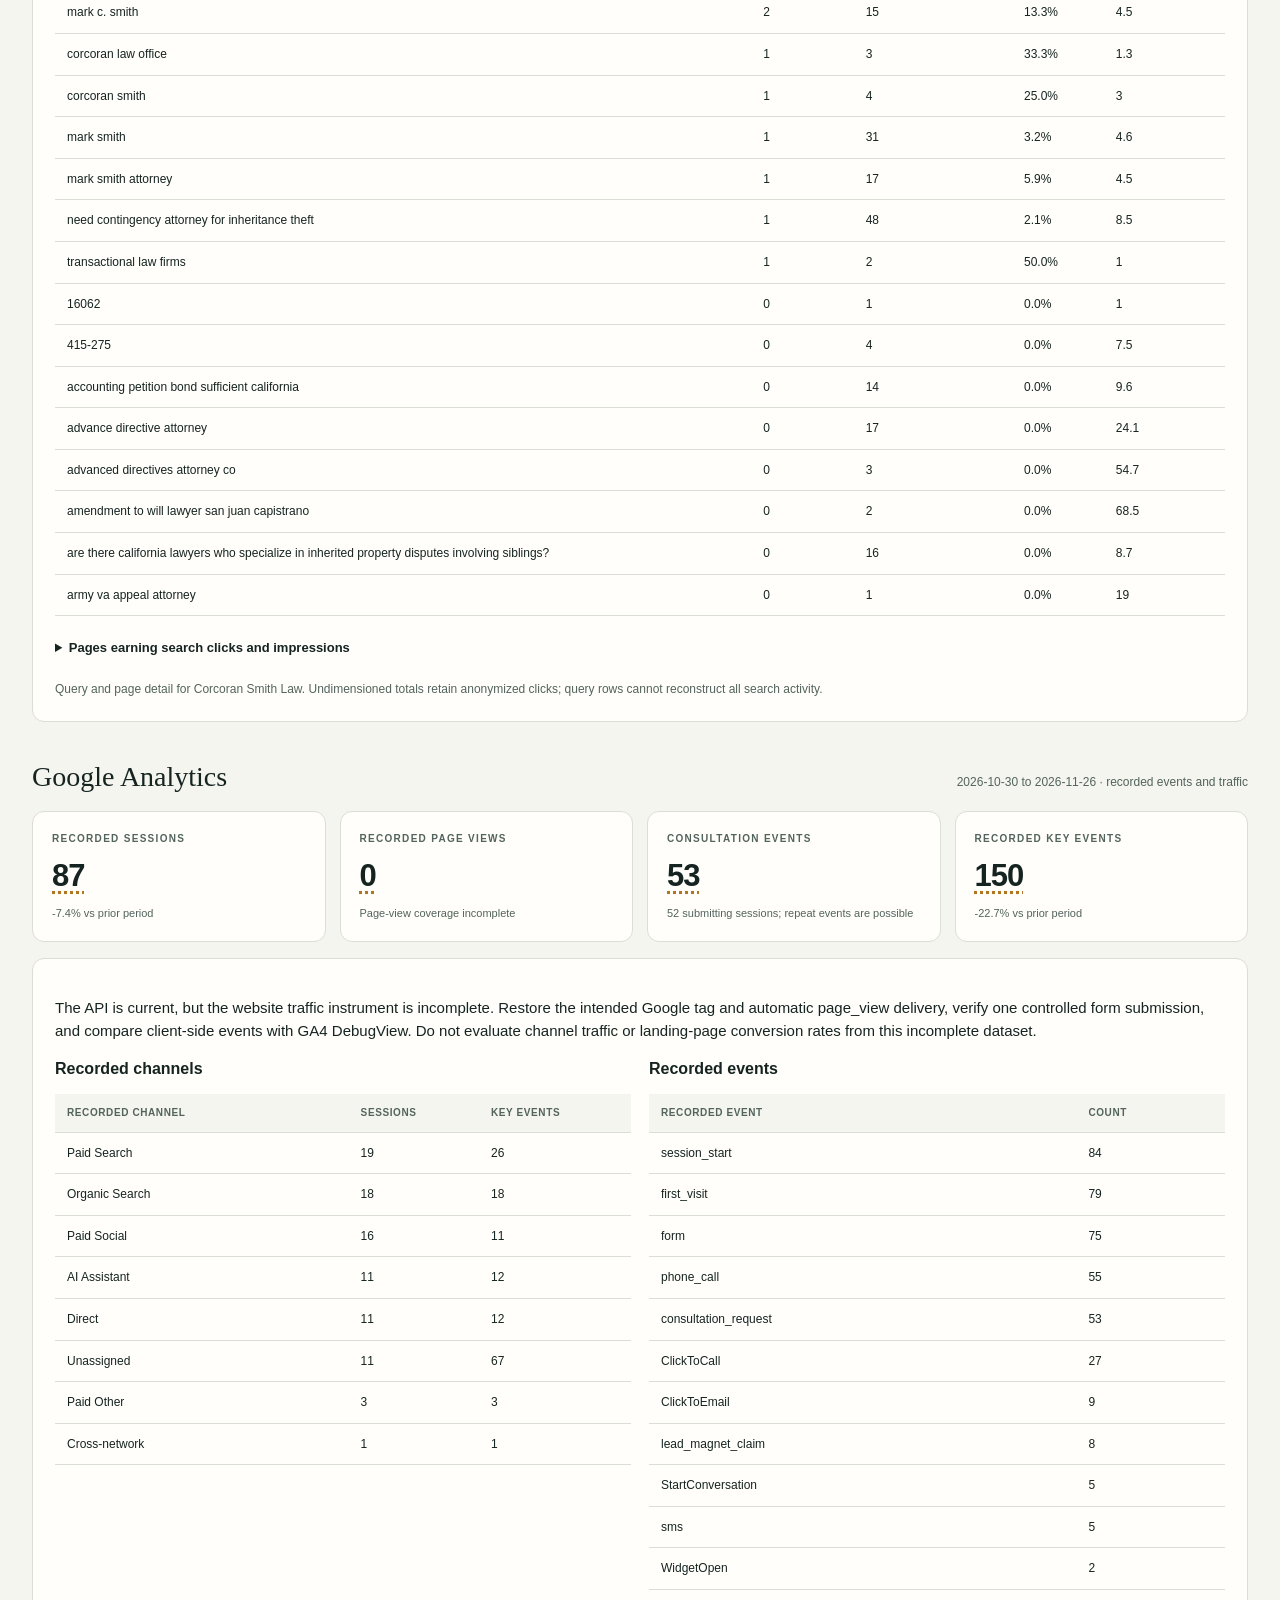
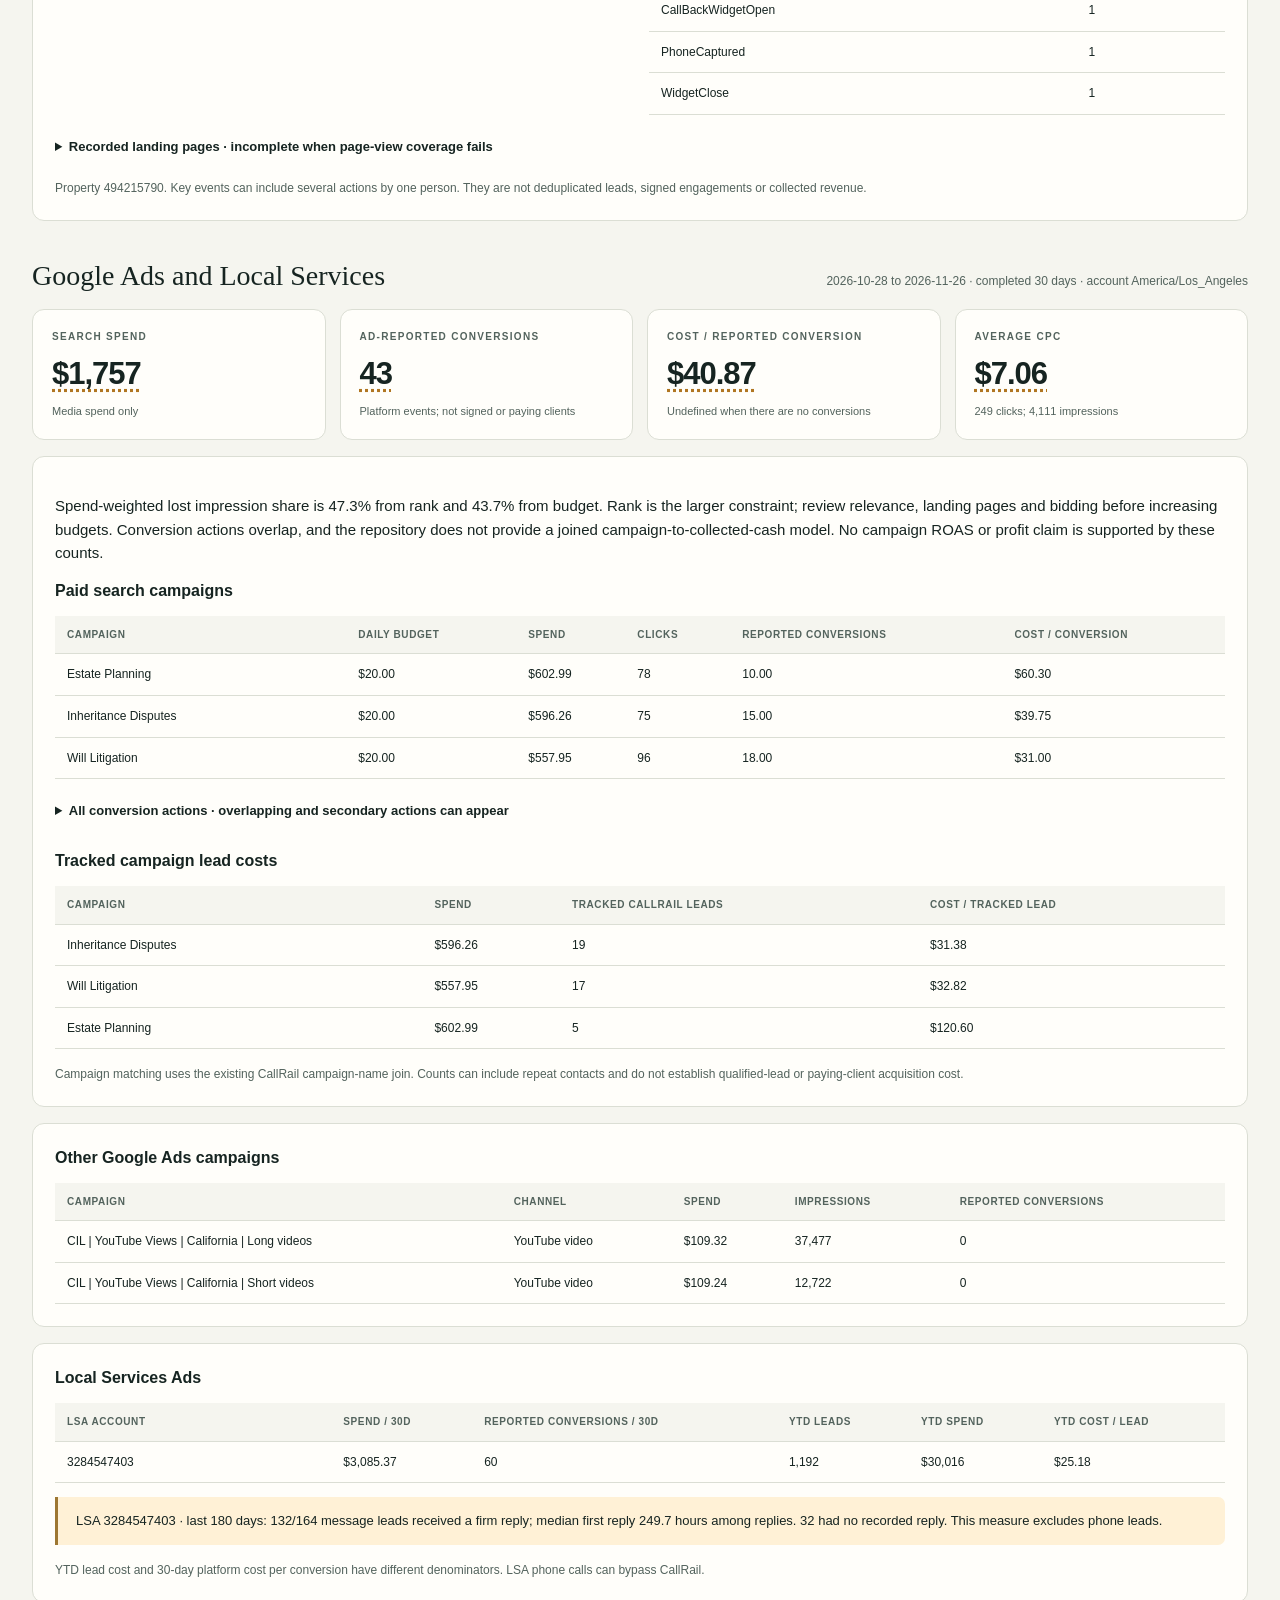
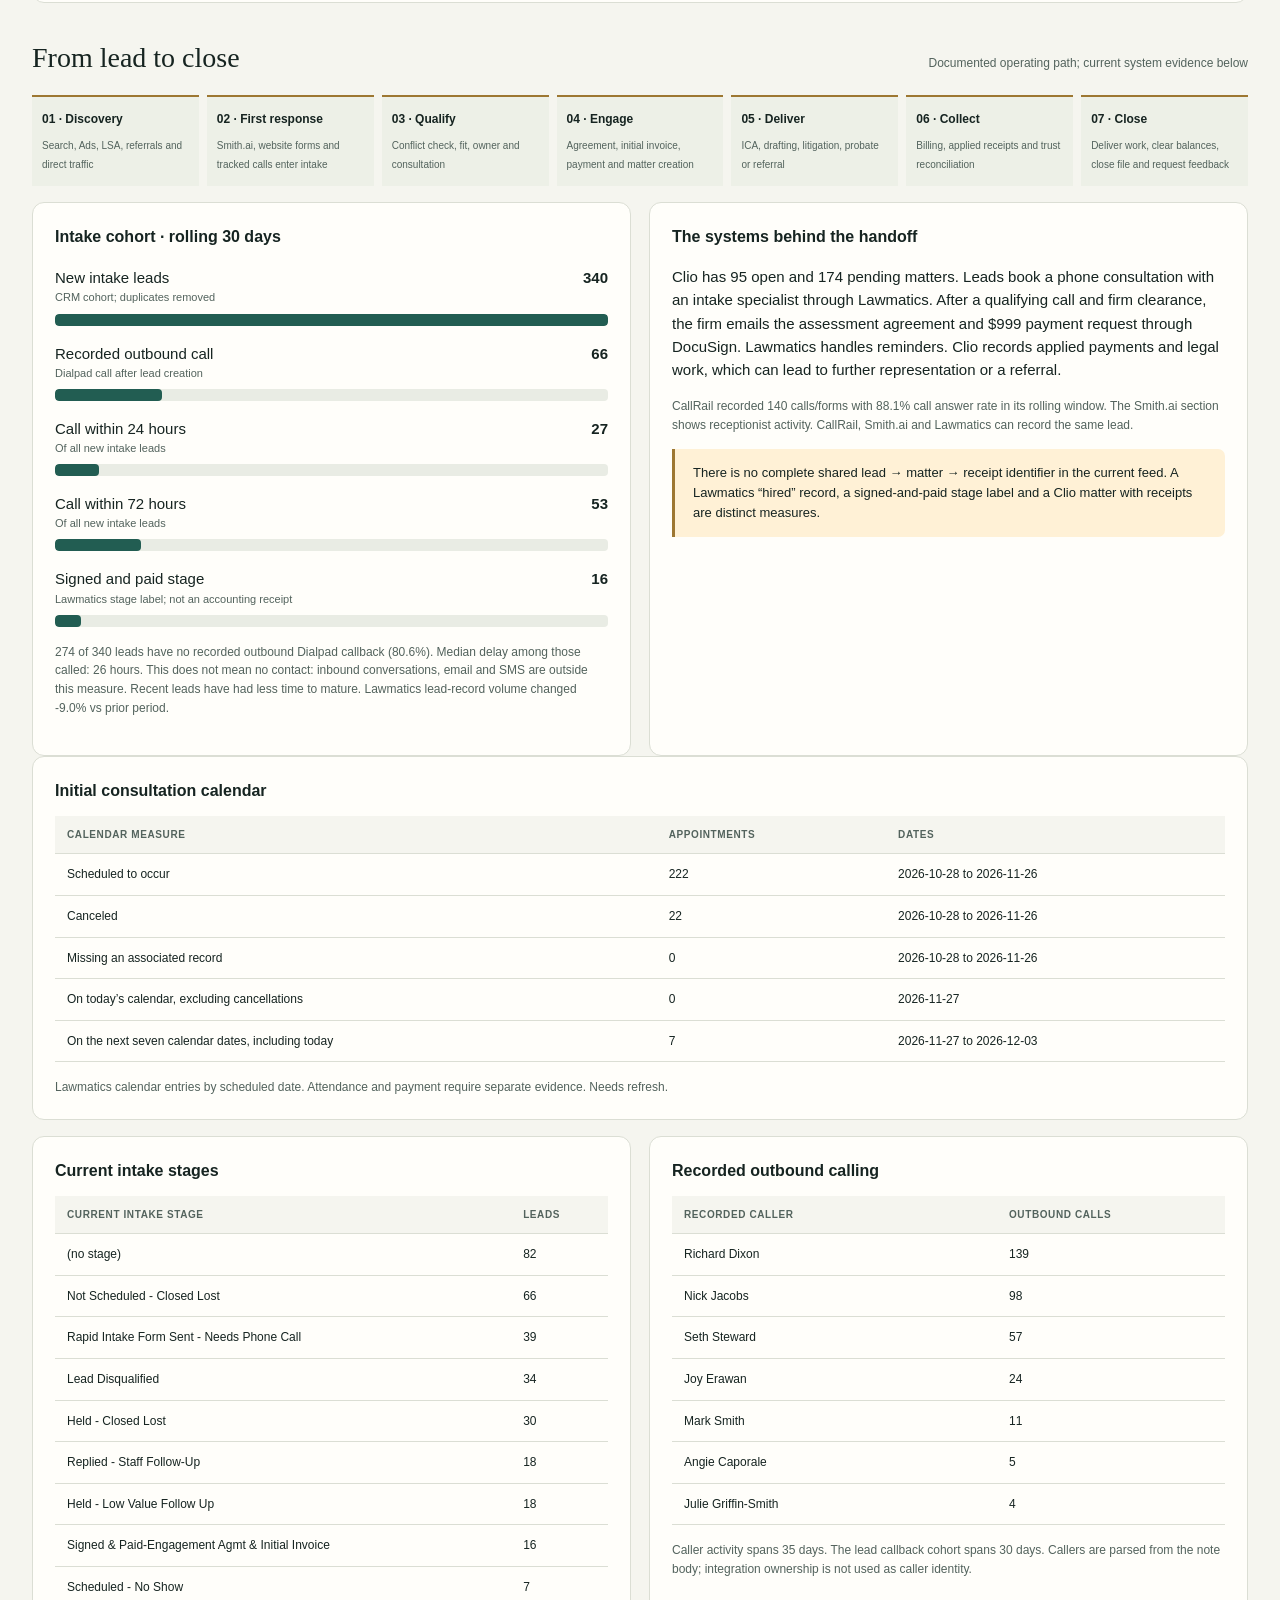
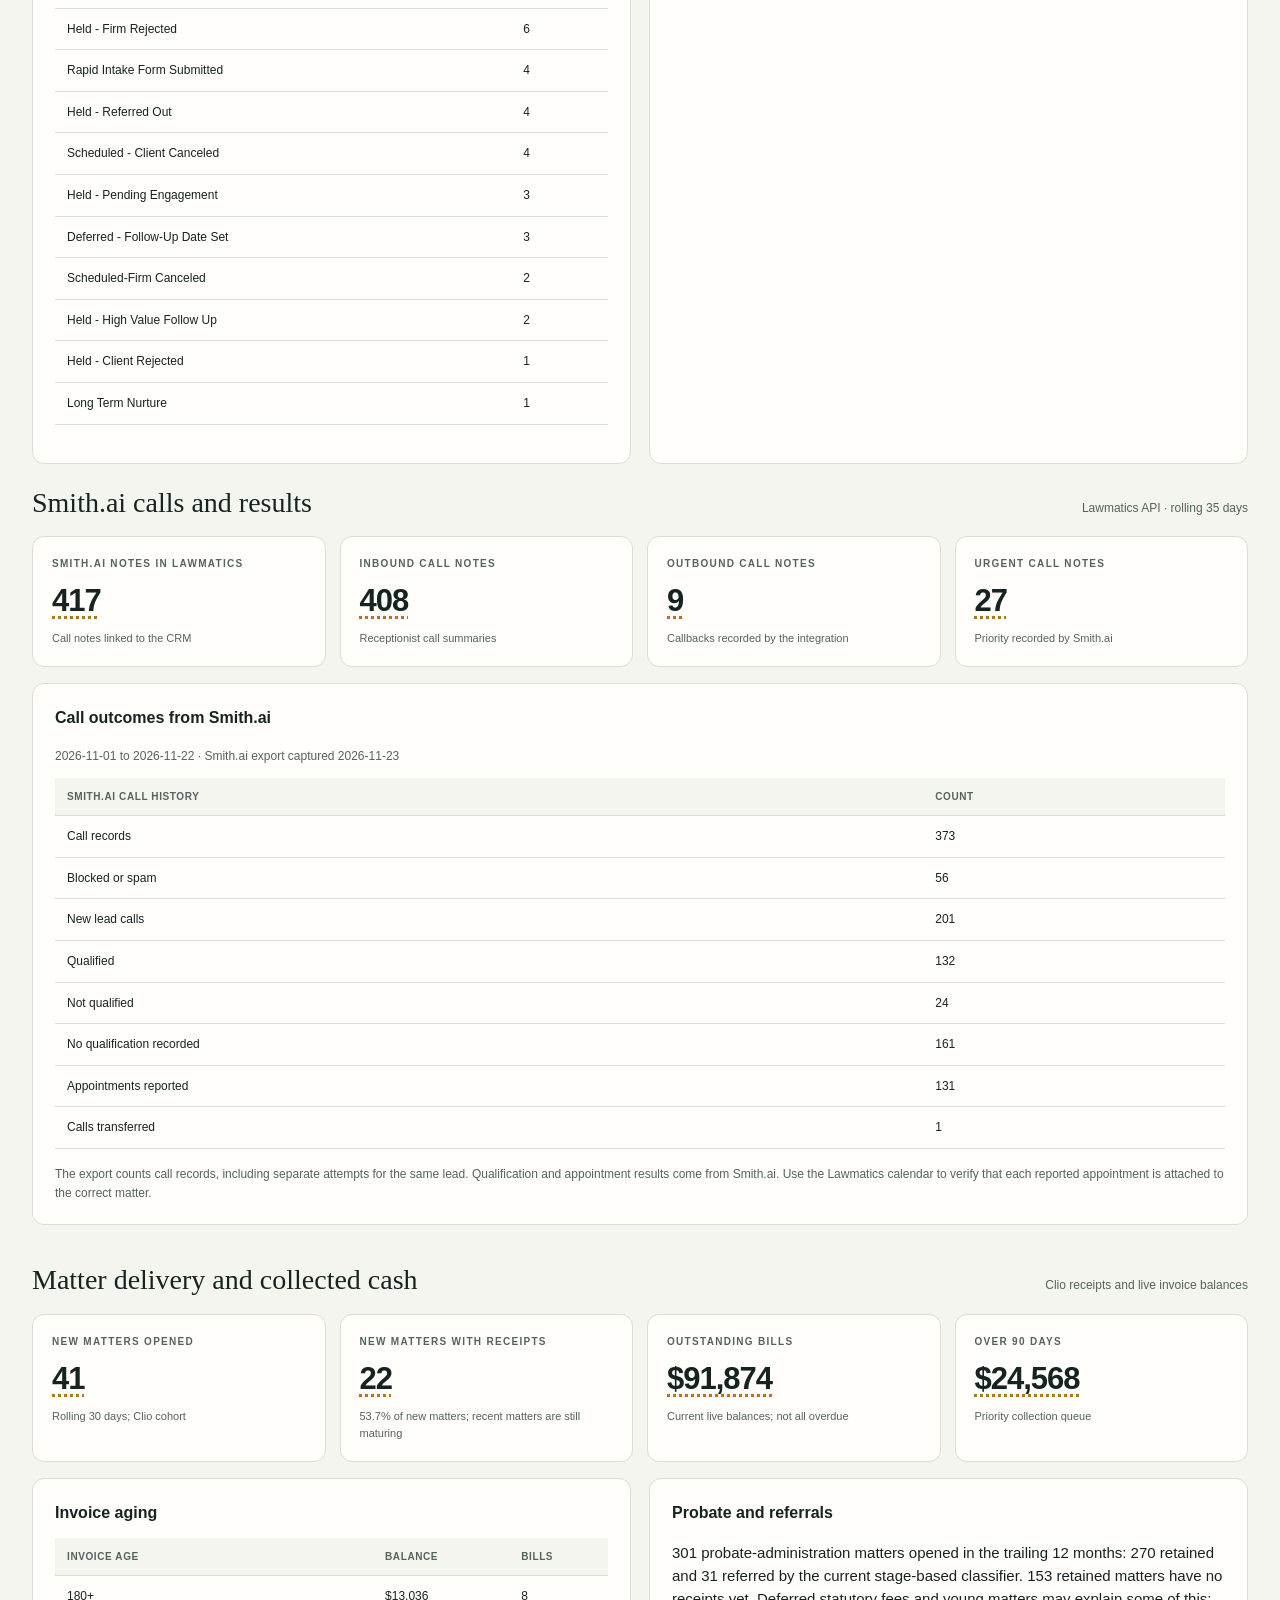
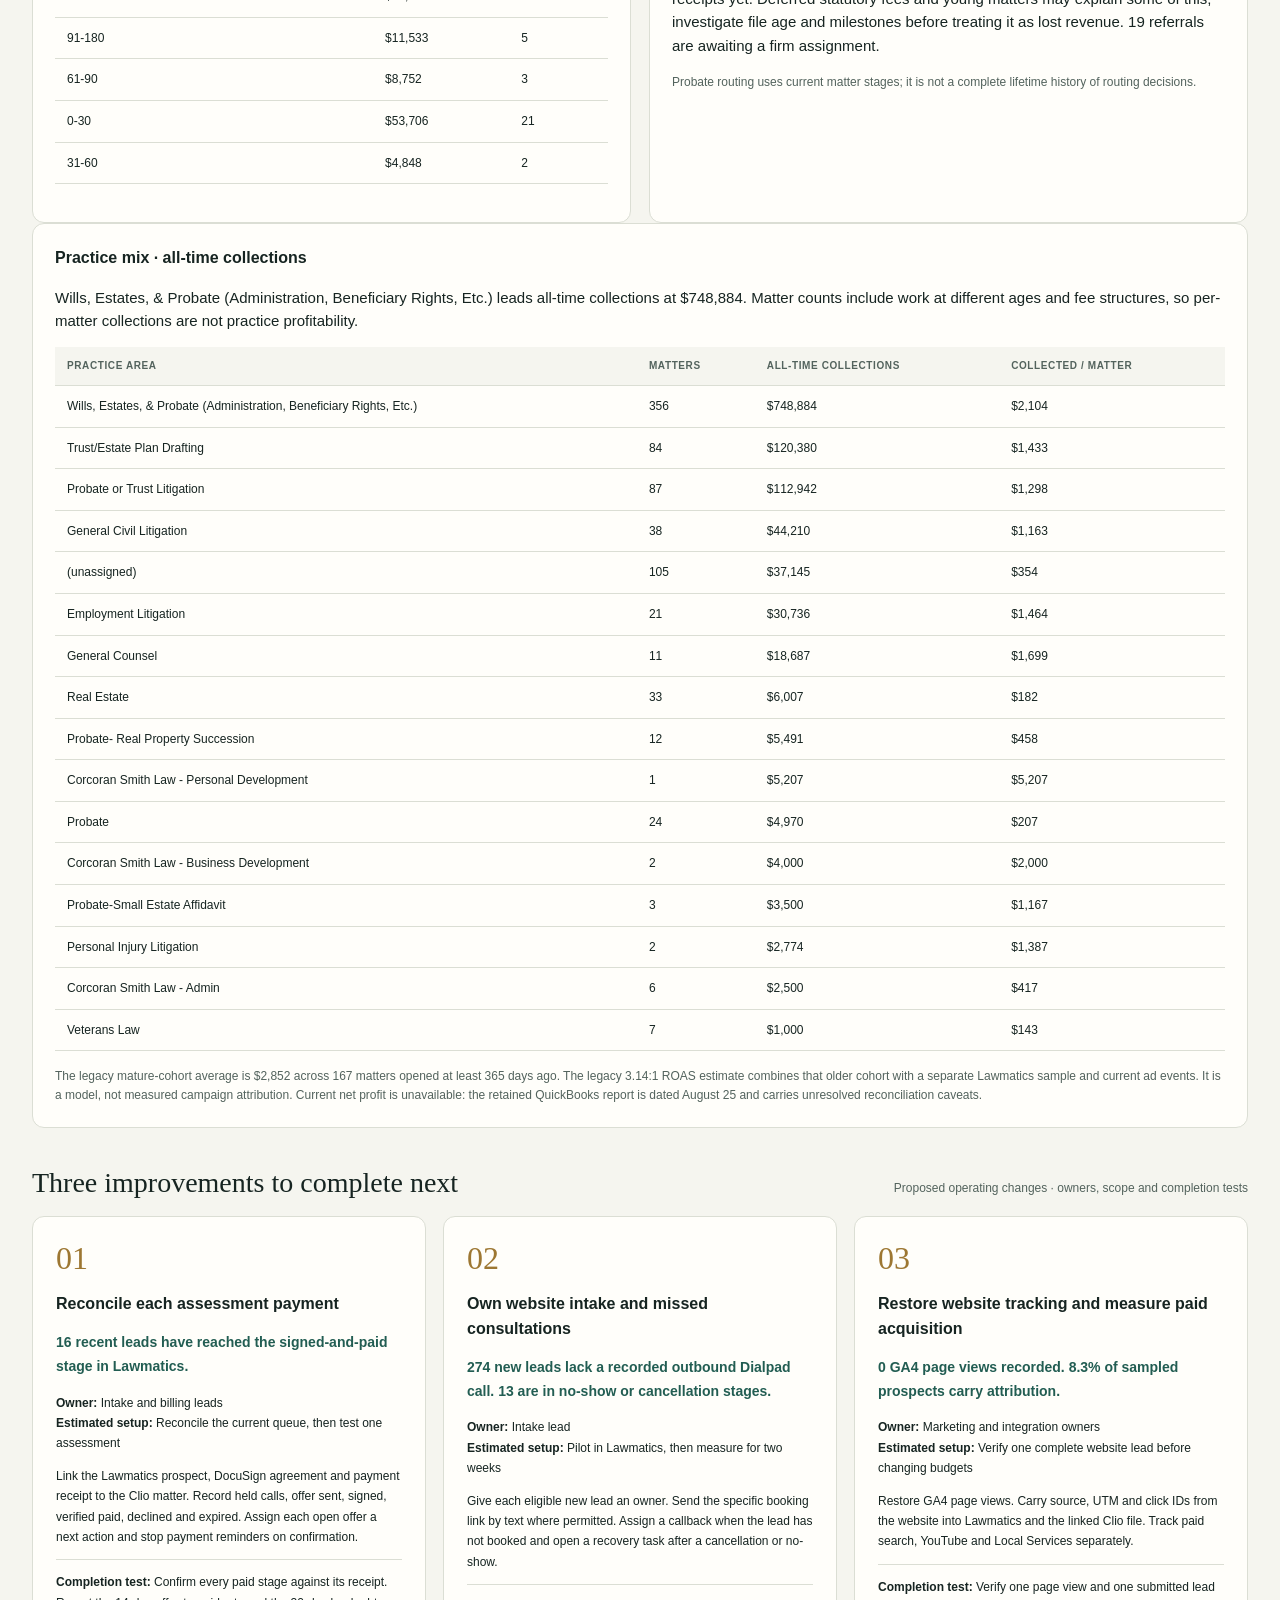
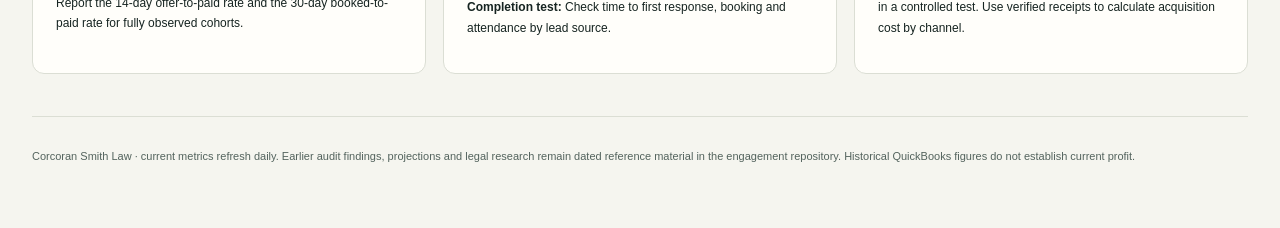
<file: review/index.html>
<!DOCTYPE html><html lang="en"><head><meta charset="utf-8"><meta name="robots" content="noindex, nofollow, noarchive, nosnippet"><title>CSL Operating Review</title>
<meta name="viewport" content="width=device-width, initial-scale=1">
<link rel="stylesheet" href="../data-status.css?v=1ae7be1feb28">
<script src="../data-status.js?v=e63da4d74528"></script>
<script>window.CSL_ASSET_BASE='../';</script>
<script src="../marketing-trends.js?v=c9885d0d2d49" defer></script>
<script src="../dashboard.js?v=d2fd0f75ff7b" defer></script>
<style>
:root{color-scheme:light;--page:#f5f5ef;--card:#fffefa;--ink:#162421;--ink-2:#53635d;--ink-3:#728078;--line:#dbded4;--accent:#225d52;--gold:#9d7732}
*{box-sizing:border-box}html{scroll-behavior:smooth;scroll-padding-top:130px}body{margin:0;background:var(--page);color:var(--ink);font:15px/1.55 -apple-system,BlinkMacSystemFont,"Segoe UI",sans-serif}a{color:var(--accent)}button,a,summary{touch-action:manipulation}a:focus-visible,summary:focus-visible{outline:3px solid var(--gold);outline-offset:4px}header{position:sticky;top:0;z-index:5;background:#f5f5eff5;backdrop-filter:blur(10px);border-bottom:1px solid var(--line)}.header-inner{max-width:1480px;margin:auto;padding:16px 32px 0}.brand-row{display:flex;gap:16px;align-items:center;justify-content:space-between}.brand{font:600 20px Georgia,serif;letter-spacing:-.3px}.firm{display:block;font:10px/1.5 system-ui,sans-serif;text-transform:uppercase;letter-spacing:2px;color:var(--ink-2);margin-top:3px}.review-link{font-size:13px;text-decoration:none;font-weight:650}nav{display:flex;gap:24px;overflow-x:auto;padding:14px 0 12px}nav a{white-space:nowrap;text-decoration:none;font-size:12px;font-weight:650;color:var(--ink-2)}main{max-width:1480px;margin:auto;padding:32px}.hero{display:flex;justify-content:space-between;align-items:end;gap:24px;margin-bottom:26px}.eyebrow{font-size:10px;font-weight:700;letter-spacing:2px;text-transform:uppercase;color:var(--gold);margin:0 0 10px}h1{font:400 clamp(32px,4vw,49px)/1.1 Georgia,serif;letter-spacing:-1px;margin:0 0 12px}h2{font:400 28px/1.2 Georgia,serif;margin:0}h3{font-size:16px;margin:0 0 10px}.hero p{margin:0;color:var(--ink-2)}.hero-side{max-width:290px;font-size:12px;border-left:2px solid var(--gold);padding-left:16px}.section{margin-top:38px;min-width:0}.section-head{display:flex;align-items:baseline;justify-content:space-between;gap:16px;margin-bottom:17px}.section-head p{font-size:12px;color:var(--ink-2);margin:0}.cards{display:grid;grid-template-columns:repeat(4,minmax(0,1fr));gap:14px}.metric{background:var(--card);border:1px solid var(--line);border-radius:12px;padding:19px;min-width:0}.metric .label{font-size:10px;line-height:1.5;text-transform:uppercase;letter-spacing:1.3px;font-weight:650;margin:0 0 13px;color:var(--ink-2)}.metric strong{font-size:31px;line-height:1.1;letter-spacing:-1px;font-weight:650}.metric p:last-child{font-size:11px;color:var(--ink-2);margin:12px 0 0}.panel{background:var(--card);border:1px solid var(--line);border-radius:12px;padding:22px;min-width:0;margin-top:16px}.two-col{display:grid;grid-template-columns:repeat(2,minmax(0,1fr));gap:18px;align-items:start}.two-col .panel{height:100%}.notice{background:#fff1d6;border-left:3px solid var(--gold);padding:14px 18px;font-size:13px;border-radius:0 7px 7px 0;margin:14px 0}.notice.good{background:#e9f0e7;border-color:var(--accent)}.lede{font-size:17px;line-height:1.75;max-width:1100px}.muted,.caption{color:var(--ink-2);font-size:12px}.caption{margin:16px 0 0}.table-scroll{overflow-x:auto;max-width:100%;margin-top:12px}table{width:100%;border-collapse:collapse;font-size:12px}th{text-align:left;font-size:10px;letter-spacing:.6px;text-transform:uppercase;color:var(--ink-2);background:#f5f5ef;white-space:nowrap}td,th{padding:11px 12px;border-bottom:1px solid var(--line);vertical-align:top}td:first-child{min-width:180px;max-width:440px;overflow-wrap:anywhere}td:not(:first-child){font-variant-numeric:tabular-nums;white-space:nowrap}details.table-details{margin-top:16px}summary{cursor:pointer;font-size:13px;font-weight:650;padding:6px 0}.bar-row{display:grid;grid-template-columns:75px minmax(0,1fr) 105px;gap:12px;align-items:center;font-size:12px;margin:15px 0}.bar-row b{text-align:right;font-variant-numeric:tabular-nums}.track{height:12px;border-radius:4px;background:#e9ece4;overflow:hidden}.track i{display:block;height:100%;background:var(--accent);border-radius:4px}.flow{display:grid;grid-template-columns:repeat(7,minmax(0,1fr));gap:8px;margin-top:20px}.flow div{border-top:2px solid var(--gold);padding:13px 10px;background:#edf0e7;font-size:12px}.flow b{display:block;margin-bottom:8px}.flow small{color:var(--ink-2)}.funnel-row{display:grid;grid-template-columns:minmax(0,1fr) 50px;gap:7px 16px;margin:16px 0}.funnel-row strong{text-align:right}.funnel-row small{display:block;font-size:11px;color:var(--ink-2)}.funnel-row .track{grid-column:1/-1}.priority-grid{display:grid;grid-template-columns:repeat(3,minmax(0,1fr));gap:17px}.priority{background:var(--card);padding:23px;border:1px solid var(--line);border-radius:12px}.rank{font:32px Georgia,serif;color:var(--gold);display:block;margin-bottom:15px}.priority p{font-size:12px;line-height:1.7}.priority .evidence{font-size:14px;color:var(--accent);font-weight:600}.done{border-top:1px solid var(--line);padding-top:12px}.source-link{font-size:11px}.review-only{display:none}footer{border-top:1px solid var(--line);margin:42px 0 0;padding:20px 0;font-size:11px;color:var(--ink-2)}
@media(max-width:1000px){.flow{grid-template-columns:repeat(4,minmax(0,1fr))}.priority-grid{grid-template-columns:1fr}.cards{grid-template-columns:repeat(2,minmax(0,1fr))}.hero-side{display:none}}
@media(max-width:650px){.header-inner{padding:12px 18px 0}main{padding:24px 18px}.brand{font-size:17px}.review-link{font-size:11px}nav{gap:20px}.hero{display:block}.section-head{display:block}.section-head p{margin-top:8px}.two-col{grid-template-columns:minmax(0,1fr);gap:0}.cards{gap:10px}.metric{padding:15px}.metric strong{font-size:26px}.panel{padding:17px}.flow{grid-template-columns:repeat(2,minmax(0,1fr))}.bar-row{grid-template-columns:65px minmax(0,1fr) 85px;gap:8px;font-size:11px}.data-source-list li{min-width:0}h2{font-size:25px}}
@media(prefers-reduced-motion:reduce){html{scroll-behavior:auto}}

.skip{position:absolute;left:16px;top:-80px;background:var(--card);padding:8px;z-index:10}.skip:focus{top:8px}
</style></head><body>
<a href="#overview" class="skip">Skip to dashboard content</a>
<header><div class="header-inner"><div class="brand-row"><div class="brand">Command Desk<span class="firm">Corcoran Smith Law</span></div><a class="review-link" href="../">← Full command desk</a></div><nav aria-label="Dashboard sections"><a href="#overview">Firm overview</a><a href="#search">Search Console</a><a href="#analytics">Google Analytics</a><a href="#advertising">Google Ads</a><a href="#lead-to-close">Lead to close</a><a href="#smith-ai">Smith.ai</a><a href="#cash">Collections</a><a href="#improvements">Top three improvements</a></nav></div></header>
<main><h1 class="visually-hidden">The last 30 days</h1>
<section id="overview" aria-label="Receipts, intake and acquisition"><div id="scorecard" class="cards" data-dynamic></div><div class="panel"><p id="business-summary" class="lede">Current figures are loading.</p><p id="cash-summary" class="muted"></p></div><div class="panel"><h3>Collections over six complete months</h3><div id="collections-chart" data-dynamic></div><p id="collections-caption" class="caption"></p></div></section>
<section id="search" class="section"><div class="section-head"><h2>Google Search Console</h2><p id="gsc-window"></p></div><div id="gsc-metrics" class="cards" data-dynamic></div><div id="gsc-related-sites" data-dynamic></div><div class="panel"><p id="gsc-analysis"></p><h3>Top disclosed search queries</h3><div id="gsc-queries" data-dynamic></div><details class="table-details"><summary>Pages earning search clicks and impressions</summary><div id="gsc-pages" data-dynamic></div></details><p class="caption">Query and page detail for Corcoran Smith Law. Undimensioned totals retain anonymized clicks; query rows cannot reconstruct all search activity.</p></div></section>
<section id="analytics" class="section"><div class="section-head"><h2>Google Analytics</h2><p id="ga4-window"></p></div><div id="ga4-metrics" class="cards" data-dynamic></div><div class="panel"><p id="ga4-analysis"></p><div class="two-col"><div><h3>Recorded channels</h3><div id="ga4-channels" data-dynamic></div></div><div><h3>Recorded events</h3><div id="ga4-events" data-dynamic></div></div></div><details class="table-details"><summary>Recorded landing pages · incomplete when page-view coverage fails</summary><div id="ga4-landings" data-dynamic></div></details><p class="caption">Property 494215790. Key events can include several actions by one person. They are not deduplicated leads, signed engagements or collected revenue.</p></div></section>
<section id="advertising" class="section"><div class="section-head"><h2>Google Ads and Local Services</h2><p id="ads-window"></p></div><div id="ads-metrics" class="cards" data-dynamic></div><div class="panel"><p id="ads-analysis"></p><h3>Paid search campaigns</h3><div id="ads-campaigns" data-dynamic></div><details class="table-details"><summary>All conversion actions · overlapping and secondary actions can appear</summary><div id="ads-actions" data-dynamic></div></details><h3 style="margin-top:22px">Tracked campaign lead costs</h3><div id="campecon" data-dynamic></div><p id="campaign-note" class="caption"></p></div><div id="other-ads-panel" class="panel" hidden><h3>Other Google Ads campaigns</h3><div id="other-ads-table" data-dynamic></div></div><div class="panel"><h3>Local Services Ads</h3><div id="lsa-table" data-dynamic></div><div id="lsa-response" data-dynamic></div><p class="caption">YTD lead cost and 30-day platform cost per conversion have different denominators. LSA phone calls can bypass CallRail.</p></div></section>
<section id="lead-to-close" class="section"><div class="section-head"><h2>From lead to close</h2><p>Documented operating path; current system evidence below</p></div><div class="flow" aria-label="Firm business process"><div><b>01 · Discovery</b><small>Search, Ads, LSA, referrals and direct traffic</small></div><div><b>02 · First response</b><small>Smith.ai, website forms and tracked calls enter intake</small></div><div><b>03 · Qualify</b><small>Conflict check, fit, owner and consultation</small></div><div><b>04 · Engage</b><small>Agreement, initial invoice, payment and matter creation</small></div><div><b>05 · Deliver</b><small>ICA, drafting, litigation, probate or referral</small></div><div><b>06 · Collect</b><small>Billing, applied receipts and trust reconciliation</small></div><div><b>07 · Close</b><small>Deliver work, clear balances, close file and request feedback</small></div></div><div class="two-col"><div class="panel"><h3>Intake cohort · rolling 30 days</h3><div id="funnel" data-dynamic></div><p id="intake-analysis" class="caption"></p></div><div class="panel"><h3>The systems behind the handoff</h3><p id="delivery-note"></p><p id="tracking-evidence" class="caption"></p><p class="notice">There is no complete shared lead → matter → receipt identifier in the current feed. A Lawmatics “hired” record, a signed-and-paid stage label and a Clio matter with receipts are distinct measures.</p></div></div><div class="panel"><h3>Initial consultation calendar</h3><div id="consultation-calendar" data-dynamic></div><p id="consultation-window" class="caption"></p></div><div class="two-col"><div class="panel"><h3>Current intake stages</h3><div id="outcomes" data-dynamic></div></div><div class="panel"><h3>Recorded outbound calling</h3><div id="callers" data-dynamic></div><p id="caller-note" class="caption"></p></div></div></section>
<section id="smith-ai" class="section"><div class="section-head"><h2>Smith.ai calls and results</h2><p id="smith-window"></p></div><div id="smith-metrics" class="cards" data-dynamic></div><div class="panel"><h3>Call outcomes from Smith.ai</h3><p id="smith-export-window" class="caption"></p><div id="smith-results" data-dynamic></div><p id="smith-result-note" class="caption"></p></div></section>
<section id="cash" class="section"><div class="section-head"><h2>Matter delivery and collected cash</h2><p>Clio receipts and live invoice balances</p></div><div id="close-metrics" class="cards" data-dynamic></div><div class="two-col"><div class="panel"><h3>Invoice aging</h3><div id="ar-table" data-dynamic></div></div><div class="panel"><h3>Probate and referrals</h3><p id="probate-note"></p><p class="caption">Probate routing uses current matter stages; it is not a complete lifetime history of routing decisions.</p></div></div><div class="panel"><h3>Practice mix · all-time collections</h3><p id="practice-note"></p><div id="practice-table" data-dynamic></div><p id="model-note" class="caption"></p></div></section>
<section id="improvements" class="section"><div class="section-head"><h2>Three improvements to complete next</h2><p>Proposed operating changes · owners, scope and completion tests</p></div><div id="priorities" class="priority-grid" data-dynamic></div></section>
<footer><p>Corcoran Smith Law · current metrics refresh daily. Earlier audit findings, projections and legal research remain dated reference material in the engagement repository. Historical QuickBooks figures do not establish current profit.</p></footer></main>
</body></html>
</file>
<file: data-status.css>
.visually-hidden { position:absolute; width:1px; height:1px; overflow:hidden; clip-path:inset(50%); white-space:nowrap; }
[data-m][data-quality="snapshot"], [data-m][data-quality="stale"] { text-decoration:underline dotted #b07622; text-underline-offset:5px; }
[data-m][data-quality="unavailable"] { color:var(--ink-3,#76796f); }
</file>
<file: growth.css>
.growth-hero {
  padding: clamp(20px, 3vw, 36px);
  border-radius: 16px;
  background: #143c34;
  color: #fffefa;
}
.growth-hero h1 { margin-bottom: 24px; }
.growth-hero .metric { background: #205348; border-color: #437569; }
.growth-hero .metric .label, .growth-hero .metric p:last-child { color: #e1ede6; }
.growth-hero .metric strong { color: #fffefa; font-variant-numeric: tabular-nums; }
.growth-hero .metric .label { margin-bottom: 10px; font-size: 11px; letter-spacing: .06em; }

.growth-actions { margin: 28px 0 24px; }
.growth-actions h2 { margin-bottom: 14px; }
.growth-action-grid { display: grid; grid-template-columns: repeat(3, minmax(0, 1fr)); gap: 14px; }
.growth-action {
  display: flex;
  flex-direction: column;
  gap: 9px;
  padding: 18px 20px;
  border: 1px solid var(--line);
  border-top: 3px solid #679a80;
  border-radius: 10px;
  background: var(--card);
}
.growth-action:first-child { border-top-color: #b37d33; }
.growth-action h3, .growth-action p { margin: 0; }
.growth-action p { color: var(--ink-2); font-size: 13px; }
.growth-action a { margin-top: auto; width: fit-content; font-size: 13px; font-weight: 650; }
.growth-summary h3 { margin-top: 20px; }

.growth-trend .trend-head { display: flex; justify-content: space-between; gap: 16px; align-items: start; }
.growth-trend .trend-controls { display: flex; flex-wrap: wrap; gap: 10px; }
.growth-trend .trend-controls label { font-size: 12px; color: var(--ink-2); }
.growth-trend select {
  display: block;
  min-height: 38px;
  padding: 5px 8px;
  font: inherit;
  font-size: 13px;
  color: var(--ink);
  background: #fff;
  border: 1px solid #87968e;
  border-radius: 6px;
}
.growth-trend .trend-context { margin: 4px 0 18px; }
.trend-visual { display: grid; grid-template-columns: max-content minmax(0, 1fr); gap: 4px 10px; }
.trend-scale { display: flex; flex-direction: column; justify-content: space-between; text-align: right; line-height: 1; }
.trend-bars {
  height: 158px;
  display: grid;
  grid-auto-flow: column;
  grid-auto-columns: minmax(0, 1fr);
  align-items: end;
  gap: clamp(2px, .45vw, 6px);
  background: repeating-linear-gradient(to top, var(--line) 0 1px, transparent 1px 50%);
  border-top: 1px solid var(--line);
}
.trend-bars i { display: block; background: #2e7864; border-radius: 3px 3px 0 0; min-height: 2px; }
.trend-bars i:hover { background: #164e42; }
.trend-bars .missing { height: 2px; min-height: 0; background: transparent; }
.trend-dates { grid-column: 2; display: flex; justify-content: space-between; gap: 6px; }
.trend-days { margin-top: 10px; }
.trend-days .table-scroll { max-height: 220px; }
.meta-status { margin-bottom: 0; }
.meta-metrics { margin: 16px 0; }
.source-warning { color: #78501e; }

@media(max-width: 850px) { .growth-action-grid { grid-template-columns: 1fr; } }
@media(max-width: 540px) {
  .growth-trend .trend-head { display: block; }
  .growth-trend .trend-controls { margin: 10px 0; }
  .growth-hero { padding: 15px; }
  .growth-hero .metric { padding: 12px; }
  .growth-hero .metric .label { font-size: 10px; }
}
</file>
<file: operations.css>
:root {
  color-scheme: light;
  --page: #f4f6f1;
  --paper: #fffefa;
  --ink: #192c28;
  --secondary: #52645c;
  --ink-2: var(--secondary);
  --line: #dce4db;
  --green: #256a56;
  --alert: #77501e;
  font: 15px/1.52 system-ui, sans-serif;
  color: var(--ink);
  background: var(--page);
}
* { box-sizing: border-box; }
body { margin: 0; }
a { color: var(--green); }
a:focus-visible, select:focus-visible { outline: 3px solid #b27b30; outline-offset: 4px; }
.skip { position: absolute; left: 12px; top: -100px; padding: 8px; background: var(--paper); z-index: 5; }
.skip:focus { top: 8px; }
.shell { width: min(calc(100% - 56px), 1260px); margin-inline: auto; }
.site-header { position: sticky; top: 0; z-index: 4; background: var(--paper); border-bottom: 1px solid var(--line); }
.header-inner { display: flex; align-items: center; justify-content: space-between; gap: 22px; min-height: 68px; }
.site-header a { text-decoration: none; }
.brand { font: 600 20px/1.1 Georgia, serif; color: var(--ink); }
.brand span { display: block; margin-top: 5px; font: 600 12px/1.2 system-ui, sans-serif; color: var(--secondary); }
nav { display: flex; gap: clamp(14px, 3vw, 32px); padding-block: 8px; }
nav a { white-space: nowrap; font-weight: 650; font-size: 13px; }
nav { align-items: center; }
.report-menu summary { cursor: pointer; color: var(--green); font-size: 13px; font-weight: 700; white-space: nowrap; }
.report-menu summary:focus-visible { outline: 3px solid #b27b30; outline-offset: 4px; }
.report-menu-grid { position: absolute; top: 100%; right: max(14px, calc((100% - 1260px) / 2)); width: min(730px, calc(100vw - 28px)); display: grid; grid-template-columns: repeat(3, minmax(0,1fr)); gap: 16px; padding: 18px 20px; background: var(--paper); border: 1px solid var(--line); border-radius: 0 0 12px 12px; box-shadow: 0 12px 25px #192c2826; }
.report-menu-grid a { display: block; white-space: normal; margin-top: 7px; }
.report-menu-grid a:hover { text-decoration: underline; }
main { padding-block: 26px 42px; }
h1, h2, h3, p { margin: 0; }
h1, h2 { font-family: Georgia, serif; font-weight: 500; }
h1 { font-size: clamp(35px, 5vw, 55px); line-height: 1.05; letter-spacing: -.025em; }
h2 { font-size: clamp(23px, 3vw, 29px); line-height: 1.18; }
h3 { font-size: 14px; line-height: 1.3; }
.hero { background: #153a32; color: #fffefa; border-radius: 18px; padding: clamp(22px, 3.6vw, 40px); }
.hero-head { display: flex; align-items: end; justify-content: space-between; gap: 12px 28px; }
#scorecard-period { color: #d3e4d9; margin-top: 8px; }
.source-state { color: #d3e4d9; font-size: 13px; text-align: right; }
.source-state[data-stale="true"] { color: #ffe0a6; }
.highlights { display: grid; grid-template-columns: repeat(4, minmax(0,1fr)); gap: 12px; margin-top: 24px; }
.metric { background: #204e43; border: 1px solid #49786a; border-radius: 10px; padding: 14px 16px; }
.metric .label, .metric .note { color: #e1ece5; font-size: 12px; }
.metric strong { display: block; font-size: clamp(25px, 4vw, 37px); line-height: 1.2; margin-block: 4px; font-variant-numeric: tabular-nums; }
.split { display: grid; grid-template-columns: 1.25fr 1fr; gap: 17px; margin-top: 17px; }
.split.secondary { grid-template-columns: 1fr 1fr; }
.panel { min-width: 0; padding: clamp(16px, 2.2vw, 26px); background: var(--paper); border: 1px solid var(--line); border-radius: 13px; }
main section[id], .anchor-alias { scroll-margin-top: 94px; }
.anchor-alias { display: block; height: 0; }
.report-section { margin-top: 17px; }
.report-detail { margin-top: 14px; }
.report-detail summary, .trend-days summary { cursor: pointer; font-size: 13px; font-weight: 650; }
.growth-trend { margin-top: 14px; }
.trend-days .table-scroll { overflow: auto; }
.muted { color: var(--secondary); font-size: 13px; }
.warning { color: var(--alert); font-weight: 650; }
.panel-heading { display: flex; justify-content: space-between; align-items: start; gap: 12px; }
.caption { color: var(--secondary); font-size: 13px; margin-top: 6px; }
.funnel-steps { display: grid; gap: 12px; margin-top: 19px; }
.funnel-row { display: grid; grid-template-columns: minmax(0, 1fr) max-content; align-items: center; gap: 5px 10px; }
.funnel-row strong { font-variant-numeric: tabular-nums; }
.bar-track { grid-column: 1 / -1; height: 7px; background: #e8eee7; border-radius: 3px; overflow: hidden; }
.bar-fill { display: block; height: 100%; border-radius: inherit; background: var(--green); }
.follow-up-items { display: grid; gap: 2px; margin-top: 12px; }
.follow-up { display: grid; grid-template-columns: 73px 1fr; gap: 12px; padding: 13px 0; border-bottom: 1px solid var(--line); }
.follow-up:last-child { border-bottom: 0; }
.follow-up strong { color: var(--alert); font-size: 20px; font-variant-numeric: tabular-nums; }
.follow-up .caption { margin-top: 4px; }
.trend-picker { font-size: 12px; color: var(--secondary); }
select { display: block; max-width: 100%; margin-top: 2px; padding: 7px; border: 1px solid #82968a; border-radius: 5px; background: var(--paper); color: var(--ink); font: inherit; }
.trend-grid { display: grid; grid-auto-columns: 1fr; grid-auto-flow: column; gap: 12px; margin-top: 14px; }
.trend-column { display: grid; grid-template-rows: 1fr auto; min-width: 0; text-align: center; gap: 4px; }
.trend-plot { display: flex; height: 123px; flex-direction: column; justify-content: end; align-items: center; border-bottom: 1px solid var(--line); }
.trend-plot strong { font-size: 13px; font-variant-numeric: tabular-nums; }
.trend-plot .bar-fill { width: min(53%,54px); border-radius: 4px 4px 0 0; min-height: 0; }
.trend-column .caption { margin: 0; }
.table-wrap { overflow: auto; margin-top: 12px; }
.long-table { max-height: 430px; }
.long-table thead th { position: sticky; top: 0; }
table { border-collapse: collapse; width: 100%; font-size: 13px; }
th, td { border-bottom: 1px solid var(--line); padding: 9px 8px; text-align: left; }
thead th { background: #edf2eb; color: #39564b; font-size: 12px; }
tbody th { font-weight: 600; }
td { white-space: nowrap; font-variant-numeric: tabular-nums; }
td[data-below="true"] { color: var(--alert); font-weight: 650; }
.funnel-volume { display: block; width: 72px; }
.table-trend { display: grid; min-width: 108px; height: 22px; grid-auto-columns: minmax(2px, 1fr); grid-auto-flow: column; align-items: end; gap: 2px; }
.trend-mark { background: var(--green); border-radius: 2px 2px 0 0; }
.trend-mark[data-zero="true"] { background: #83a497; }
footer { margin-top: 21px; color: var(--secondary); font-size: 12px; }
@media (max-width: 820px) {
  .split, .split.secondary { grid-template-columns: 1fr; }
  .highlights { grid-template-columns: repeat(2, minmax(0,1fr)); }
}
@media (max-width: 565px) {
  .shell { width: calc(100% - 28px); }
  .header-inner { display: block; padding-top: 13px; }
  nav { gap: clamp(9px,3vw,16px); flex-wrap: wrap; }
  nav > a, .report-menu summary { font-size: 12px; }
  .report-menu-grid { grid-template-columns: repeat(2, minmax(0,1fr)); max-height: 65vh; overflow: auto; }
  main section[id], .anchor-alias { scroll-margin-top: 118px; }
  .hero-head { display: block; }
  .source-state { margin-top: 8px; text-align: left; }
  .hero { padding: 18px; }
  .metric { padding: 10px; }
  th, td { padding-inline: 6px; }
}
</file>
